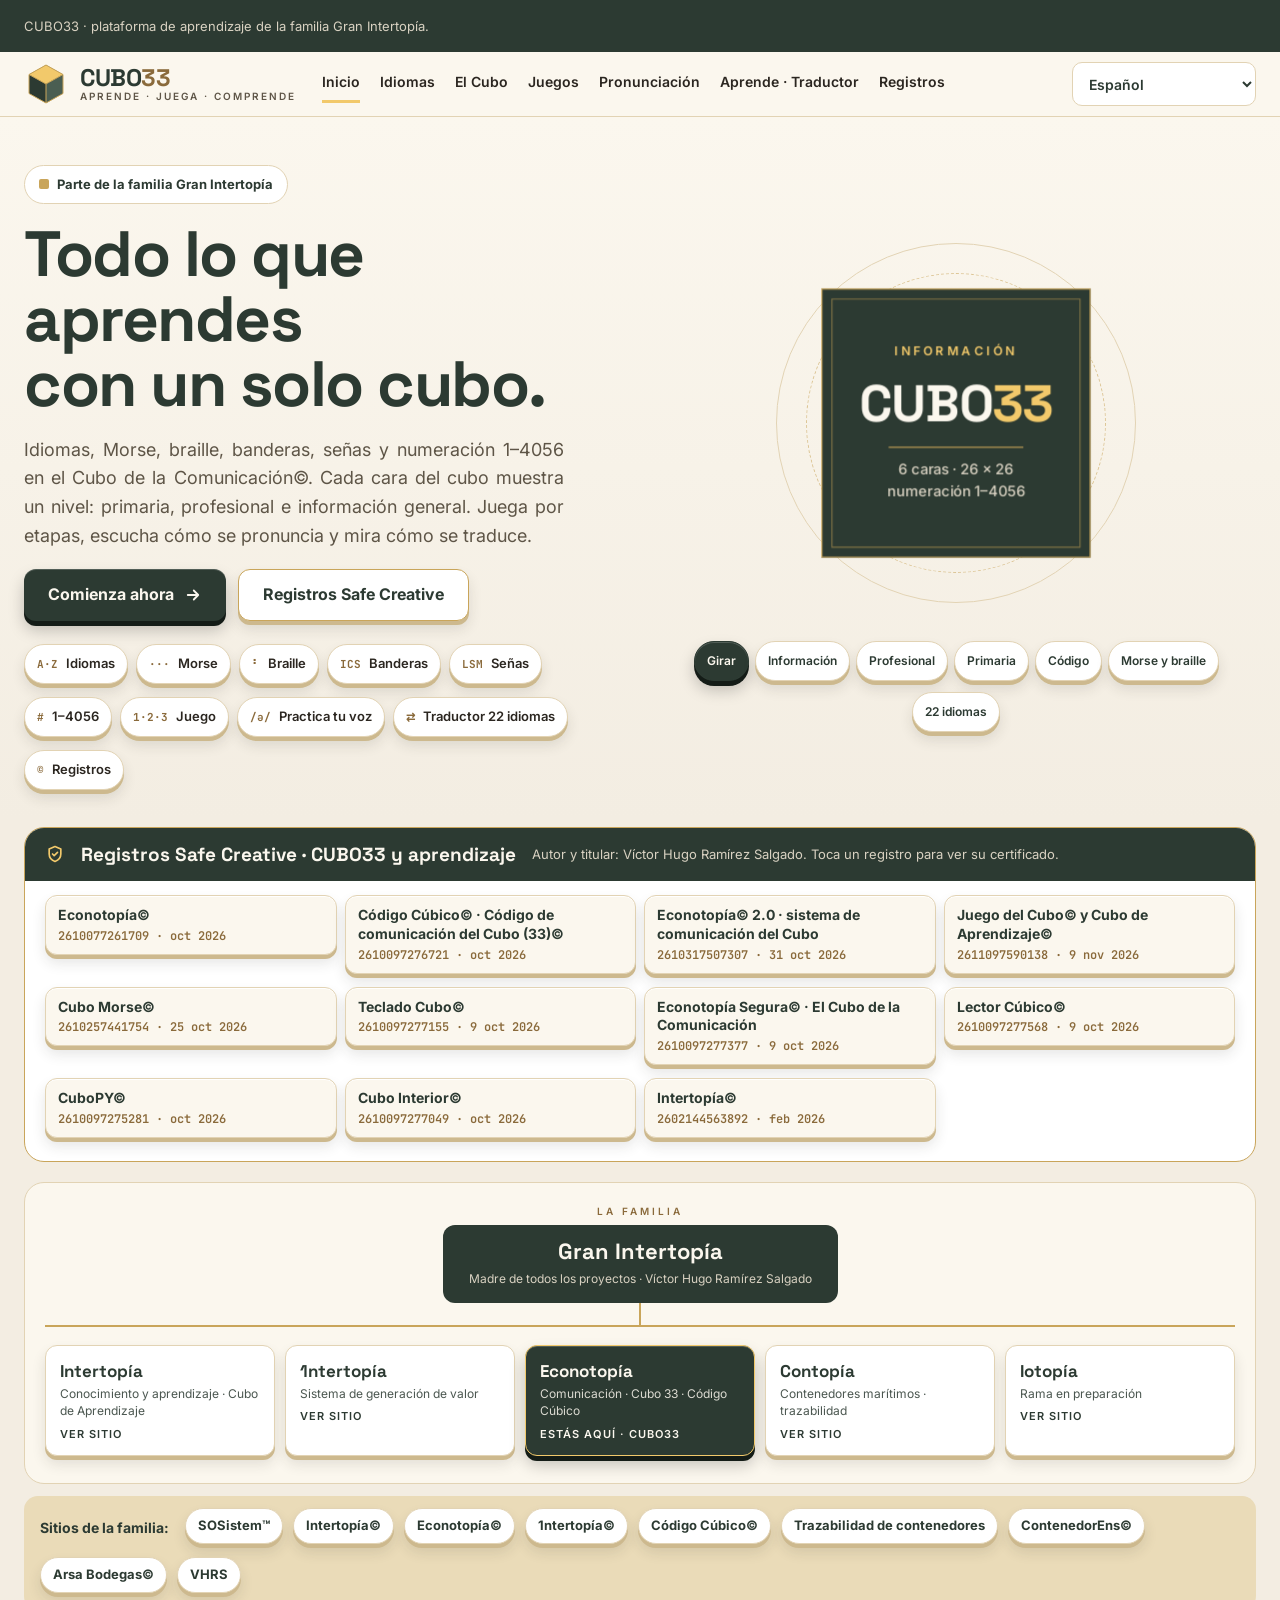
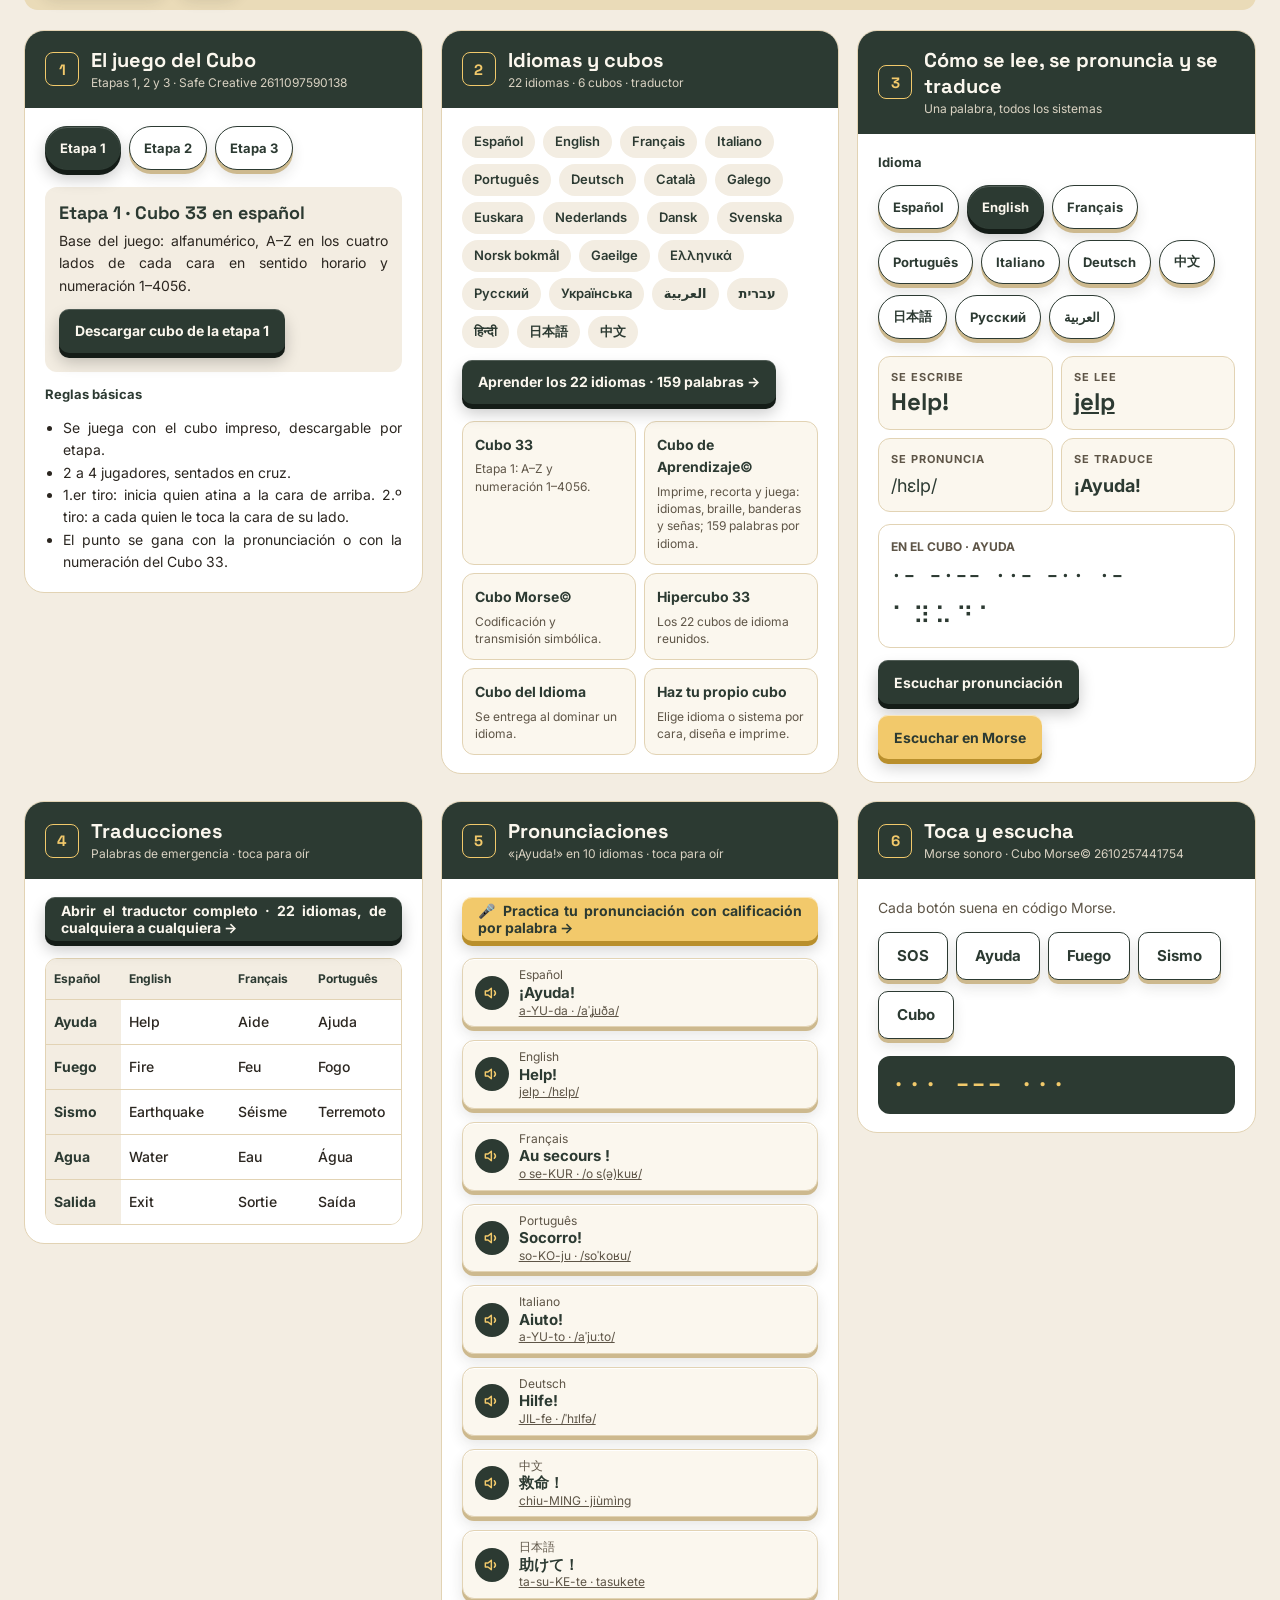
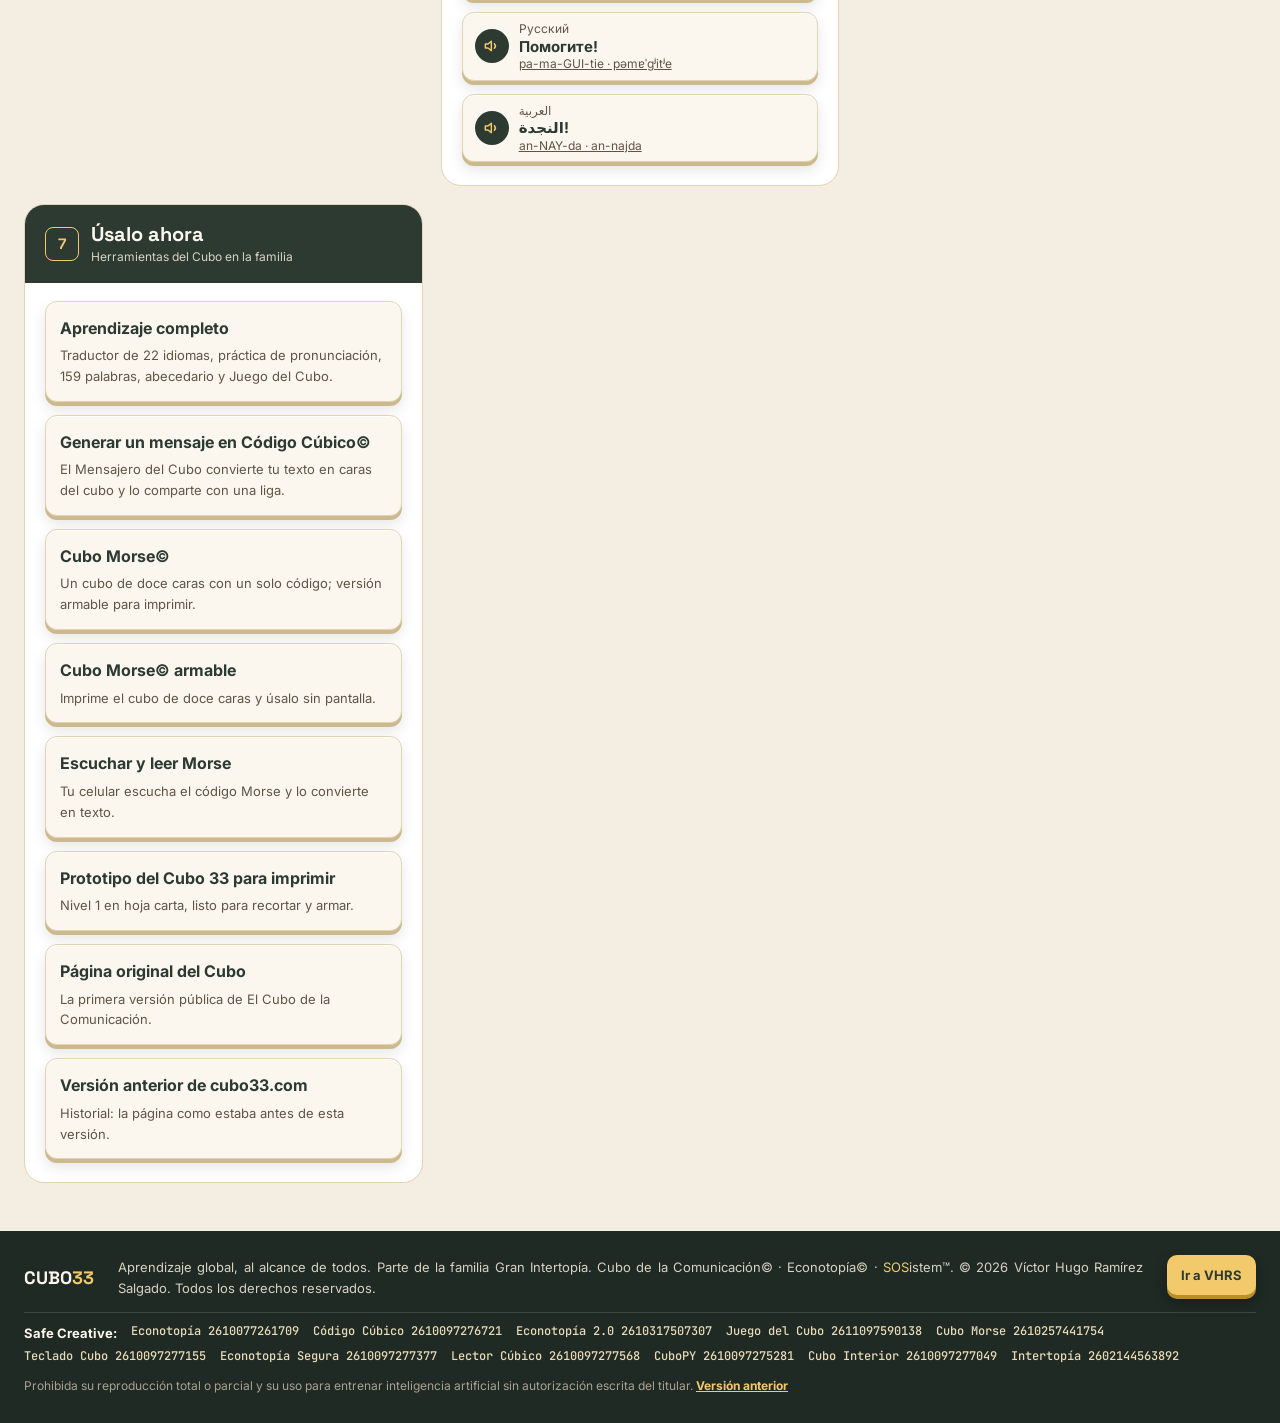
<file: index.html>
<!doctype html>
<html lang="es">
<head>
<meta charset="utf-8">
<meta name="viewport" content="width=device-width,initial-scale=1">
<title>CUBO33 · Aprende, juega y comprende con el Cubo de la Comunicación©</title>
<meta name="description" content="CUBO33: plataforma de aprendizaje del Cubo de la Comunicación©. Idiomas, Morse, braille, banderas, señas y numeración 1–4056 en un cubo de seis caras. Parte de la familia Gran Intertopía. Obra de Víctor Hugo Ramírez Salgado.">
<meta name="author" content="Víctor Hugo Ramírez Salgado">
<meta name="theme-color" content="#2C3A32">
<link rel="canonical" href="https://cubo33.com/">
<meta property="og:type" content="website"><meta property="og:url" content="https://cubo33.com/">
<meta property="og:title" content="CUBO33 · Todo lo que aprendes con un solo cubo"><meta property="og:description" content="CUBO33: plataforma de aprendizaje del Cubo de la Comunicación©. Idiomas, Morse, braille, banderas, señas y numeración 1–4056 en un cubo de seis caras. Parte de la familia Gran Intertopía. Obra de Víctor Hugo Ramírez Salgado.">
<meta name="twitter:card" content="summary">
<link rel="preconnect" href="https://fonts.googleapis.com"><link rel="preconnect" href="https://fonts.gstatic.com" crossorigin>
<link href="https://fonts.googleapis.com/css2?family=Inter:wght@400;500;600;700&family=Space+Grotesk:wght@500;600;700&family=JetBrains+Mono:wght@500;700&display=swap" rel="stylesheet">
<link rel="stylesheet" href="estilo.css?v=F3">
<script type="application/ld+json">{"@context": "https://schema.org", "@type": "WebSite", "name": "CUBO33 · El Cubo de la Comunicación©", "url": "https://cubo33.com/", "description": "CUBO33: plataforma de aprendizaje del Cubo de la Comunicación©. Idiomas, Morse, braille, banderas, señas y numeración 1–4056 en un cubo de seis caras. Parte de la familia Gran Intertopía. Obra de Víctor Hugo Ramírez Salgado.", "inLanguage": "es", "author": {"@type": "Person", "name": "Víctor Hugo Ramírez Salgado", "url": "https://victorhugoramirezsalgado.com"}, "copyrightHolder": {"@type": "Person", "name": "Víctor Hugo Ramírez Salgado"}, "copyrightYear": 2026}</script>
</head>
<body>
<div class="regreso" id="regreso" data-sin-origen>
<div class="cont">
<a class="btn-regresar" id="btn-regresar" href="https://victorhugoramirezsalgado.com"><svg width="16" height="16" viewBox="0 0 24 24" fill="none" stroke="currentColor" stroke-width="2.6" stroke-linecap="round" stroke-linejoin="round" aria-hidden="true"><path d="M15 18l-6-6 6-6"/></svg><span>Regresar a <span class="origen-nombre">VHRS</span></span></a>
<small class="con-origen">Abriste CUBO33 desde <span class="origen-nombre">VHRS</span>; esa página sigue abierta.</small>
<small class="sin-origen">CUBO33 · plataforma de aprendizaje de la familia Gran Intertopía.</small>
</div></div>

<header class="cab"><div class="cont">
<a class="logo" href="#inicio" aria-label="CUBO33 · Aprende. Juega. Comprende.">
<svg width="44" height="44" viewBox="0 0 44 44" aria-hidden="true"><path d="M22 3L39 12.5V31.5L22 41L5 31.5V12.5Z" fill="#2C3A32"/><path d="M22 3L39 12.5L22 22L5 12.5Z" fill="#F2C96B"/><path d="M22 22V41L39 31.5V12.5Z" fill="#4A5E52"/><path d="M22 3L39 12.5V31.5L22 41L5 31.5V12.5Z M22 22L39 12.5 M22 22L5 12.5 M22 22V41" fill="none" stroke="#C9A55A" stroke-width="1"/></svg>
<span><b>CUBO<span>33</span></b><small>APRENDE · JUEGA · COMPRENDE</small></span></a>
<nav class="menu" aria-label="Principal"><a href="#inicio">Inicio</a><a href="#idiomas">Idiomas</a><a href="#cubo">El Cubo</a><a href="#juego">Juegos</a><a href="#pronunciaciones">Pronunciación</a><a href="aprende/">Aprende · Traductor</a><a href="#registros">Registros</a></nav>
<label class="idioma"><span class="oculto">Idioma del sitio</span><select id="idioma" aria-label="Idioma"><option value="">Español</option>
<optgroup label="ONU"><option value="en">English</option><option value="fr">Français</option><option value="ar">العربية</option><option value="zh-CN">中文</option><option value="ru">Русский</option></optgroup>
<optgroup label="Europa"><option value="pt">Português</option><option value="de">Deutsch</option><option value="it">Italiano</option><option value="nl">Nederlands</option><option value="pl">Polski</option><option value="uk">Українська</option><option value="el">Ελληνικά</option><option value="sv">Svenska</option><option value="ro">Română</option><option value="ca">Català</option><option value="eu">Euskara</option><option value="gl">Galego</option></optgroup>
<optgroup label="Asia"><option value="ja">日本語</option><option value="ko">한국어</option><option value="hi">हिन्दी</option><option value="vi">Tiếng Việt</option><option value="th">ไทย</option><option value="id">Bahasa Indonesia</option><option value="tr">Türkçe</option><option value="he">עברית</option><option value="fa">فارسی</option></optgroup>
<optgroup label="Regionales"><option value="yua">Maya yucateco</option><option value="nhe">Náhuatl</option></optgroup></select></label>
</div></header>

<main id="inicio">
<section class="portada"><div class="cont">
<div class="texto">
<span class="sello"><i></i>Parte de la familia Gran Intertopía</span>
<h1 data-morse="CUBO 33" title="Toca para oír en Morse">Todo lo que aprendes<br>con un solo cubo.</h1>
<p class="lema">Idiomas, Morse, braille, banderas, señas y numeración 1–4056 en el Cubo de la Comunicación©. Cada cara del cubo muestra un nivel: primaria, profesional e información general. Juega por etapas, escucha cómo se pronuncia y mira cómo se traduce.</p>
<div class="acciones"><a class="b1" href="#juego">Comienza ahora <svg width="18" height="18" viewBox="0 0 24 24" fill="none" stroke="currentColor" stroke-width="2.4" stroke-linecap="round" stroke-linejoin="round" aria-hidden="true"><path d="M5 12h14M13 6l6 6-6 6"/></svg></a><a class="b2" href="#registros">Registros Safe Creative</a></div>
<div class="chips"><a href="#idiomas"><span>A·Z</span>Idiomas</a><a href="#morse"><span>···</span>Morse</a><a href="#como"><span>⠃</span>Braille</a><a href="#idiomas"><span>ICS</span>Banderas</a><a href="#idiomas"><span>LSM</span>Señas</a><a href="#cubo"><span>#</span>1–4056</a><a href="#juego"><span>1·2·3</span>Juego</a><a href="aprende/#pv"><span>/ə/</span>Practica tu voz</a><a href="aprende/#tr"><span>⇄</span>Traductor 22 idiomas</a><a href="#registros"><span>©</span>Registros</a></div>
</div>

<div class="escena-c" id="cubo">
<div class="escena">
<div class="aro" aria-hidden="true"></div><div class="aro b" aria-hidden="true"></div>
<div class="cubo gira" id="cubo33" role="img" aria-label="Cubo 33 girando; cada cara muestra un nivel del aprendizaje">
<div class="cara c1"><span class="et">INFORMACIÓN</span><b>CUBO<span>33</span></b><hr><small>6 caras · 26 × 26<br>numeración 1–4056</small></div>
<div class="cara c2"><div class="fila"><span class="et">PROFESIONAL</span><span class="mono" style="font-weight:700;font-size:10px;color:var(--verde)">CARA 1</span></div>
<svg viewBox="0 0 260 260" aria-hidden="true"><defs><pattern id="c33malla" width="10" height="10" patternUnits="userSpaceOnUse"><path d="M10 0H0V10" fill="none" stroke="#D8CBAE" stroke-width="0.6"/></pattern></defs><rect width="260" height="260" fill="url(#c33malla)" stroke="#2C3A32" stroke-width="1.2"/><rect x="60" y="0" width="10" height="10" fill="#2C3A32"/><rect x="170" y="0" width="10" height="10" fill="#2C3A32"/><rect x="170" y="40" width="10" height="10" fill="#C9A55A"/><rect x="120" y="80" width="10" height="10" fill="#2C3A32"/><rect x="210" y="80" width="10" height="10" fill="#C9A55A"/><rect x="60" y="140" width="10" height="10" fill="#2C3A32"/><rect x="140" y="170" width="10" height="10" fill="#C9A55A"/><rect x="250" y="180" width="10" height="10" fill="#2C3A32"/><rect x="70" y="200" width="10" height="10" fill="#C9A55A"/><rect x="30" y="230" width="10" height="10" fill="#2C3A32"/></svg>
<div class="pie-c"><span>A</span><span>(cara−1)×676 + (fila−1)×26 + col</span><span>Z</span></div></div>
<div class="cara c3"><div class="tit">PRIMARIA · APRENDE JUGANDO</div><div class="rej"><span class="v">A</span><span>B</span><span class="o">C</span><span>1</span><span class="m">2</span><span>3</span><span class="h">Hola</span><span class="br">⠓</span><span class="mo">·–</span></div></div>
<div class="cara c4"><span class="et">CÓDIGO DEL CUBO 33</span><pre>CUBO·33 ◇ KA3 ▸
L1 JB HU
L2 YQ JA
L3 KZ EF
L4 EU Y
◂ J06</pre><small>Firma: 3 inicio · 3 final</small></div>
<div class="cara c5"><span class="et">MORSE · BRAILLE</span><span class="mo">··· ––– ···</span><span class="br">⠎⠕⠎</span><small>SOS · toca y escucha</small></div>
<div class="cara c6"><span class="et">22 IDIOMAS</span><p>Hola · Hello<br>Bonjour · Olá<br>你好 · こんにちは<br>مرحبا · Привет</p></div>
</div></div>
<div class="caras" role="group" aria-label="Ver una cara del cubo">
<button class="pastilla" aria-pressed="true" data-cara="-1">Girar</button>
<button class="pastilla" aria-pressed="false" data-cara="0">Información</button>
<button class="pastilla" aria-pressed="false" data-cara="1">Profesional</button>
<button class="pastilla" aria-pressed="false" data-cara="2">Primaria</button>
<button class="pastilla" aria-pressed="false" data-cara="3">Código</button>
<button class="pastilla" aria-pressed="false" data-cara="4">Morse y braille</button>
<button class="pastilla" aria-pressed="false" data-cara="5">22 idiomas</button>
</div></div>
</div></section>

<div class="cont">
<section class="reg" id="registros"><div class="reg-cab">
<svg width="20" height="20" viewBox="0 0 24 24" fill="none" stroke="#F2C96B" stroke-width="2" stroke-linecap="round" stroke-linejoin="round" aria-hidden="true"><path d="M12 3l7 3v6c0 4.5-3 7.5-7 9-4-1.5-7-4.5-7-9V6l7-3z"/><path d="M9 12l2 2 4-4"/></svg>
<h2>Registros Safe Creative · CUBO33 y aprendizaje</h2><small>Autor y titular: Víctor Hugo Ramírez Salgado. Toca un registro para ver su certificado.</small></div>
<ul class="reg-lista"><li><a href="https://www.safecreative.org/work/2610077261709" target="_blank" rel="noopener"><b>Econotopía©</b><span>2610077261709 · oct 2026</span></a></li><li><a href="https://www.safecreative.org/work/2610097276721" target="_blank" rel="noopener"><b>Código Cúbico© · Código de comunicación del Cubo (33)©</b><span>2610097276721 · oct 2026</span></a></li><li><a href="https://www.safecreative.org/work/2610317507307" target="_blank" rel="noopener"><b>Econotopía© 2.0 · sistema de comunicación del Cubo</b><span>2610317507307 · 31 oct 2026</span></a></li><li><a href="https://www.safecreative.org/work/2611097590138" target="_blank" rel="noopener"><b>Juego del Cubo© y Cubo de Aprendizaje©</b><span>2611097590138 · 9 nov 2026</span></a></li><li><a href="https://www.safecreative.org/work/2610257441754" target="_blank" rel="noopener"><b>Cubo Morse©</b><span>2610257441754 · 25 oct 2026</span></a></li><li><a href="https://www.safecreative.org/work/2610097277155" target="_blank" rel="noopener"><b>Teclado Cubo©</b><span>2610097277155 · 9 oct 2026</span></a></li><li><a href="https://www.safecreative.org/work/2610097277377" target="_blank" rel="noopener"><b>Econotopía Segura© · El Cubo de la Comunicación</b><span>2610097277377 · 9 oct 2026</span></a></li><li><a href="https://www.safecreative.org/work/2610097277568" target="_blank" rel="noopener"><b>Lector Cúbico©</b><span>2610097277568 · 9 oct 2026</span></a></li><li><a href="https://www.safecreative.org/work/2610097275281" target="_blank" rel="noopener"><b>CuboPY©</b><span>2610097275281 · oct 2026</span></a></li><li><a href="https://www.safecreative.org/work/2610097277049" target="_blank" rel="noopener"><b>Cubo Interior©</b><span>2610097277049 · oct 2026</span></a></li><li><a href="https://www.safecreative.org/work/2602144563892" target="_blank" rel="noopener"><b>Intertopía©</b><span>2602144563892 · feb 2026</span></a></li></ul></section>

<section class="familia" id="familia" aria-label="Familia Gran Intertopía">
<span class="et" style="letter-spacing:3px">LA FAMILIA</span>
<div class="madre"><b>Gran Intertopía</b><small>Madre de todos los proyectos · Víctor Hugo Ramírez Salgado</small></div>
<div class="tronco" aria-hidden="true"></div>
<div class="hijos"><a href="https://xn--intertopa-n5a.com" target="_blank" rel="noopener"><b>Intertopía</b><span>Conocimiento y aprendizaje · Cubo de Aprendizaje</span><em>VER SITIO</em></a><a href="https://xn--1ntertopa-n5a.com" target="_blank" rel="noopener"><b>1ntertopía</b><span>Sistema de generación de valor</span><em>VER SITIO</em></a><a href="https://xn--econotopa-n5a.com" target="_blank" rel="noopener" class="aqui"><b>Econotopía</b><span>Comunicación · Cubo 33 · Código Cúbico</span><em>ESTÁS AQUÍ · CUBO33</em></a><a href="https://tcontenedores.com" target="_blank" rel="noopener"><b>Contopía</b><span>Contenedores marítimos · trazabilidad</span><em>VER SITIO</em></a><a href="https://victorhugoramirezsalgado.com" target="_blank" rel="noopener"><b>Iotopía</b><span>Rama en preparación</span><em>VER SITIO</em></a></div></section>

<nav class="sitios" aria-label="Sitios de la familia"><b>Sitios de la familia:</b><a href="https://sosistem.com" target="_blank" rel="noopener" data-sitio="sosistem">SOSistem™</a><a href="https://xn--intertopa-n5a.com" target="_blank" rel="noopener" data-sitio="intertopia">Intertopía©</a><a href="https://xn--econotopa-n5a.com" target="_blank" rel="noopener" data-sitio="econotopia">Econotopía©</a><a href="https://xn--1ntertopa-n5a.com" target="_blank" rel="noopener" data-sitio="unoint">1ntertopía©</a><a href="https://codigocubico.com" target="_blank" rel="noopener" data-sitio="codigocubico">Código Cúbico©</a><a href="https://tcontenedores.com" target="_blank" rel="noopener" data-sitio="tcontenedores">Trazabilidad de contenedores</a><a href="https://contenedorens.com" target="_blank" rel="noopener" data-sitio="contenedorens">ContenedorEns©</a><a href="https://arsabodegas.com" target="_blank" rel="noopener" data-sitio="arsa">Arsa Bodegas©</a><a href="https://victorhugoramirezsalgado.com" target="_blank" rel="noopener" data-sitio="vhrs">VHRS</a></nav>

<div class="cajas"><section class="caja" id="juego"><div class="caja-cab"><span class="n">1</span><div><h2>El juego del Cubo</h2><small>Etapas 1, 2 y 3 · Safe Creative 2611097590138</small></div></div><div class="caja-cuerpo"><div class="fila-b" role="tablist" aria-label="Etapas"><button class="pastilla g" role="tab" id="tab-e1" aria-controls="etapa-1" aria-selected="true" data-etapa="1">Etapa 1</button><button class="pastilla g" role="tab" id="tab-e2" aria-controls="etapa-2" aria-selected="false" data-etapa="2">Etapa 2</button><button class="pastilla g" role="tab" id="tab-e3" aria-controls="etapa-3" aria-selected="false" data-etapa="3">Etapa 3</button></div><div class="panel" role="tabpanel" id="etapa-1" aria-labelledby="tab-e1"><b>Etapa 1 · Cubo 33 en español</b><p>Base del juego: alfanumérico, A–Z en los cuatro lados de cada cara en sentido horario y numeración 1–4056.</p><p style="margin-top:12px"><a class="b-verde" href="https://sosistem.com/assets/cubo33-nivel1-prototipo-carta.pdf" target="_blank" rel="noopener">Descargar cubo de la etapa 1</a></p></div><div class="panel" role="tabpanel" id="etapa-2" aria-labelledby="tab-e2" hidden><b>Etapa 2 · La cara de tu idioma</b><p>La cara 6 cambia al idioma que elijas. Preguntas como «¿cómo se dice hola en inglés?».</p><p style="margin-top:12px"><span class="b-verde" aria-disabled="true">Cubo de la etapa 2: próximamente</span></p></div><div class="panel" role="tabpanel" id="etapa-3" aria-labelledby="tab-e3" hidden><b>Etapa 3 · Tablas de aprendizaje</b><p>Primaria con los 6 sistemas del cubo; secundaria con al menos 3 idiomas. Quien domina un idioma recibe su Cubo del Idioma.</p><p style="margin-top:12px"><span class="b-verde" aria-disabled="true">Cubo de la etapa 3: próximamente</span></p></div><b style="font-size:13px;color:var(--verde)">Reglas básicas</b><ul><li>Se juega con el cubo impreso, descargable por etapa.</li><li>2 a 4 jugadores, sentados en cruz.</li><li>1.er tiro: inicia quien atina a la cara de arriba. 2.º tiro: a cada quien le toca la cara de su lado.</li><li>El punto se gana con la pronunciación o con la numeración del Cubo 33.</li></ul></div></section><section class="caja" id="idiomas"><div class="caja-cab"><span class="n">2</span><div><h2>Idiomas y cubos</h2><small>22 idiomas · 6 cubos · traductor</small></div></div><div class="caja-cuerpo"><div class="fila-b"><span class="etiq">Español</span><span class="etiq">English</span><span class="etiq">Français</span><span class="etiq">Italiano</span><span class="etiq">Português</span><span class="etiq">Deutsch</span><span class="etiq">Català</span><span class="etiq">Galego</span><span class="etiq">Euskara</span><span class="etiq">Nederlands</span><span class="etiq">Dansk</span><span class="etiq">Svenska</span><span class="etiq">Norsk bokmål</span><span class="etiq">Gaeilge</span><span class="etiq">Ελληνικά</span><span class="etiq">Русский</span><span class="etiq">Українська</span><span class="etiq">العربية</span><span class="etiq">עברית</span><span class="etiq">हिन्दी</span><span class="etiq">日本語</span><span class="etiq">中文</span></div><p style="margin:0"><a class="b-verde" href="aprende/#pa">Aprender los 22 idiomas · 159 palabras →</a></p><div class="mini"><div><b>Cubo 33</b><span>Etapa 1: A–Z y numeración 1–4056.</span></div><div><b>Cubo de Aprendizaje©</b><span>Imprime, recorta y juega: idiomas, braille, banderas y señas; 159 palabras por idioma.</span></div><div><b>Cubo Morse©</b><span>Codificación y transmisión simbólica.</span></div><div><b>Hipercubo 33</b><span>Los 22 cubos de idioma reunidos.</span></div><div><b>Cubo del Idioma</b><span>Se entrega al dominar un idioma.</span></div><div><b>Haz tu propio cubo</b><span>Elige idioma o sistema por cara, diseña e imprime.</span></div></div></div></section><section class="caja" id="como"><div class="caja-cab"><span class="n">3</span><div><h2>Cómo se lee, se pronuncia y se traduce</h2><small>Una palabra, todos los sistemas</small></div></div><div class="caja-cuerpo"><b style="font-size:13px;color:var(--verde)">Idioma</b><div class="fila-b"><button class="pastilla g" aria-pressed="false" data-lang="es" data-texto="¡Ayuda!" data-lectura="a-YU-da" data-ipa="/aˈʝuða/" data-voz="es-MX">Español</button><button class="pastilla g" aria-pressed="true" data-lang="en" data-texto="Help!" data-lectura="jelp" data-ipa="/hɛlp/" data-voz="en-US">English</button><button class="pastilla g" aria-pressed="false" data-lang="fr" data-texto="Au secours !" data-lectura="o se-KUR" data-ipa="/o s(ə)kuʁ/" data-voz="fr-FR">Français</button><button class="pastilla g" aria-pressed="false" data-lang="pt" data-texto="Socorro!" data-lectura="so-KO-ju" data-ipa="/soˈkoʁu/" data-voz="pt-BR">Português</button><button class="pastilla g" aria-pressed="false" data-lang="it" data-texto="Aiuto!" data-lectura="a-YU-to" data-ipa="/aˈjuːto/" data-voz="it-IT">Italiano</button><button class="pastilla g" aria-pressed="false" data-lang="de" data-texto="Hilfe!" data-lectura="JIL-fe" data-ipa="/ˈhɪlfə/" data-voz="de-DE">Deutsch</button><button class="pastilla g" aria-pressed="false" data-lang="zh" data-texto="救命！" data-lectura="chiu-MING" data-ipa="jiùmìng" data-voz="zh-CN">中文</button><button class="pastilla g" aria-pressed="false" data-lang="ja" data-texto="助けて！" data-lectura="ta-su-KE-te" data-ipa="tasukete" data-voz="ja-JP">日本語</button><button class="pastilla g" aria-pressed="false" data-lang="ru" data-texto="Помогите!" data-lectura="pa-ma-GUI-tie" data-ipa="pəmɐˈɡʲitʲe" data-voz="ru-RU">Русский</button><button class="pastilla g" aria-pressed="false" data-lang="ar" data-texto="النجدة!" data-lectura="an-NAY-da" data-ipa="an-najda" data-voz="ar-SA">العربية</button></div><div class="mini"><div class="dato"><small>SE ESCRIBE</small><b id="sel-escrito">Help!</b></div><div class="dato"><small>SE LEE</small><b class="s" id="sel-lectura">jelp</b></div><div class="dato"><small>SE PRONUNCIA</small><span style="font-size:18px;color:var(--verde)" id="sel-ipa">/hɛlp/</span></div><div class="dato"><small>SE TRADUCE</small><span style="font-size:18px;font-weight:700;color:var(--verde)">¡Ayuda!</span></div></div><div class="cubo-ayuda"><small style="font-size:12px;font-weight:700;color:var(--mut)">EN EL CUBO · AYUDA</small><span class="mono" style="font-weight:700;font-size:18px;letter-spacing:2px;color:var(--verde)">·– –·–– ··– –·· ·–</span><span style="font-size:24px;letter-spacing:4px;color:var(--verde)">⠁⠽⠥⠙⠁</span></div><div class="fila-b"><button class="b-verde" id="hablar-sel">Escuchar pronunciación</button><button class="b-mostaza" data-morse="AYUDA">Escuchar en Morse</button></div></div></section><section class="caja" id="traducciones"><div class="caja-cab"><span class="n">4</span><div><h2>Traducciones</h2><small>Palabras de emergencia · toca para oír</small></div></div><div class="caja-cuerpo"><p style="margin:0"><a class="b-verde" href="aprende/#tr">Abrir el traductor completo · 22 idiomas, de cualquiera a cualquiera →</a></p><div class="tabla"><table><thead><tr><th scope="col">Español</th><th scope="col">English</th><th scope="col">Français</th><th scope="col">Português</th><th scope="col">Italiano</th><th scope="col">Deutsch</th></tr></thead><tbody><tr><td><button data-decir="Ayuda" data-voz="es-MX">Ayuda</button></td><td><button data-decir="Help" data-voz="en-US">Help</button></td><td><button data-decir="Aide" data-voz="fr-FR">Aide</button></td><td><button data-decir="Ajuda" data-voz="pt-BR">Ajuda</button></td><td><button data-decir="Aiuto" data-voz="it-IT">Aiuto</button></td><td><button data-decir="Hilfe" data-voz="de-DE">Hilfe</button></td></tr><tr><td><button data-decir="Fuego" data-voz="es-MX">Fuego</button></td><td><button data-decir="Fire" data-voz="en-US">Fire</button></td><td><button data-decir="Feu" data-voz="fr-FR">Feu</button></td><td><button data-decir="Fogo" data-voz="pt-BR">Fogo</button></td><td><button data-decir="Fuoco" data-voz="it-IT">Fuoco</button></td><td><button data-decir="Feuer" data-voz="de-DE">Feuer</button></td></tr><tr><td><button data-decir="Sismo" data-voz="es-MX">Sismo</button></td><td><button data-decir="Earthquake" data-voz="en-US">Earthquake</button></td><td><button data-decir="Séisme" data-voz="fr-FR">Séisme</button></td><td><button data-decir="Terremoto" data-voz="pt-BR">Terremoto</button></td><td><button data-decir="Terremoto" data-voz="it-IT">Terremoto</button></td><td><button data-decir="Erdbeben" data-voz="de-DE">Erdbeben</button></td></tr><tr><td><button data-decir="Agua" data-voz="es-MX">Agua</button></td><td><button data-decir="Water" data-voz="en-US">Water</button></td><td><button data-decir="Eau" data-voz="fr-FR">Eau</button></td><td><button data-decir="Água" data-voz="pt-BR">Água</button></td><td><button data-decir="Acqua" data-voz="it-IT">Acqua</button></td><td><button data-decir="Wasser" data-voz="de-DE">Wasser</button></td></tr><tr><td><button data-decir="Salida" data-voz="es-MX">Salida</button></td><td><button data-decir="Exit" data-voz="en-US">Exit</button></td><td><button data-decir="Sortie" data-voz="fr-FR">Sortie</button></td><td><button data-decir="Saída" data-voz="pt-BR">Saída</button></td><td><button data-decir="Uscita" data-voz="it-IT">Uscita</button></td><td><button data-decir="Ausgang" data-voz="de-DE">Ausgang</button></td></tr></tbody></table></div></div></section><section class="caja" id="pronunciaciones"><div class="caja-cab"><span class="n">5</span><div><h2>Pronunciaciones</h2><small>«¡Ayuda!» en 10 idiomas · toca para oír</small></div></div><div class="caja-cuerpo"><p style="margin:0"><a class="b-mostaza" href="aprende/#pv">🎤 Practica tu pronunciación con calificación por palabra →</a></p><div class="voces"><button data-decir="¡Ayuda!" data-voz="es-MX"><i><svg width="16" height="16" viewBox="0 0 24 24" fill="none" stroke="currentColor" stroke-width="2.2" stroke-linecap="round" stroke-linejoin="round" aria-hidden="true"><path d="M11 5L6 9H2v6h4l5 4V5z"/><path d="M15.5 8.5a5 5 0 010 7"/></svg></i><span>Español<b>¡Ayuda!</b><u>a-YU-da · /aˈʝuða/</u></span></button><button data-decir="Help!" data-voz="en-US"><i><svg width="16" height="16" viewBox="0 0 24 24" fill="none" stroke="currentColor" stroke-width="2.2" stroke-linecap="round" stroke-linejoin="round" aria-hidden="true"><path d="M11 5L6 9H2v6h4l5 4V5z"/><path d="M15.5 8.5a5 5 0 010 7"/></svg></i><span>English<b>Help!</b><u>jelp · /hɛlp/</u></span></button><button data-decir="Au secours !" data-voz="fr-FR"><i><svg width="16" height="16" viewBox="0 0 24 24" fill="none" stroke="currentColor" stroke-width="2.2" stroke-linecap="round" stroke-linejoin="round" aria-hidden="true"><path d="M11 5L6 9H2v6h4l5 4V5z"/><path d="M15.5 8.5a5 5 0 010 7"/></svg></i><span>Français<b>Au secours !</b><u>o se-KUR · /o s(ə)kuʁ/</u></span></button><button data-decir="Socorro!" data-voz="pt-BR"><i><svg width="16" height="16" viewBox="0 0 24 24" fill="none" stroke="currentColor" stroke-width="2.2" stroke-linecap="round" stroke-linejoin="round" aria-hidden="true"><path d="M11 5L6 9H2v6h4l5 4V5z"/><path d="M15.5 8.5a5 5 0 010 7"/></svg></i><span>Português<b>Socorro!</b><u>so-KO-ju · /soˈkoʁu/</u></span></button><button data-decir="Aiuto!" data-voz="it-IT"><i><svg width="16" height="16" viewBox="0 0 24 24" fill="none" stroke="currentColor" stroke-width="2.2" stroke-linecap="round" stroke-linejoin="round" aria-hidden="true"><path d="M11 5L6 9H2v6h4l5 4V5z"/><path d="M15.5 8.5a5 5 0 010 7"/></svg></i><span>Italiano<b>Aiuto!</b><u>a-YU-to · /aˈjuːto/</u></span></button><button data-decir="Hilfe!" data-voz="de-DE"><i><svg width="16" height="16" viewBox="0 0 24 24" fill="none" stroke="currentColor" stroke-width="2.2" stroke-linecap="round" stroke-linejoin="round" aria-hidden="true"><path d="M11 5L6 9H2v6h4l5 4V5z"/><path d="M15.5 8.5a5 5 0 010 7"/></svg></i><span>Deutsch<b>Hilfe!</b><u>JIL-fe · /ˈhɪlfə/</u></span></button><button data-decir="救命！" data-voz="zh-CN"><i><svg width="16" height="16" viewBox="0 0 24 24" fill="none" stroke="currentColor" stroke-width="2.2" stroke-linecap="round" stroke-linejoin="round" aria-hidden="true"><path d="M11 5L6 9H2v6h4l5 4V5z"/><path d="M15.5 8.5a5 5 0 010 7"/></svg></i><span>中文<b>救命！</b><u>chiu-MING · jiùmìng</u></span></button><button data-decir="助けて！" data-voz="ja-JP"><i><svg width="16" height="16" viewBox="0 0 24 24" fill="none" stroke="currentColor" stroke-width="2.2" stroke-linecap="round" stroke-linejoin="round" aria-hidden="true"><path d="M11 5L6 9H2v6h4l5 4V5z"/><path d="M15.5 8.5a5 5 0 010 7"/></svg></i><span>日本語<b>助けて！</b><u>ta-su-KE-te · tasukete</u></span></button><button data-decir="Помогите!" data-voz="ru-RU"><i><svg width="16" height="16" viewBox="0 0 24 24" fill="none" stroke="currentColor" stroke-width="2.2" stroke-linecap="round" stroke-linejoin="round" aria-hidden="true"><path d="M11 5L6 9H2v6h4l5 4V5z"/><path d="M15.5 8.5a5 5 0 010 7"/></svg></i><span>Русский<b>Помогите!</b><u>pa-ma-GUI-tie · pəmɐˈɡʲitʲe</u></span></button><button data-decir="النجدة!" data-voz="ar-SA"><i><svg width="16" height="16" viewBox="0 0 24 24" fill="none" stroke="currentColor" stroke-width="2.2" stroke-linecap="round" stroke-linejoin="round" aria-hidden="true"><path d="M11 5L6 9H2v6h4l5 4V5z"/><path d="M15.5 8.5a5 5 0 010 7"/></svg></i><span>العربية<b>النجدة!</b><u>an-NAY-da · an-najda</u></span></button></div></div></section><section class="caja" id="morse"><div class="caja-cab"><span class="n">6</span><div><h2>Toca y escucha</h2><small>Morse sonoro · Cubo Morse© 2610257441754</small></div></div><div class="caja-cuerpo"><p style="margin:0;font-size:14px;color:var(--mut)">Cada botón suena en código Morse.</p><div class="fila-b"><button class="morse-b" data-morse="SOS">SOS</button><button class="morse-b" data-morse="Ayuda">Ayuda</button><button class="morse-b" data-morse="Fuego">Fuego</button><button class="morse-b" data-morse="Sismo">Sismo</button><button class="morse-b" data-morse="Cubo">Cubo</button></div><div class="morse-salida" id="morse" aria-live="polite">··· ––– ···</div></div></section><section class="caja" id="usar"><div class="caja-cab"><span class="n">7</span><div><h2>Úsalo ahora</h2><small>Herramientas del Cubo en la familia</small></div></div><div class="caja-cuerpo"><div class="usar"><a href="aprende/"><b>Aprendizaje completo</b><span>Traductor de 22 idiomas, práctica de pronunciación, 159 palabras, abecedario y Juego del Cubo.</span></a><a href="https://sosistem.com/#mensajero" target="_blank" rel="noopener"><b>Generar un mensaje en Código Cúbico©</b><span>El Mensajero del Cubo convierte tu texto en caras del cubo y lo comparte con una liga.</span></a><a href="https://sosistem.com/#cubo-morse" target="_blank" rel="noopener"><b>Cubo Morse©</b><span>Un cubo de doce caras con un solo código; versión armable para imprimir.</span></a><a href="https://sosistem.com/assets/cubo-morse-armable.pdf" target="_blank" rel="noopener"><b>Cubo Morse© armable</b><span>Imprime el cubo de doce caras y úsalo sin pantalla.</span></a><a href="https://sosistem.com/#receptor" target="_blank" rel="noopener"><b>Escuchar y leer Morse</b><span>Tu celular escucha el código Morse y lo convierte en texto.</span></a><a href="https://sosistem.com/assets/cubo33-nivel1-prototipo-carta.pdf" target="_blank" rel="noopener"><b>Prototipo del Cubo 33 para imprimir</b><span>Nivel 1 en hoja carta, listo para recortar y armar.</span></a><a href="https://victorhugoramirezsalgado-boop.github.io/Econotop-a-cubo/" target="_blank" rel="noopener"><b>Página original del Cubo</b><span>La primera versión pública de El Cubo de la Comunicación.</span></a><a href="anterior/"><b>Versión anterior de cubo33.com</b><span>Historial: la página como estaba antes de esta versión.</span></a></div></div></section></div>
</div>
</main>

<footer class="pie"><div class="cont">
<div class="f1"><span class="marca" data-morse="CUBO 33">CUBO<span>33</span></span>
<p>Aprendizaje global, al alcance de todos. Parte de la familia Gran Intertopía. Cubo de la Comunicación© · Econotopía© · <span class="sos">SOS</span>istem™. © 2026 Víctor Hugo Ramírez Salgado. Todos los derechos reservados.</p>
<a class="btn-pie" id="pie-regresar" href="https://victorhugoramirezsalgado.com">Ir a VHRS</a></div>
<div class="f2"><b style="color:var(--crema)">Safe Creative:</b><a href="https://www.safecreative.org/work/2610077261709" target="_blank" rel="noopener">Econotopía 2610077261709</a><a href="https://www.safecreative.org/work/2610097276721" target="_blank" rel="noopener">Código Cúbico 2610097276721</a><a href="https://www.safecreative.org/work/2610317507307" target="_blank" rel="noopener">Econotopía 2.0 2610317507307</a><a href="https://www.safecreative.org/work/2611097590138" target="_blank" rel="noopener">Juego del Cubo 2611097590138</a><a href="https://www.safecreative.org/work/2610257441754" target="_blank" rel="noopener">Cubo Morse 2610257441754</a><a href="https://www.safecreative.org/work/2610097277155" target="_blank" rel="noopener">Teclado Cubo 2610097277155</a><a href="https://www.safecreative.org/work/2610097277377" target="_blank" rel="noopener">Econotopía Segura 2610097277377</a><a href="https://www.safecreative.org/work/2610097277568" target="_blank" rel="noopener">Lector Cúbico 2610097277568</a><a href="https://www.safecreative.org/work/2610097275281" target="_blank" rel="noopener">CuboPY 2610097275281</a><a href="https://www.safecreative.org/work/2610097277049" target="_blank" rel="noopener">Cubo Interior 2610097277049</a><a href="https://www.safecreative.org/work/2602144563892" target="_blank" rel="noopener">Intertopía 2602144563892</a></div>
<p class="legal">Prohibida su reproducción total o parcial y su uso para entrenar inteligencia artificial sin autorización escrita del titular. <a href="anterior/">Versión anterior</a></p>
</div></footer>
<script src="sitio.js?v=F3"></script>
</body>
</html>
</file>
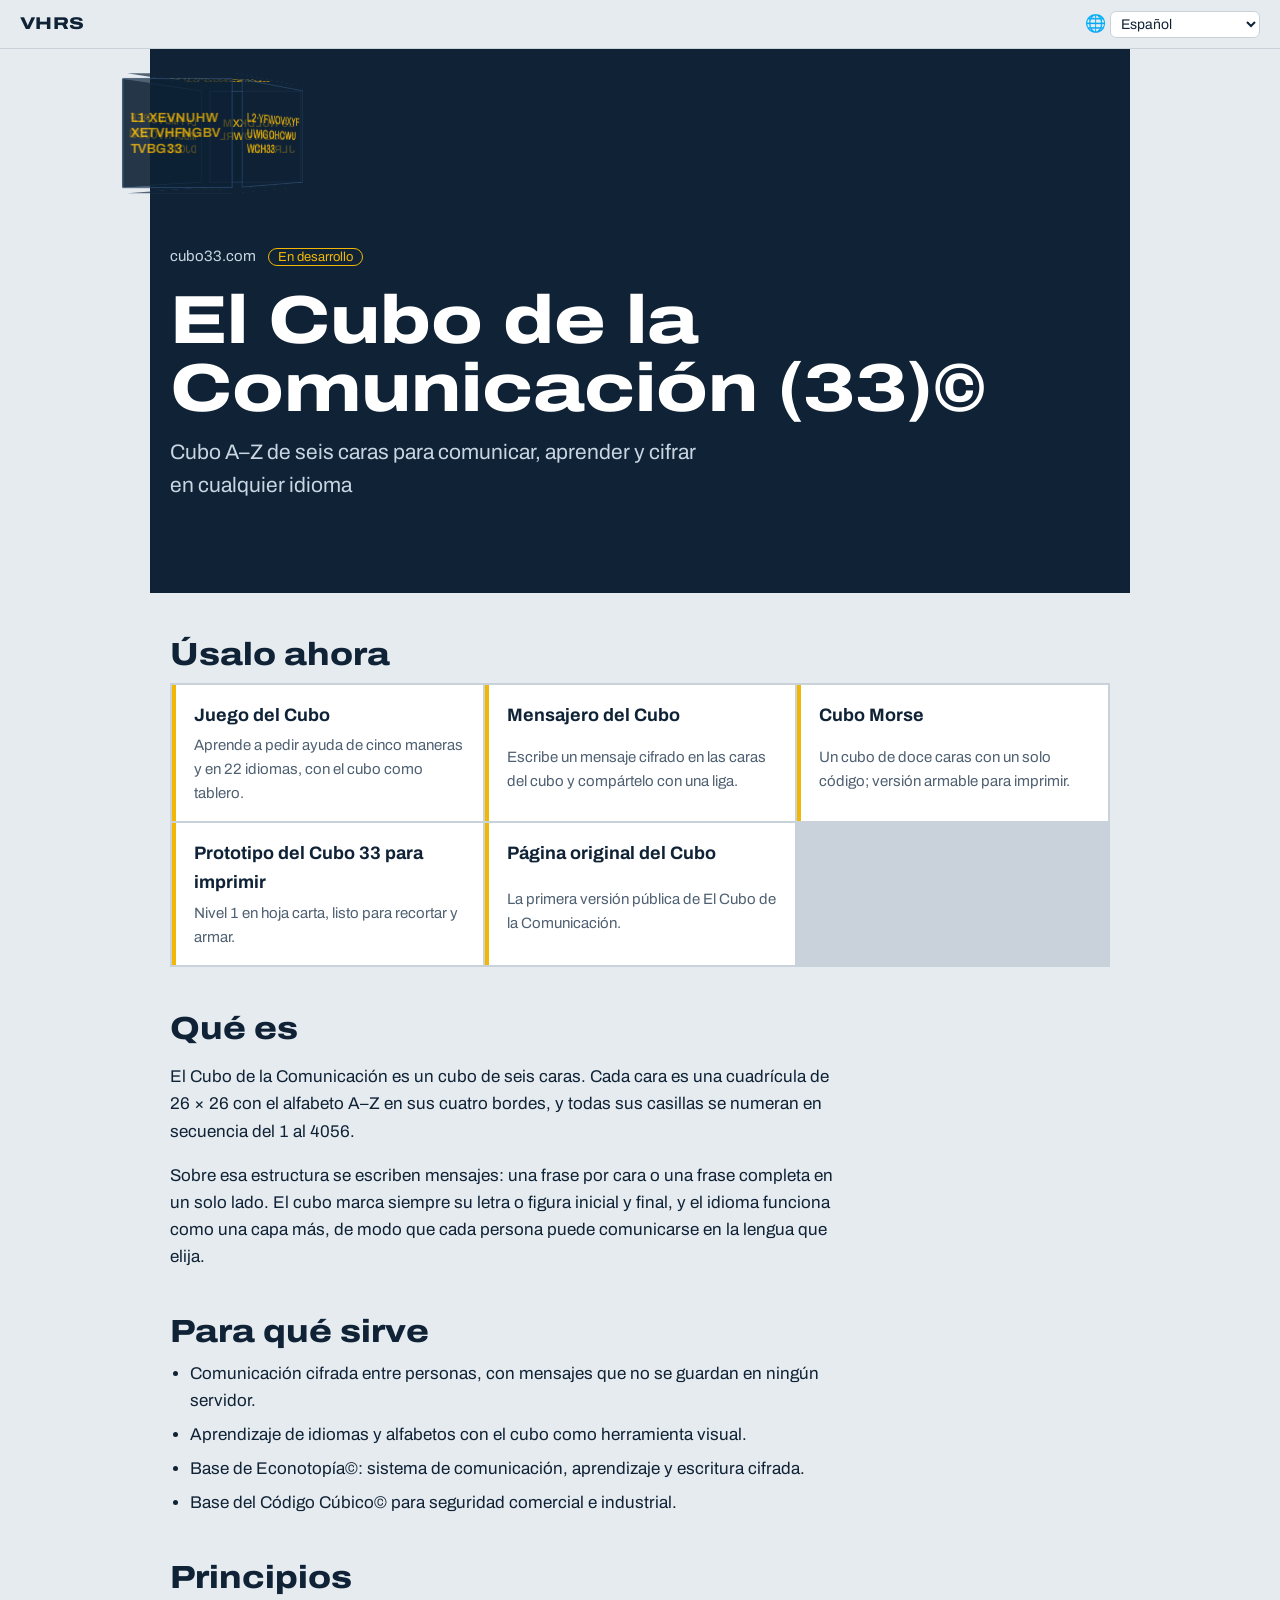
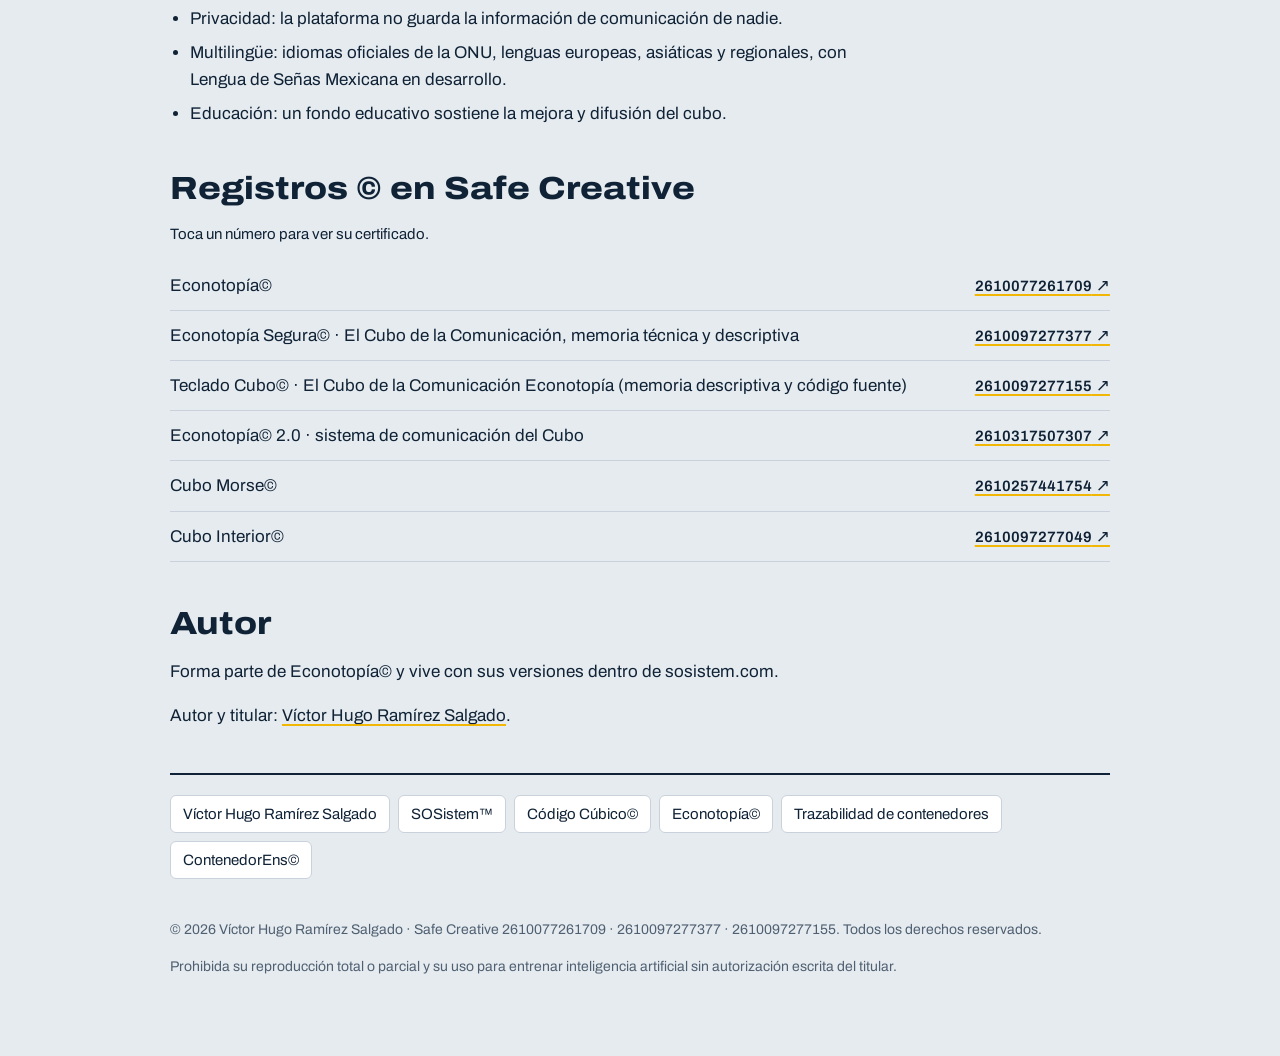
<file: anterior/index.html>
<!doctype html>
<html lang="es">
<head>
<meta charset="utf-8">
<meta name="viewport" content="width=device-width,initial-scale=1">
<title>El Cubo de la Comunicación (33)©</title>
<meta name="description" content="El Cubo de la Comunicación (33)©: cubo de seis caras con cuadrícula 26×26, alfabeto A–Z en los cuatro bordes y numeración 1–4056. Base de Econotopía©. Obra de Víctor Hugo Ramírez Salgado.">
<meta name="author" content="Víctor Hugo Ramírez Salgado">
<link rel="canonical" href="https://cubo33.com/anterior/"><meta name="robots" content="noindex">
<meta property="og:type" content="website"><meta property="og:url" content="https://cubo33.com/">
<meta property="og:title" content="El Cubo de la Comunicación (33)©"><meta property="og:description" content="Cubo A–Z de seis caras para comunicar, aprender y cifrar en cualquier idioma">
<meta name="twitter:card" content="summary">
<link rel="preconnect" href="https://fonts.googleapis.com"><link href="https://fonts.googleapis.com/css2?family=Archivo:wdth,wght@100..125,400..800&display=swap" rel="stylesheet">
<link rel="stylesheet" href="estilo.css">
<script type="application/ld+json">{"@context": "https://schema.org", "@type": "CreativeWork", "name": "El Cubo de la Comunicación (33)©", "description": "El Cubo de la Comunicación (33)©: cubo de seis caras con cuadrícula 26×26, alfabeto A–Z en los cuatro bordes y numeración 1–4056. Base de Econotopía©. Obra de Víctor Hugo Ramírez Salgado.", "url": "https://cubo33.com/", "author": {"@type": "Person", "name": "Víctor Hugo Ramírez Salgado", "url": "https://victorhugoramirezsalgado.com"}, "copyrightHolder": {"@type": "Person", "name": "Víctor Hugo Ramírez Salgado"}, "copyrightYear": 2026, "inLanguage": "es"}</script>
</head>
<body>
<header class="barra">
  <a class="marca" href="https://victorhugoramirezsalgado.com" title="Panel del autor">VHRS</a>
  <label class="idioma">🌐 <select id="idioma" aria-label="Idioma"><option value="">Español</option>
<optgroup label="ONU"><option value="en">English</option><option value="fr">Français</option><option value="ar">العربية</option><option value="zh-CN">中文</option><option value="ru">Русский</option></optgroup>
<optgroup label="Europa"><option value="pt">Português</option><option value="de">Deutsch</option><option value="it">Italiano</option><option value="nl">Nederlands</option><option value="pl">Polski</option><option value="uk">Українська</option><option value="el">Ελληνικά</option><option value="sv">Svenska</option><option value="ro">Română</option><option value="ca">Català</option><option value="eu">Euskara</option><option value="gl">Galego</option></optgroup>
<optgroup label="Asia"><option value="ja">日本語</option><option value="ko">한국어</option><option value="hi">हिन्दी</option><option value="vi">Tiếng Việt</option><option value="th">ไทย</option><option value="id">Bahasa Indonesia</option><option value="tr">Türkçe</option><option value="he">עברית</option><option value="fa">فارسی</option></optgroup>
<optgroup label="Regionales"><option value="yua">Maya yucateco</option><option value="nhe">Náhuatl</option></optgroup></select></label>
</header>
<main data-nombre="El Cubo de la Comunicación (33)©">
  <section class="portada">
    <div class="esc"><div class="cubo"><div class="cara"></div><div class="cara"></div><div class="cara"></div><div class="cara"></div><div class="cara"></div><div class="cara"></div></div></div>
    <p><code>cubo33.com</code> <span class="estatus dev">En desarrollo</span></p>
    <h1 data-morse="CUBO 33" title="Toca para oír en Morse">El Cubo de la Comunicación (33)©</h1>
    <p class="lema">Cubo A–Z de seis caras para comunicar, aprender y cifrar en cualquier idioma</p>
    <p class="morse-linea" id="morse" aria-live="polite"></p>
  </section>
  <section class="usar"><h2>Úsalo ahora</h2><div class="herr"><a class="herr-i" href="https://sosistem.com/#aprende" target="_blank" rel="noopener"><b>Juego del Cubo</b><span>Aprende a pedir ayuda de cinco maneras y en 22 idiomas, con el cubo como tablero.</span></a><a class="herr-i" href="https://sosistem.com/#mensajero" target="_blank" rel="noopener"><b>Mensajero del Cubo</b><span>Escribe un mensaje cifrado en las caras del cubo y compártelo con una liga.</span></a><a class="herr-i" href="https://sosistem.com/#cubo-morse" target="_blank" rel="noopener"><b>Cubo Morse</b><span>Un cubo de doce caras con un solo código; versión armable para imprimir.</span></a><a class="herr-i" href="https://sosistem.com/assets/cubo33-nivel1-prototipo-carta.pdf" target="_blank" rel="noopener"><b>Prototipo del Cubo 33 para imprimir</b><span>Nivel 1 en hoja carta, listo para recortar y armar.</span></a><a class="herr-i" href="https://victorhugoramirezsalgado-boop.github.io/Econotop-a-cubo/" target="_blank" rel="noopener"><b>Página original del Cubo</b><span>La primera versión pública de El Cubo de la Comunicación.</span></a></div></section>
  <section><h2>Qué es</h2><p>El Cubo de la Comunicación es un cubo de seis caras. Cada cara es una cuadrícula de 26 × 26 con el alfabeto A–Z en sus cuatro bordes, y todas sus casillas se numeran en secuencia del 1 al 4056.</p><p>Sobre esa estructura se escriben mensajes: una frase por cara o una frase completa en un solo lado. El cubo marca siempre su letra o figura inicial y final, y el idioma funciona como una capa más, de modo que cada persona puede comunicarse en la lengua que elija.</p></section><section><h2>Para qué sirve</h2><ul class="puntos"><li>Comunicación cifrada entre personas, con mensajes que no se guardan en ningún servidor.</li><li>Aprendizaje de idiomas y alfabetos con el cubo como herramienta visual.</li><li>Base de Econotopía©: sistema de comunicación, aprendizaje y escritura cifrada.</li><li>Base del Código Cúbico© para seguridad comercial e industrial.</li></ul></section><section><h2>Principios</h2><ul class="puntos"><li>Privacidad: la plataforma no guarda la información de comunicación de nadie.</li><li>Multilingüe: idiomas oficiales de la ONU, lenguas europeas, asiáticas y regionales, con Lengua de Señas Mexicana en desarrollo.</li><li>Educación: un fondo educativo sostiene la mejora y difusión del cubo.</li></ul></section>
  <section><h2>Registros © en Safe Creative</h2>
    <p class="nota">Toca un número para ver su certificado.</p>
    <ul class="tabla"><li><span>Econotopía©</span><a href="https://www.safecreative.org/work/2610077261709" target="_blank" rel="noopener"><code>2610077261709</code> ↗</a></li><li><span>Econotopía Segura© · El Cubo de la Comunicación, memoria técnica y descriptiva</span><a href="https://www.safecreative.org/work/2610097277377" target="_blank" rel="noopener"><code>2610097277377</code> ↗</a></li><li><span>Teclado Cubo© · El Cubo de la Comunicación Econotopía (memoria descriptiva y código fuente)</span><a href="https://www.safecreative.org/work/2610097277155" target="_blank" rel="noopener"><code>2610097277155</code> ↗</a></li><li><span>Econotopía© 2.0 · sistema de comunicación del Cubo</span><a href="https://www.safecreative.org/work/2610317507307" target="_blank" rel="noopener"><code>2610317507307</code> ↗</a></li><li><span>Cubo Morse©</span><a href="https://www.safecreative.org/work/2610257441754" target="_blank" rel="noopener"><code>2610257441754</code> ↗</a></li><li><span>Cubo Interior©</span><a href="https://www.safecreative.org/work/2610097277049" target="_blank" rel="noopener"><code>2610097277049</code> ↗</a></li></ul></section>
  <section><h2>Autor</h2>
    <p>Forma parte de Econotopía© y vive con sus versiones dentro de sosistem.com.</p>
    <p>Autor y titular: <a href="https://victorhugoramirezsalgado.com">Víctor Hugo Ramírez Salgado</a>.</p></section>
  <nav class="red" aria-label="Proyectos relacionados"><a href="https://victorhugoramirezsalgado.com">Víctor Hugo Ramírez Salgado</a><a href="https://sosistem.com">SOSistem™</a><a href="https://codigocubico.com">Código Cúbico©</a><a href="https://xn--econotopa-n5a.com">Econotopía©</a><a href="https://tcontenedores.com">Trazabilidad de contenedores</a><a href="https://contenedorens.com">ContenedorEns©</a></nav>
  <footer>
    <p>© 2026 Víctor Hugo Ramírez Salgado · Safe Creative 2610077261709 · 2610097277377 · 2610097277155. Todos los derechos reservados.</p>
    <p>Prohibida su reproducción total o parcial y su uso para entrenar inteligencia artificial sin autorización escrita del titular.</p>
  </footer>
</main>
<script src="cubo.js"></script>
<script src="sitio.js"></script>
</body>
</html>
</file>
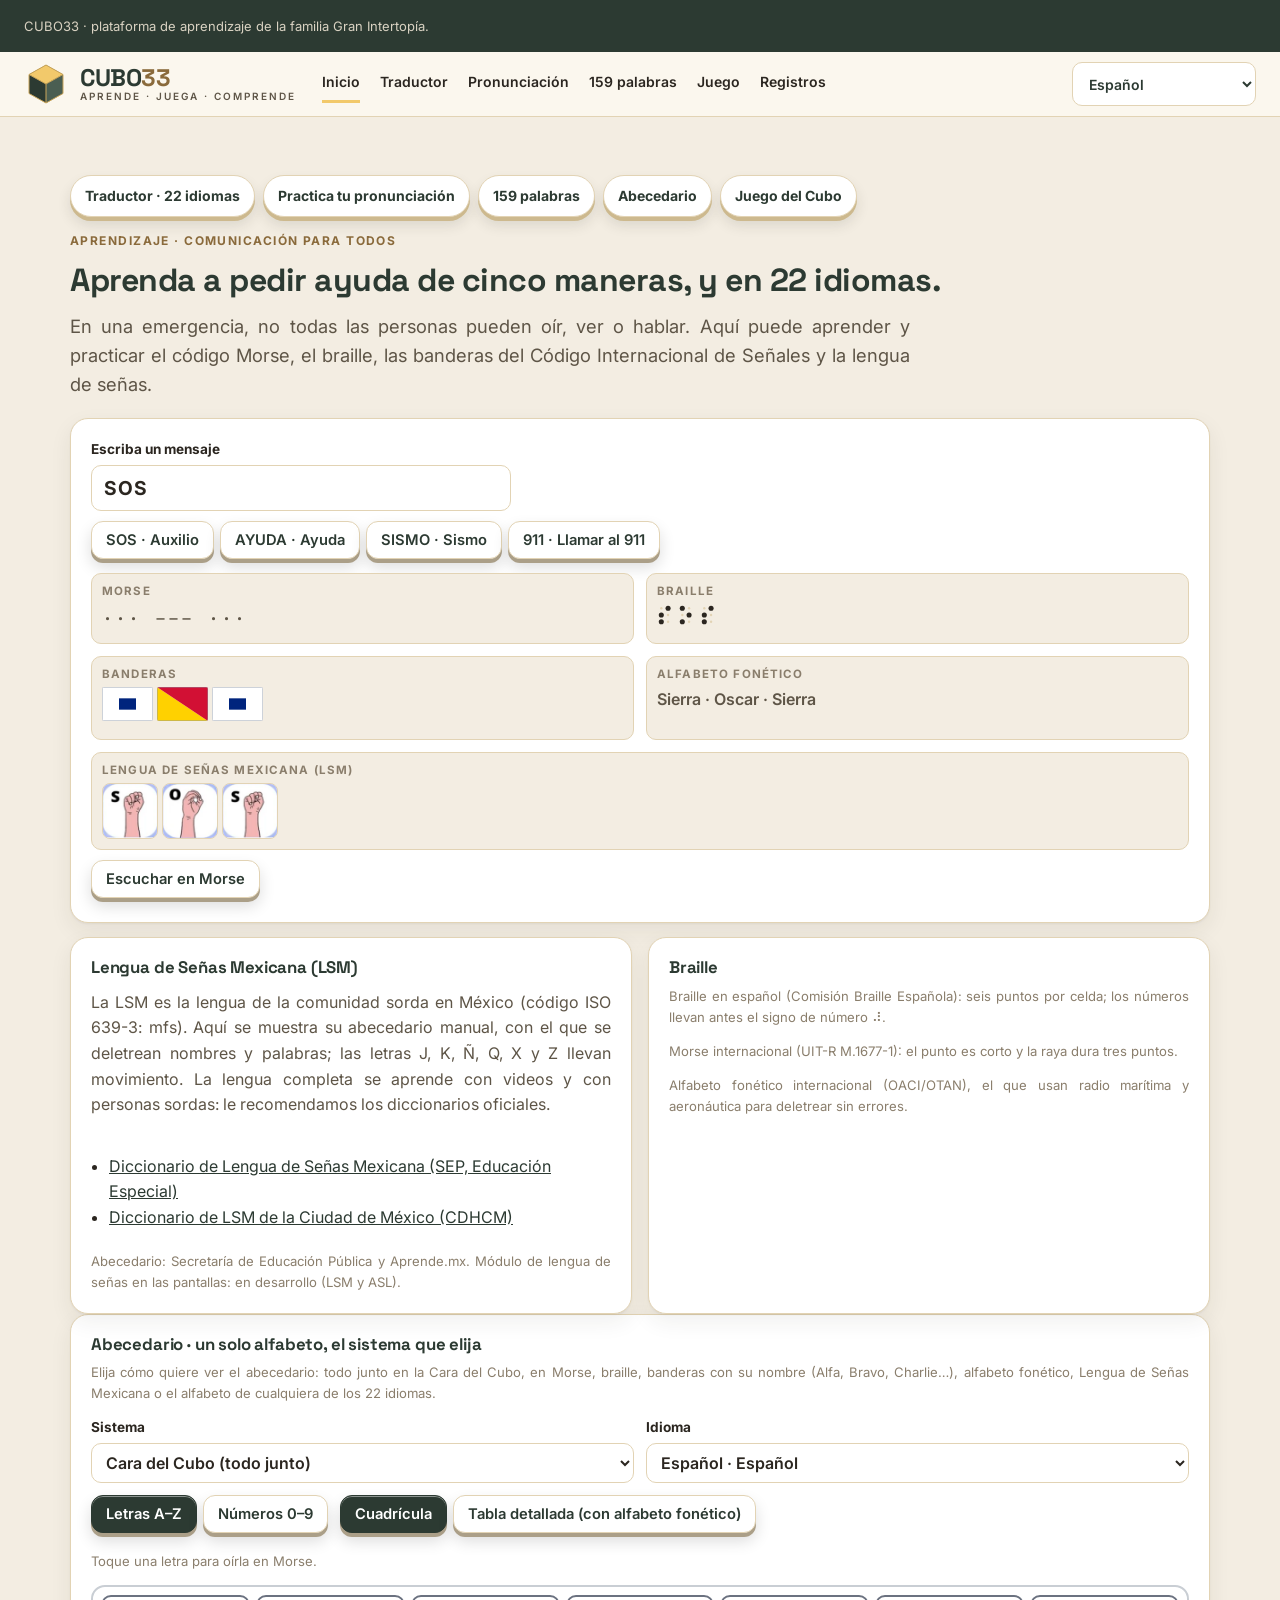
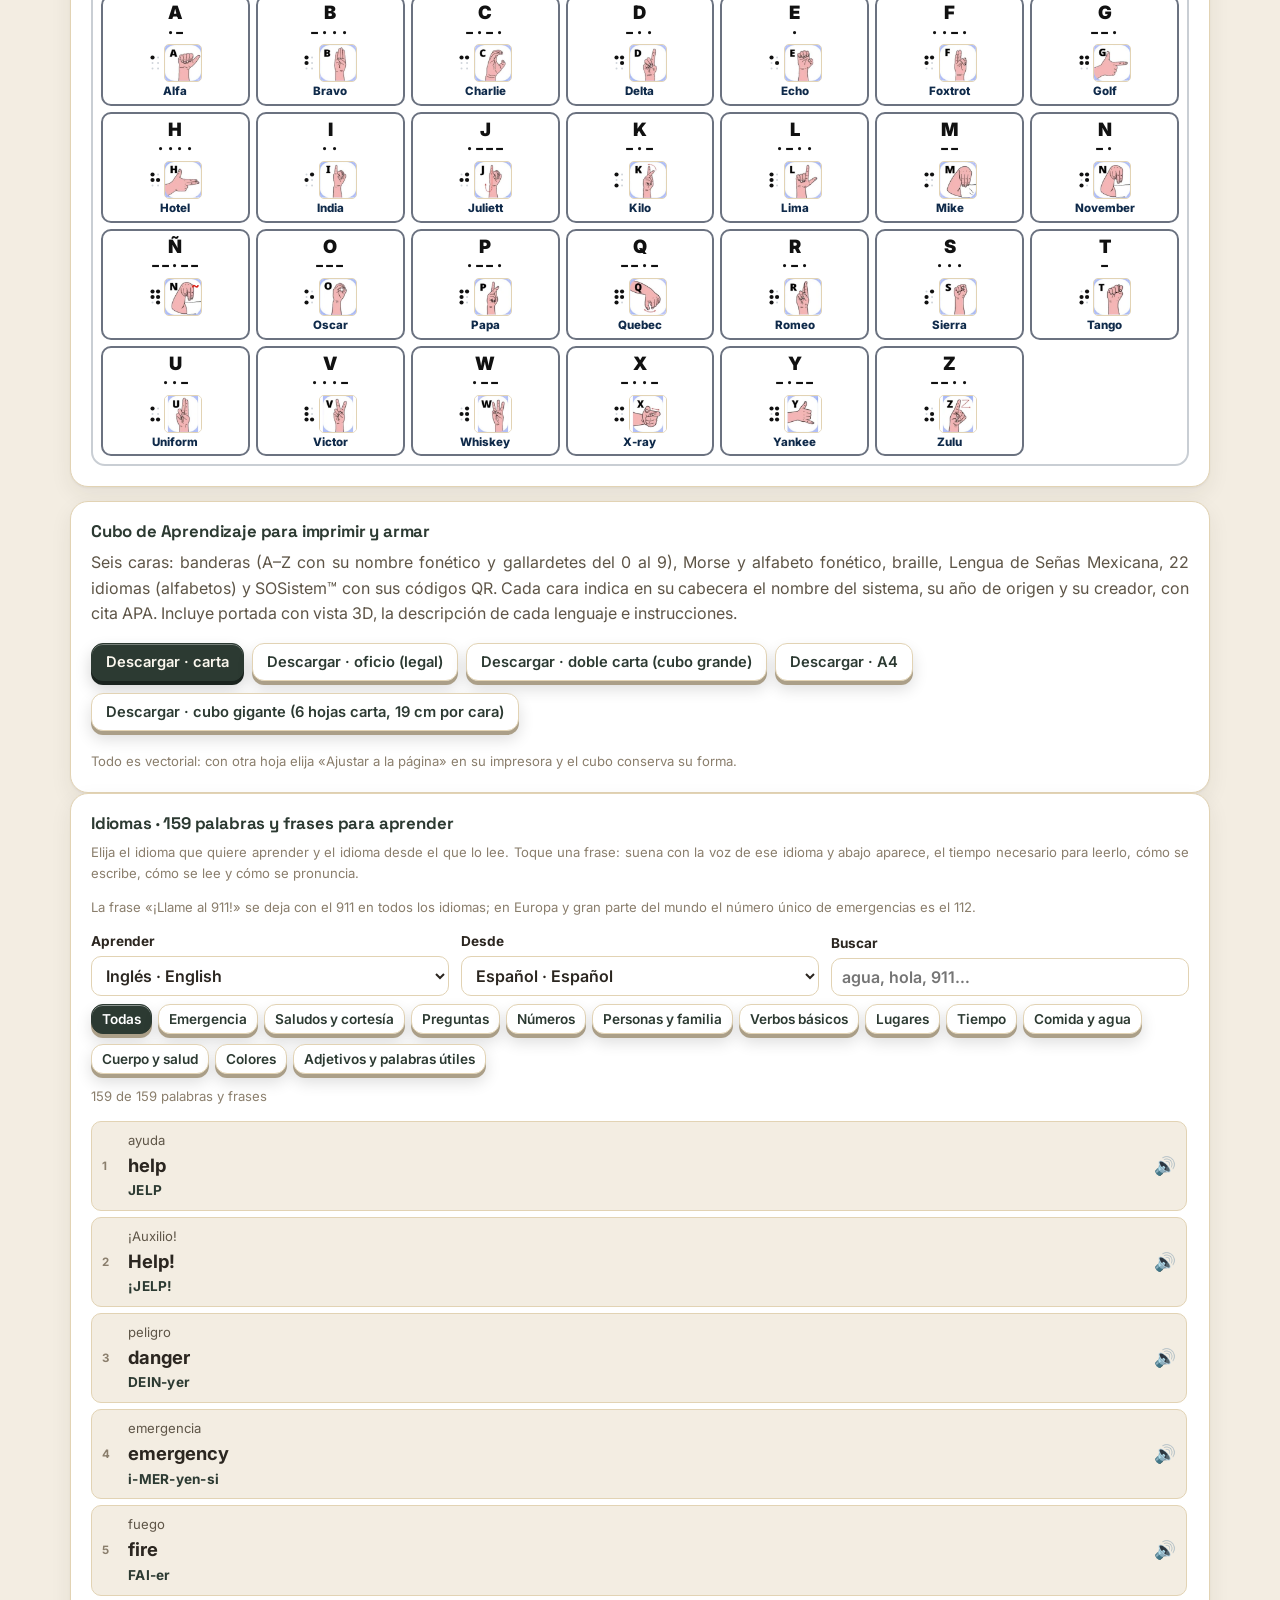
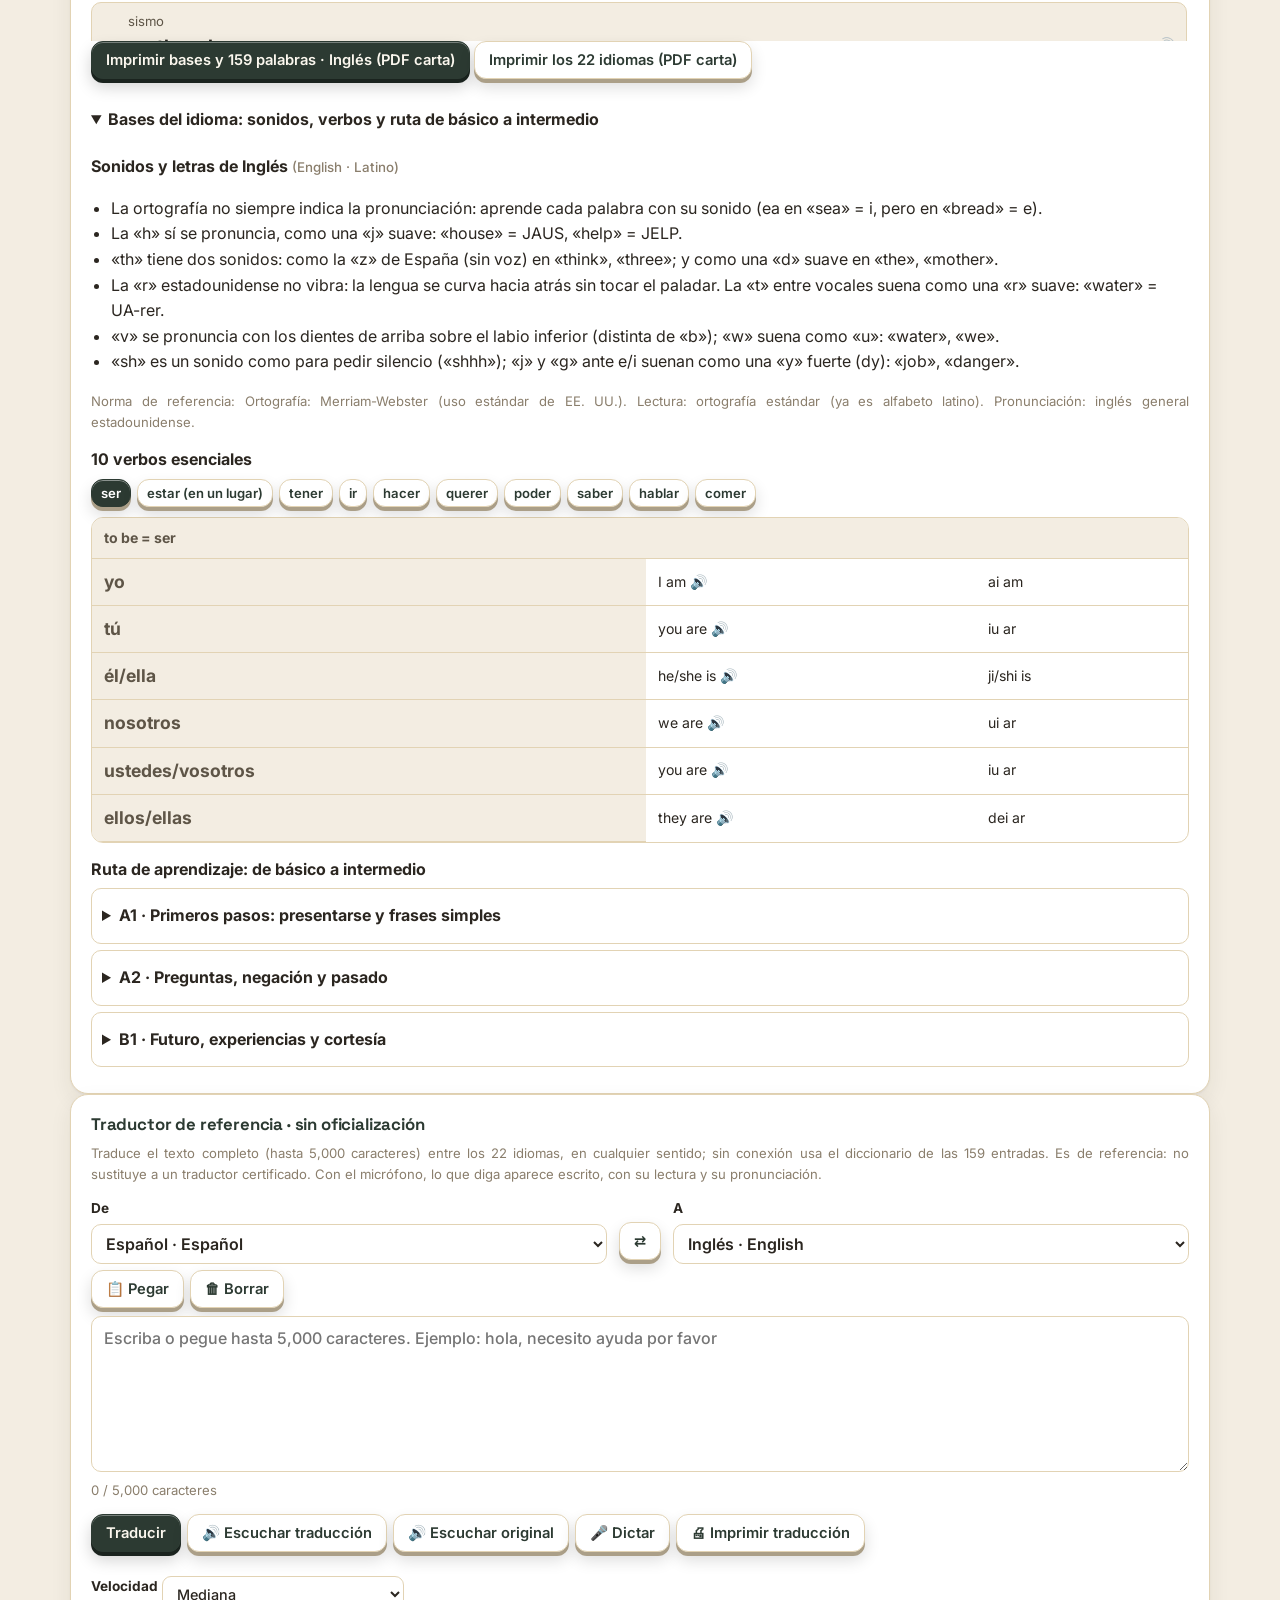
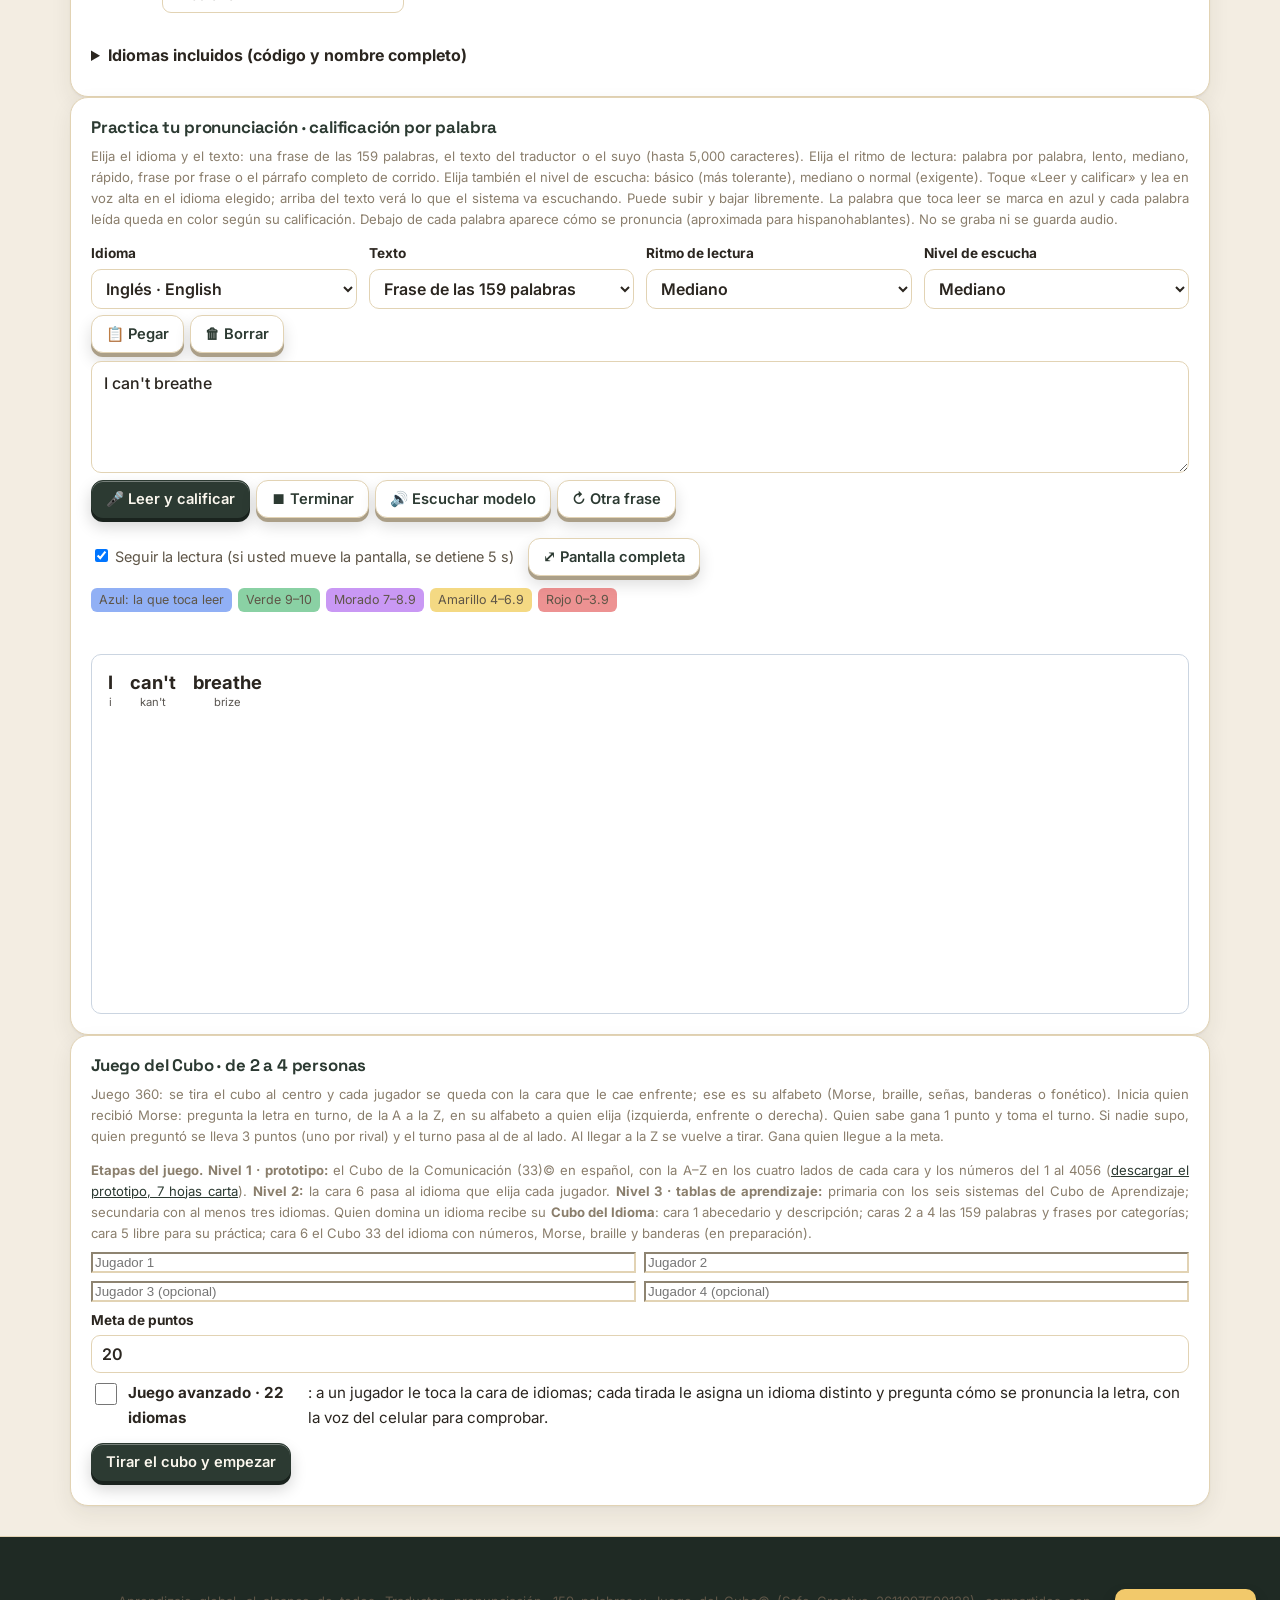
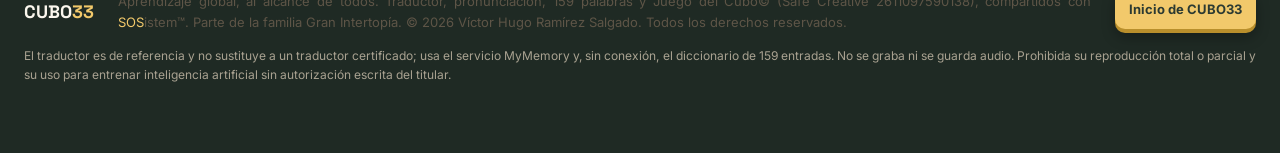
<file: aprende/index.html>
<!doctype html>
<html lang="es" data-theme="light">
<head>
<meta charset="utf-8">
<meta name="viewport" content="width=device-width,initial-scale=1,viewport-fit=cover">
<title>CUBO33 · Aprende: traductor de 22 idiomas, pronunciación y Juego del Cubo</title>
<meta name="description" content="Aprendizaje de CUBO33: traductor entre 22 idiomas en cualquier sentido, práctica de pronunciación con calificación por palabra, 159 palabras y frases, abecedario en Morse, braille, banderas y señas, y el Juego del Cubo. Obra de Víctor Hugo Ramírez Salgado.">
<meta name="author" content="Víctor Hugo Ramírez Salgado">
<meta name="theme-color" content="#2C3A32">
<link rel="canonical" href="https://cubo33.com/aprende/">
<link rel="preconnect" href="https://fonts.googleapis.com"><link rel="preconnect" href="https://fonts.gstatic.com" crossorigin>
<link href="https://fonts.googleapis.com/css2?family=Inter:wght@400;500;600;700&family=Space+Grotesk:wght@500;600;700&family=JetBrains+Mono:wght@500;700&display=swap" rel="stylesheet">
<link rel="stylesheet" href="assets/estilo.css?v=8.3.19">
<link rel="stylesheet" href="../estilo.css?v=F3">
<link rel="stylesheet" href="tema-c33.css?v=1">
</head>
<body>
<div class="regreso" id="regreso" data-sin-origen>
<div class="cont">
<a class="btn-regresar" id="btn-regresar" href="https://victorhugoramirezsalgado.com"><svg width="16" height="16" viewBox="0 0 24 24" fill="none" stroke="currentColor" stroke-width="2.6" stroke-linecap="round" stroke-linejoin="round" aria-hidden="true"><path d="M15 18l-6-6 6-6"/></svg><span>Regresar a <span class="origen-nombre">VHRS</span></span></a>
<small class="con-origen">Abriste CUBO33 desde <span class="origen-nombre">VHRS</span>; esa página sigue abierta.</small>
<small class="sin-origen">CUBO33 · plataforma de aprendizaje de la familia Gran Intertopía.</small>
</div></div>
<header class="cab"><div class="cont">
<a class="logo" href="../" aria-label="Inicio de CUBO33">
<svg width="44" height="44" viewBox="0 0 44 44" aria-hidden="true"><path d="M22 3L39 12.5V31.5L22 41L5 31.5V12.5Z" fill="#2C3A32"/><path d="M22 3L39 12.5L22 22L5 12.5Z" fill="#F2C96B"/><path d="M22 22V41L39 31.5V12.5Z" fill="#4A5E52"/><path d="M22 3L39 12.5V31.5L22 41L5 31.5V12.5Z M22 22L39 12.5 M22 22L5 12.5 M22 22V41" fill="none" stroke="#C9A55A" stroke-width="1"/></svg>
<span><b>CUBO<span>33</span></b><small>APRENDE · JUEGA · COMPRENDE</small></span></a>
<nav class="menu" aria-label="Principal"><a href="../">Inicio</a><a href="#tr">Traductor</a><a href="#pv">Pronunciación</a><a href="#pa">159 palabras</a><a href="#cj">Juego</a><a href="../#registros">Registros</a></nav>
<label class="idioma"><span class="oculto">Idioma del sitio</span><select id="idioma" aria-label="Idioma"><option value="">Español</option>
<optgroup label="ONU"><option value="en">English</option><option value="fr">Français</option><option value="ar">العربية</option><option value="zh-CN">中文</option><option value="ru">Русский</option></optgroup>
<optgroup label="Europa"><option value="pt">Português</option><option value="de">Deutsch</option><option value="it">Italiano</option><option value="nl">Nederlands</option><option value="pl">Polski</option><option value="uk">Українська</option><option value="el">Ελληνικά</option><option value="sv">Svenska</option><option value="ro">Română</option><option value="ca">Català</option><option value="eu">Euskara</option><option value="gl">Galego</option></optgroup>
<optgroup label="Asia"><option value="ja">日本語</option><option value="ko">한국어</option><option value="hi">हिन्दी</option><option value="vi">Tiếng Việt</option><option value="th">ไทย</option><option value="id">Bahasa Indonesia</option><option value="tr">Türkçe</option><option value="he">עברית</option><option value="fa">فارسی</option></optgroup>
<optgroup label="Regionales"><option value="yua">Maya yucateco</option><option value="nhe">Náhuatl</option></optgroup></select></label>
</div></header>
<main>
<section class="slide blk c33-ap" id="aprende">
  <div class="wrap">
    <nav class="c33-ir" aria-label="Ir a">
      <a href="#tr">Traductor · 22 idiomas</a><a href="#pv">Practica tu pronunciación</a><a href="#pa">159 palabras</a><a href="#ab">Abecedario</a><a href="#cj">Juego del Cubo</a>
    </nav>
    <span class="eyebrow">Aprendizaje · Comunicación para todos</span>
    <h2>Aprenda a pedir ayuda de cinco maneras, y en 22 idiomas.</h2>
    <p class="lead fo-lead">En una emergencia, no todas las personas pueden oír, ver o hablar. Aquí puede aprender y practicar el código Morse, el braille, las banderas del Código Internacional de Señales y la lengua de señas.</p>
    <div class="card ap-conv">
      <label class="sn-campo"><b>Escriba un mensaje</b><input id="ap-txt" value="SOS" maxlength="30" autocomplete="off" placeholder="SOS"></label>
      <div class="ap-prac"><button class="btn" type="button" data-practica="SOS">SOS · Auxilio</button><button class="btn" type="button" data-practica="AYUDA">AYUDA · Ayuda</button><button class="btn" type="button" data-practica="SISMO">SISMO · Sismo</button><button class="btn" type="button" data-practica="911">911 · Llamar al 911</button></div>
      <div class="ap-sal">
        <div><small>Morse</small><p class="mono ap-morse" id="ap-morse"></p></div>
        <div><small>Braille</small><p class="ap-braille no-traducir" id="ap-braille"></p></div>
        <div><small>Banderas</small><div class="ap-band no-traducir" id="ap-band"></div></div>
        <div><small>Alfabeto fonético</small><p class="ap-fon no-traducir" id="ap-fon"></p></div>
        <div class="ap-sal-lsm"><small>Lengua de Señas Mexicana (LSM)</small><div class="ap-lsm no-traducir" id="ap-lsm"></div></div>
      </div>
      <p><button class="btn" type="button" id="ap-oir">Escuchar en Morse</button></p>
    </div>
    <div class="grid g2" style="margin-top:14px">
      <div class="card ap-lsm"><h3>Lengua de Señas Mexicana (LSM)</h3><p>La LSM es la lengua de la comunidad sorda en México (código ISO 639-3: mfs). Aquí se muestra su abecedario manual, con el que se deletrean nombres y palabras; las letras J, K, Ñ, Q, X y Z llevan movimiento. La lengua completa se aprende con videos y con personas sordas: le recomendamos los diccionarios oficiales.</p>
        <ul><li><a href="https://educacionespecial.sep.gob.mx/storage/recursos/2023/05/xzrfl019nV-4Diccionario_lengua_%20Senas.pdf" target="_blank" rel="noopener">Diccionario de Lengua de Señas Mexicana (SEP, Educación Especial)</a></li>
        <li><a href="https://pdh.cdmx.gob.mx/storage/app/media/banner/Dic_LSM%202.pdf" target="_blank" rel="noopener">Diccionario de LSM de la Ciudad de México (CDHCM)</a></li></ul>
        <p class="note">Abecedario: Secretaría de Educación Pública y Aprende.mx. Módulo de lengua de señas en las pantallas: en desarrollo (LSM y ASL).</p></div>
      <div class="card"><h3>Braille</h3><p class="note">Braille en español (Comisión Braille Española): seis puntos por celda; los números llevan antes el signo de número ⠼.</p><p class="note">Morse internacional (UIT-R M.1677-1): el punto es corto y la raya dura tres puntos.</p><p class="note">Alfabeto fonético internacional (OACI/OTAN), el que usan radio marítima y aeronáutica para deletrear sin errores.</p></div>
    </div>
    <div class="card ab" id="ab">
      <h3>Abecedario · un solo alfabeto, el sistema que elija</h3>
      <p class="note">Elija cómo quiere ver el abecedario: todo junto en la Cara del Cubo, en Morse, braille, banderas con su nombre (Alfa, Bravo, Charlie…), alfabeto fonético, Lengua de Señas Mexicana o el alfabeto de cualquiera de los 22 idiomas.</p>
      <div class="ab-ctl">
        <label class="sn-campo"><b>Sistema</b><select id="ab-sis" aria-label="Sistema de escritura"></select></label>
        <label class="sn-campo" id="ab-idi-w" hidden><b>Idioma</b><select id="ab-idi" aria-label="Idioma"></select></label>
      </div>
      <div class="ab-ctl">
        <div class="ap-cara-mod" role="group" id="ab-nums" aria-label="Letras o números"><button class="btn" type="button" data-n="0" aria-pressed="true">Letras A–Z</button><button class="btn" type="button" data-n="1" aria-pressed="false">Números 0–9</button></div>
        <div class="ap-cara-mod" role="group" id="ab-vista" aria-label="Vista"><button class="btn" type="button" data-v="rejilla" aria-pressed="true">Cuadrícula</button><button class="btn" type="button" data-v="tabla" aria-pressed="false">Tabla detallada (con alfabeto fonético)</button></div>
      </div>
      <p class="note" id="ab-nota" role="status"></p>
      <div class="ab-rej no-traducir" id="ab-rej"></div>
      <div class="ab-tab no-traducir" id="ab-tab" hidden></div>
    </div>
    <div class="card ap-imp"><h3>Cubo de Aprendizaje para imprimir y armar</h3><p>Seis caras: banderas (A–Z con su nombre fonético y gallardetes del 0 al 9), Morse y alfabeto fonético, braille, Lengua de Señas Mexicana, 22 idiomas (alfabetos) y SOSistem™ con sus códigos QR. Cada cara indica en su cabecera el nombre del sistema, su año de origen y su creador, con cita APA. Incluye portada con vista 3D, la descripción de cada lenguaje e instrucciones.</p>
      <p class="ap-imp-b"><a class="btn primary" href="https://sosistem.com/assets/cubo-aprendizaje-carta.pdf" download>Descargar · carta</a> <a class="btn" href="https://sosistem.com/assets/cubo-aprendizaje-oficio.pdf" download>Descargar · oficio (legal)</a> <a class="btn" href="https://sosistem.com/assets/cubo-aprendizaje-doble-carta.pdf" download>Descargar · doble carta (cubo grande)</a> <a class="btn" href="https://sosistem.com/assets/cubo-aprendizaje-a4.pdf" download>Descargar · A4</a> <a class="btn" href="https://sosistem.com/assets/cubo-aprendizaje-gigante-carta.pdf" download>Descargar · cubo gigante (6 hojas carta, 19 cm por cara)</a></p>
      <p class="note">Todo es vectorial: con otra hoja elija «Ajustar a la página» en su impresora y el cubo conserva su forma.</p></div>
    <div class="card pa" id="pa">
      <h3>Idiomas · 159 palabras y frases para aprender</h3>
      <p class="note">Elija el idioma que quiere aprender y el idioma desde el que lo lee. Toque una frase: suena con la voz de ese idioma y abajo aparece, el tiempo necesario para leerlo, cómo se escribe, cómo se lee y cómo se pronuncia.</p>
      <p class="note">La frase «¡Llame al 911!» se deja con el 911 en todos los idiomas; en Europa y gran parte del mundo el número único de emergencias es el 112.</p>
      <div class="ab-ctl">
        <label class="sn-campo"><b>Aprender</b><select id="pa-dest" aria-label="Idioma que quiere aprender"></select></label>
        <label class="sn-campo"><b>Desde</b><select id="pa-base" aria-label="Idioma desde el que lee"></select></label>
        <label class="sn-campo"><b>Buscar</b><input id="pa-q" type="search" placeholder="agua, hola, 911…" autocomplete="off"></label>
      </div>
      <div class="pa-cats" id="pa-cats" role="group" aria-label="Categorías"></div>
      <p class="note" id="pa-cuenta" role="status"></p>
      <div class="pa-lista no-traducir" id="pa-lista"></div>
      <p><a class="btn primary" id="pa-pdf" href="assets/idiomas/idioma-en-carta.pdf" download>Imprimir bases y 159 palabras (PDF carta)</a> <a class="btn" href="assets/idiomas/idiomas-22-bases-carta.pdf" download>Imprimir los 22 idiomas (PDF carta)</a></p>
      <details class="ap-det" open><summary>Bases del idioma: sonidos, verbos y ruta de básico a intermedio</summary><div class="ba no-traducir" id="ba"></div></details>
    </div>

    <div class="card tr" id="tr">
      <h3>Traductor de referencia · sin oficialización</h3>
      <p class="note">Traduce el texto completo (hasta 5,000 caracteres) entre los 22 idiomas, en cualquier sentido; sin conexión usa el diccionario de las 159 entradas. Es de referencia: no sustituye a un traductor certificado. Con el micrófono, lo que diga aparece escrito, con su lectura y su pronunciación.</p>
      <div class="ab-ctl"><label class="sn-campo"><b>De</b><select id="tr-de" aria-label="Traducir de"></select></label><button class="btn" type="button" id="tr-swap" aria-label="Intercambiar idiomas">⇄</button><label class="sn-campo"><b>A</b><select id="tr-a" aria-label="Traducir a"></select></label></div>
      <textarea id="tr-in" rows="6" maxlength="5000" placeholder="Escriba o pegue hasta 5,000 caracteres. Ejemplo: hola, necesito ayuda por favor" class="tr-in"></textarea>
      <p class="tr-bot"><button class="btn primary" type="button" id="tr-btn">Traducir</button> <button class="btn" type="button" id="tr-oir">🔊 Escuchar</button> <button class="btn" type="button" id="tr-mic" aria-pressed="false">🎤 Dictar</button> <button class="btn" type="button" id="tr-imp">Imprimir</button></p>
      <div class="tr-out no-traducir" id="tr-out" aria-live="polite"></div>
      <details class="ap-det"><summary>Idiomas incluidos (código y nombre completo)</summary>
        <div class="tbl-wrap"><table class="ap-tabla"><thead><tr><th>Código</th><th>Idioma</th><th>Nombre propio</th><th>Variante</th><th>Escritura</th><th>Norma de referencia</th><th>Voz en este equipo</th></tr></thead><tbody id="id-cat"></tbody></table></div>
        <p class="note">Las voces son las del propio equipo (iPhone, Mac, Android o Windows): no se descarga ni se envía audio. Si un idioma dice «Descargar», en iPhone vaya a Ajustes › Accesibilidad › Contenido leído › Voces y elija una voz «mejorada».</p></details>
    </div>
    <div class="card pv" id="pv">
      <h3>Practica tu pronunciación · calificación por palabra</h3>
      <p class="note">Elija el idioma y el texto: una frase de las 159 palabras, el texto del traductor o el suyo (hasta 5,000 caracteres). Elija el ritmo de lectura: palabra por palabra, lento, mediano, rápido, frase por frase o el párrafo completo de corrido. Elija también el nivel de escucha: básico (más tolerante), mediano o normal (exigente). Toque «Leer y calificar» y lea en voz alta en el idioma elegido; arriba del texto verá lo que el sistema va escuchando. Puede subir y bajar libremente. La palabra que toca leer se marca en azul y cada palabra leída queda en color según su calificación. Debajo de cada palabra aparece cómo se pronuncia (aproximada para hispanohablantes). No se graba ni se guarda audio.</p>
      <div class="ab-ctl"><label class="sn-campo"><b>Idioma</b><select id="pv-idi" aria-label="Idioma de la práctica"></select></label><label class="sn-campo"><b>Texto</b><select id="pv-fuente" aria-label="Origen del texto"><option value="frase">Frase de las 159 palabras</option><option value="traductor">Texto del traductor</option><option value="propio">Escribir el mío</option></select></label><label class="sn-campo"><b>Ritmo de lectura</b><select id="pv-ritmo" aria-label="Ritmo de lectura"><option value="palabra">Palabra por palabra</option><option value="lento">Lento</option><option value="mediano" selected>Mediano</option><option value="rapido">Rápido</option><option value="frase">Frase por frase</option><option value="parrafo">Párrafo completo, de corrido</option></select></label><label class="sn-campo"><b>Nivel de escucha</b><select id="pv-niv" aria-label="Nivel de escucha"><option value="basico">Básico (principiante, más tolerante)</option><option value="mediano" selected>Mediano</option><option value="normal">Normal (exigente)</option></select></label></div>
      <textarea id="pv-in" rows="4" maxlength="5000" class="tr-in" placeholder="Escriba o pegue el texto que va a leer en voz alta"></textarea>
      <p class="tr-bot"><button class="btn primary" type="button" id="pv-go">🎤 Leer y calificar</button> <button class="btn" type="button" id="pv-fin">⏹ Terminar</button> <button class="btn" type="button" id="pv-mod">🔊 Escuchar modelo</button> <button class="btn" type="button" id="pv-otra" onclick="document.getElementById('pv-fuente').value='frase';document.getElementById('pv-fuente').onchange()">↻ Otra frase</button></p>
      <p class="pv-opc"><label><input type="checkbox" id="pv-seg" checked> Seguir la lectura (si usted mueve la pantalla, se detiene 5 s)</label> <button class="btn" type="button" id="pv-amp">⤢ Pantalla completa</button></p>
      <div id="pv-zona">
      <p class="pv-barra"><button class="btn" type="button" id="pv-fin2">⏹ Terminar</button> <button class="btn" type="button" onclick="document.getElementById('pv-amp').click()">✕ Cerrar</button></p>
      <p class="pv-ley"><span class="pv-act">Azul: la que toca leer</span> <span class="pv-v">Verde 9–10</span> <span class="pv-m">Morado 7–8.9</span> <span class="pv-a">Amarillo 4–6.9</span> <span class="pv-r">Rojo 0–3.9</span></p>
      <p class="pv-oye note" id="pv-oye" aria-live="polite"></p>
      <div class="pv-txt no-traducir" id="pv-txt" aria-live="polite"></div>
      <div id="pv-res" aria-live="polite"></div>
      </div>
    </div>
    <div class="card cj" id="cj">
      <h3>Juego del Cubo · de 2 a 4 personas</h3>
      <p class="note">Juego 360: se tira el cubo al centro y cada jugador se queda con la cara que le cae enfrente; ese es su alfabeto (Morse, braille, señas, banderas o fonético). Inicia quien recibió Morse: pregunta la letra en turno, de la A a la Z, en su alfabeto a quien elija (izquierda, enfrente o derecha). Quien sabe gana 1 punto y toma el turno. Si nadie supo, quien preguntó se lleva 3 puntos (uno por rival) y el turno pasa al de al lado. Al llegar a la Z se vuelve a tirar. Gana quien llegue a la meta.</p>
      <div class="cj-etapas"><p class="note"><b>Etapas del juego.</b> <b>Nivel 1 · prototipo:</b> el Cubo de la Comunicación (33)© en español, con la A–Z en los cuatro lados de cada cara y los números del 1 al 4056 (<a href="https://sosistem.com/assets/cubo33-nivel1-prototipo-carta.pdf" download>descargar el prototipo, 7 hojas carta</a>). <b>Nivel 2:</b> la cara 6 pasa al idioma que elija cada jugador. <b>Nivel 3 · tablas de aprendizaje:</b> primaria con los seis sistemas del Cubo de Aprendizaje; secundaria con al menos tres idiomas. Quien domina un idioma recibe su <b>Cubo del Idioma</b>: cara 1 abecedario y descripción; caras 2 a 4 las 159 palabras y frases por categorías; cara 5 libre para su práctica; cara 6 el Cubo 33 del idioma con números, Morse, braille y banderas (en preparación).</p></div>
      <form id="cj-form" class="cj-form">
        <div class="cj-nombres">
          <input id="cj-n1" maxlength="14" placeholder="Jugador 1" autocomplete="off"><input id="cj-n2" maxlength="14" placeholder="Jugador 2" autocomplete="off">
          <input id="cj-n3" maxlength="14" placeholder="Jugador 3 (opcional)" autocomplete="off"><input id="cj-n4" maxlength="14" placeholder="Jugador 4 (opcional)" autocomplete="off">
        </div>
        <label class="sn-campo"><b>Meta de puntos</b><input id="cj-meta" type="number" inputmode="numeric" min="5" max="99" value="20"></label>
        <label class="cj-chk"><input id="cj-avanzado" type="checkbox"> <b>Juego avanzado · 22 idiomas</b>: a un jugador le toca la cara de idiomas; cada tirada le asigna un idioma distinto y pregunta cómo se pronuncia la letra, con la voz del celular para comprobar.</label>
        <p class="note" id="cj-msg" role="status"></p>
        <button class="btn primary" type="submit">Tirar el cubo y empezar</button>
      </form>
      <div id="cj-juego" hidden>
        <div class="cj-cara" id="cj-cara"></div>
        <div class="cj-marcador" id="cj-marcador"></div>
        <p class="cj-turno" id="cj-turno"></p>
        <div class="cj-acciones" id="cj-elegir" hidden></div>
        <div class="cj-resp" id="cj-resp" hidden></div>
        <div class="cj-acciones" id="cj-acciones">
          <button class="btn" type="button" id="cj-ver">Ver respuesta</button>
          <button class="btn" type="button" id="cj-oir" hidden>Escuchar en Morse</button>
          <button class="btn primary" type="button" id="cj-ok">✓ Correcto (+1)</button>
          <button class="btn cj-no" type="button" id="cj-no">✗ Falló (−1)</button>
        </div>
        <div id="cj-fin" hidden><button class="btn primary" type="button" id="cj-otra">Otra partida</button></div>
        <ol class="cj-hist" id="cj-hist"></ol>
        <p><button class="btn" type="button" id="cj-tirar">Volver a tirar el cubo</button> <button class="btn" type="button" id="cj-nuevo">Nueva partida</button></p>
      </div>
    </div>
  </div>
</section>
</main>
<footer class="pie"><div class="cont">
<div class="f1"><span class="marca">CUBO<span>33</span></span>
<p>Aprendizaje global, al alcance de todos. Traductor, pronunciación, 159 palabras y Juego del Cubo© (Safe Creative 2611097590138), compartidos con <span class="sos">SOS</span>istem™. Parte de la familia Gran Intertopía. © 2026 Víctor Hugo Ramírez Salgado. Todos los derechos reservados.</p>
<a class="btn-pie" id="pie-regresar" href="../">Inicio de CUBO33</a></div>
<p class="legal">El traductor es de referencia y no sustituye a un traductor certificado; usa el servicio MyMemory y, sin conexión, el diccionario de 159 entradas. No se graba ni se guarda audio. Prohibida su reproducción total o parcial y su uso para entrenar inteligencia artificial sin autorización escrita del titular.</p>
</div></footer>
<script src="assets/cubo-rt.js?v=6.1" defer></script>
<script src="assets/morse.js?v=6.2.0" defer></script>
<script src="assets/aprende.js?v=7.2.0" defer></script>
<script src="assets/pronuncia.js?v=8.3.15" defer></script>
<script src="assets/idiomas-aprende.js?v=8.3.18" defer></script>
<script src="assets/practica-voz.js?v=8.3.18" defer></script>
<script src="assets/cubo-juego.js?v=6.9.0" defer></script>
<script src="assets/tablas.js?v=6.1" defer></script>
<script src="assets/banderas.js?v=7.3.0" defer></script>
<script src="../sitio.js?v=F3" defer></script>
</body>
</html>
</file>
<file: estilo.css>
/* © 2026 Víctor Hugo Ramírez Salgado — CUBO33 · Propuesta F «Verde fino» (familia Gran Intertopía) */
:root{--verde:#2C3A32;--verde2:#4A5E52;--verde-osc:#1F2A24;--crema:#FBF7EE;--beige:#F3EDE2;--arena:#EADBB8;--linea:#E2D3B4;--oro:#C9A55A;--mostaza:#F2C96B;--cafe:#8A6A3B;--tinta:#2B2620;--mut:#5E5547;--suave:#D9D2C2}
*{box-sizing:border-box}
html{scroll-behavior:smooth;-webkit-text-size-adjust:100%}
body{margin:0;background:var(--beige);color:var(--tinta);font:400 16px/1.6 Inter,system-ui,sans-serif}
a{color:var(--verde)}a:hover{color:var(--cafe)}
button{font:inherit}
:focus-visible{outline:3px solid var(--mostaza);outline-offset:3px}
.cont{max-width:1280px;margin:0 auto;padding-left:24px;padding-right:24px}
.sg{font-family:"Space Grotesk",sans-serif}.mono{font-family:"JetBrains Mono",monospace}
.oculto{position:absolute;width:1px;height:1px;overflow:hidden;clip:rect(0 0 0 0);white-space:nowrap}
p,.caja li{text-align:justify}
.reg-lista li{list-style:none;text-align:left}

/* Barra de regreso */
.regreso{background:var(--verde);color:var(--crema)}
.regreso .cont{display:flex;flex-wrap:wrap;align-items:center;gap:8px 18px;padding-top:8px;padding-bottom:8px;min-height:52px}
.btn-regresar{display:inline-flex;align-items:center;gap:8px;min-height:44px;padding:0 18px;border-radius:10px;background:var(--mostaza);color:var(--verde);font-weight:700;font-size:14px;text-decoration:none}
.btn-regresar:hover{color:var(--verde);filter:brightness(1.05)}
.regreso small{font-size:13px;color:var(--suave)}
.regreso[data-sin-origen] .btn-regresar,.regreso[data-sin-origen] .con-origen{display:none}
.regreso:not([data-sin-origen]) .sin-origen{display:none}

/* Cabecera */
.cab{background:var(--crema);border-bottom:1px solid var(--linea)}
.cab .cont{display:flex;flex-wrap:wrap;align-items:center;gap:12px 26px;padding-top:10px;padding-bottom:10px}
.logo{display:flex;align-items:center;gap:12px;text-decoration:none}
.logo b{display:block;font:700 24px/1 "Space Grotesk",sans-serif;color:var(--verde);letter-spacing:-.5px}.logo b span{color:var(--cafe)}
.logo small{display:block;font:600 10px Inter,sans-serif;letter-spacing:2px;color:var(--mut)}
.menu{display:flex;flex-wrap:wrap;gap:4px 20px;font-size:14px;font-weight:600;flex:1 1 380px}
.menu a{color:var(--tinta);text-decoration:none;padding:6px 0}.menu a:first-child{border-bottom:3px solid var(--mostaza)}
.idioma select{min-height:44px;border-radius:10px;border:1.5px solid var(--linea);background:#fff;padding:0 12px;font:600 14px Inter,sans-serif;color:var(--verde);max-width:220px}

/* Portada */
.portada{background:linear-gradient(180deg,var(--crema) 0%,var(--beige) 100%)}
.portada .cont{display:grid;grid-template-columns:repeat(auto-fit,minmax(min(340px,100%),1fr));gap:32px;align-items:center;padding-top:48px;padding-bottom:24px}
.sello{align-self:flex-start;display:inline-flex;align-items:center;gap:8px;padding:8px 14px;border-radius:999px;background:#fff;border:1px solid var(--linea);font-size:13px;font-weight:700;color:var(--verde)}
.sello i{width:10px;height:10px;border-radius:2px;background:var(--oro)}
.texto{display:flex;flex-direction:column;gap:18px}
h1{margin:0;font:700 clamp(40px,5vw,68px)/1.02 "Space Grotesk",sans-serif;letter-spacing:-1.5px;color:var(--verde);cursor:pointer}
.lema{margin:0;font-size:18px;color:var(--mut);max-width:540px}
.acciones{display:flex;flex-wrap:wrap;gap:12px}
.b1,.b2{display:inline-flex;align-items:center;gap:10px;min-height:52px;padding:0 24px;border-radius:12px;text-decoration:none;font-weight:700;font-size:16px}
.b1{background:var(--verde);color:var(--crema)}.b1:hover{color:var(--crema);background:var(--verde2)}
.b2{background:#fff;color:var(--verde);border:1.5px solid var(--oro)}
.chips{display:flex;flex-wrap:wrap;gap:8px}
.chips a{display:inline-flex;align-items:center;gap:8px;min-height:40px;padding:0 12px;border-radius:999px;background:#fff;border:1px solid var(--linea);text-decoration:none;color:var(--tinta);font-size:13px;font-weight:600}
.chips a span{font:700 11px "JetBrains Mono",monospace;color:var(--cafe)}

/* Cubo 33 fino */
.escena-c{display:flex;flex-direction:column;align-items:center;gap:18px}
.escena{position:relative;width:100%;max-width:440px;height:400px;display:flex;align-items:center;justify-content:center;perspective:1100px}
.aro{position:absolute;width:360px;height:360px;max-width:92vw;max-height:92vw;border-radius:50%;border:1px solid var(--linea)}
.aro.b{width:300px;height:300px;border:1px dashed var(--oro);opacity:.6}
.cubo{width:240px;height:240px;position:relative;transform-style:preserve-3d;transition:transform 1.1s cubic-bezier(.65,0,.35,1)}
.cubo.gira{animation:c33giro 24s cubic-bezier(.65,0,.35,1) infinite}
@keyframes c33giro{
0%,12%{transform:rotateX(-10deg) rotateY(0deg)}
16.6%,29%{transform:rotateX(-10deg) rotateY(-90deg)}
33.3%,45%{transform:rotateX(-10deg) rotateY(-180deg)}
50%,62%{transform:rotateX(-10deg) rotateY(-270deg)}
66.6%,79%{transform:rotateX(-90deg) rotateY(-360deg)}
83.3%,95%{transform:rotateX(90deg) rotateY(-360deg)}
100%{transform:rotateX(-10deg) rotateY(-360deg)}}
@media (prefers-reduced-motion:reduce){.cubo.gira{animation-duration:120s}}
.cara{position:absolute;inset:0;border:1px solid var(--oro);overflow:hidden;backface-visibility:hidden;-webkit-backface-visibility:hidden}
.c1{transform:translateZ(120px)}.c2{transform:rotateY(90deg) translateZ(120px)}.c3{transform:rotateY(180deg) translateZ(120px)}
.c4{transform:rotateY(-90deg) translateZ(120px)}.c5{transform:rotateX(90deg) translateZ(120px)}.c6{transform:rotateX(-90deg) translateZ(120px)}
.et{font:600 10px Inter,sans-serif;letter-spacing:2.5px;color:var(--cafe)}
.c1{background:var(--verde);display:flex;flex-direction:column;align-items:center;justify-content:center;gap:10px;color:var(--crema);box-shadow:inset 0 0 0 8px var(--verde),inset 0 0 0 9px rgba(201,165,90,.55)}
.c1 .et{font-size:11px;letter-spacing:3px;color:var(--mostaza)}
.c1 b{font:700 46px "Space Grotesk",sans-serif;letter-spacing:-1px}.c1 b span{color:var(--mostaza)}
.c1 hr{width:120px;border:0;border-top:1px solid var(--oro);margin:0}
.c1 small{font:500 13px/1.5 Inter,sans-serif;color:var(--suave);text-align:center}
.c2{background:var(--crema);padding:14px;display:flex;flex-direction:column;gap:6px}
.c2 .fila{display:flex;justify-content:space-between;align-items:center}
.c2 svg{width:100%;flex:1;display:block}
.c2 .pie-c{display:flex;justify-content:space-between;font:600 10px "JetBrains Mono",monospace;color:var(--mut)}
.c3{background:#fff;display:flex;flex-direction:column}
.c3 .tit{padding:8px 12px;background:var(--mostaza);color:var(--verde);font:700 11px Inter,sans-serif;letter-spacing:1.5px;text-align:center;white-space:nowrap}
.c3 .rej{flex:1;padding:14px;display:grid;grid-template-columns:repeat(3,1fr);grid-template-rows:repeat(3,1fr);gap:7px}
.c3 .rej span{border-radius:8px;display:flex;align-items:center;justify-content:center;font:700 30px "Space Grotesk",sans-serif;background:var(--beige);color:var(--verde)}
.c3 .rej .v{background:var(--verde);color:var(--mostaza)}.c3 .rej .o{background:var(--oro)}.c3 .rej .m{background:var(--mostaza)}
.c3 .rej .h{background:var(--verde2);color:var(--crema);font-size:22px}.c3 .rej .br{font-size:34px}.c3 .rej .mo{background:var(--verde);color:var(--mostaza);font:700 18px "JetBrains Mono",monospace}
.c4{background:var(--verde-osc);padding:18px;display:flex;flex-direction:column;gap:8px;color:var(--crema)}
.c4 .et{color:var(--mostaza)}.c4 pre{margin:0;font:700 15px/1.75 "JetBrains Mono",monospace;color:var(--arena)}
.c4 small{margin-top:auto;font-size:11px;color:#BFC7BC}
.c5{background:var(--beige);display:flex;flex-direction:column;align-items:center;justify-content:center;gap:14px;color:var(--verde)}
.c5 .mo{font:700 24px "JetBrains Mono",monospace;letter-spacing:2px;white-space:nowrap}.c5 .br{font-size:40px;letter-spacing:8px}
.c5 small{font-weight:600;font-size:12px;color:var(--mut)}
.c6{background:var(--crema);padding:18px;display:flex;flex-direction:column;justify-content:center;gap:6px;color:var(--verde);text-align:center}
.c6 p{margin:0;font:700 20px/1.5 "Space Grotesk",sans-serif;text-align:center}
.caras{display:flex;flex-wrap:wrap;justify-content:center;gap:6px}
.pastilla{min-height:40px;padding:0 12px;border-radius:999px;font:600 12px Inter,sans-serif;cursor:pointer;border:1px solid var(--linea);background:#fff;color:var(--verde)}
.pastilla[aria-pressed="true"],.pastilla[aria-selected="true"]{background:var(--verde);color:var(--crema);border-color:var(--verde)}
.pastilla.g{min-height:44px;padding:0 14px;font-size:13px;font-weight:700;border:1.5px solid var(--verde)}

/* Registros */
.reg{border-radius:20px;background:#fff;border:1.5px solid var(--oro);overflow:hidden;margin:8px 0 20px}
.reg-cab{display:flex;flex-wrap:wrap;align-items:center;gap:8px 16px;padding:14px 20px;background:var(--verde);color:var(--crema)}
.reg-cab h2{margin:0;font:700 19px "Space Grotesk",sans-serif}
.reg-cab small{font-size:13px;color:var(--suave);flex:1 1 260px}
.reg-lista{padding:14px 20px 18px;display:grid;grid-template-columns:repeat(auto-fill,minmax(min(270px,100%),1fr));gap:8px;list-style:none;margin:0}
.reg-lista a{display:flex;flex-direction:column;gap:3px;min-height:44px;padding:10px 12px;border-radius:12px;border:1px solid var(--linea);background:var(--crema);text-decoration:none;color:var(--tinta)}
.reg-lista b{font-size:14px;color:var(--verde);line-height:1.35}
.reg-lista span{font:600 12px "JetBrains Mono",monospace;color:var(--cafe)}

/* Familia */
.familia{border-radius:20px;background:var(--crema);border:1px solid var(--linea);padding:22px 20px;display:flex;flex-direction:column;align-items:center;margin-bottom:12px}
.madre{margin-top:8px;padding:12px 26px;border-radius:12px;background:var(--verde);color:var(--crema);text-align:center}
.madre b{display:block;font:700 22px "Space Grotesk",sans-serif}.madre small{font-size:12px;color:var(--suave)}
.tronco{width:2px;height:22px;background:var(--oro)}
.hijos{width:100%;display:grid;grid-template-columns:repeat(auto-fit,minmax(200px,1fr));gap:10px;border-top:2px solid var(--oro);padding-top:18px}
.hijos a{display:flex;flex-direction:column;gap:3px;min-height:44px;padding:14px;border-radius:12px;text-decoration:none;border:1.5px solid var(--linea);background:#fff;color:var(--verde)}
.hijos a.aqui{background:var(--verde);color:var(--crema);border-color:var(--mostaza)}
.hijos b{font:700 17px "Space Grotesk",sans-serif}.hijos span{font-size:12px;line-height:1.45;opacity:.85}
.hijos em{font:600 11px Inter,sans-serif;font-style:normal;letter-spacing:1px;margin-top:4px}
.sitios{display:flex;flex-wrap:wrap;align-items:center;gap:8px 10px;padding:12px 16px;border-radius:14px;background:var(--arena);margin-bottom:20px}
.sitios b{font-size:14px;color:var(--verde);margin-right:6px}
.sitios a{display:inline-flex;align-items:center;min-height:36px;padding:0 12px;border-radius:999px;text-decoration:none;font-size:13px;font-weight:700;border:1px solid var(--linea);background:#fff;color:var(--verde)}
.sitios a.on{background:var(--verde);color:var(--crema);border-color:var(--verde)}

/* Recuadros */
.cajas{display:grid;grid-template-columns:repeat(auto-fit,minmax(min(380px,100%),1fr));gap:18px;align-items:start;padding-bottom:48px}
.caja{border-radius:20px;background:#fff;border:1px solid var(--linea);overflow:hidden;display:flex;flex-direction:column}
.caja-cab{display:flex;align-items:center;gap:12px;padding:16px 20px;background:var(--verde);color:var(--crema)}
.caja-cab .n{flex:none;width:34px;height:34px;border-radius:8px;border:1.5px solid var(--mostaza);color:var(--mostaza);display:flex;align-items:center;justify-content:center;font:700 15px "Space Grotesk",sans-serif}
.caja-cab h2{margin:0;font:700 20px "Space Grotesk",sans-serif}.caja-cab small{display:block;font-size:12px;color:var(--suave)}
.caja-cuerpo{padding:18px 20px;display:flex;flex-direction:column;gap:12px;flex:1}
.fila-b{display:flex;flex-wrap:wrap;gap:6px 8px}
.panel{padding:14px;border-radius:12px;background:var(--beige)}
.panel b{display:block;font:700 18px "Space Grotesk",sans-serif;color:var(--verde)}
.panel p{margin:6px 0 0;font-size:14px}
.caja ul{margin:0;padding-left:18px;font-size:14px}
.b-verde,.b-mostaza{display:inline-flex;align-items:center;min-height:44px;padding:0 16px;border-radius:10px;font:700 14px Inter,sans-serif;cursor:pointer;text-decoration:none;border:none}
.b-verde{background:var(--verde);color:var(--crema)}.b-verde:hover{color:var(--crema)}.b-mostaza{background:var(--mostaza);color:var(--verde)}
.b-verde[aria-disabled="true"]{background:var(--suave);color:var(--mut);pointer-events:none}
.etiq{display:inline-flex;align-items:center;min-height:32px;padding:0 12px;border-radius:999px;background:var(--beige);color:var(--verde);font-size:13px;font-weight:600}
.etiq.pend{background:none;border:1.5px dashed var(--oro);color:var(--mut);text-decoration:underline}
.mini{display:grid;grid-template-columns:repeat(2,minmax(0,1fr));gap:8px}
.mini>div{padding:12px;border-radius:12px;border:1px solid var(--linea);background:var(--crema)}
.mini b{display:block;font-size:14px;color:var(--verde)}.mini span{display:block;font-size:12px;line-height:1.45;color:var(--mut);margin-top:4px}
.dato{padding:12px;border-radius:12px;background:var(--beige)}
.dato small{display:block;font-size:11px;font-weight:700;letter-spacing:1px;color:var(--mut)}
.dato b{font:700 24px "Space Grotesk",sans-serif;color:var(--verde)}.dato .s{text-decoration:underline}
.cubo-ayuda{padding:12px;border-radius:12px;border:1px solid var(--linea);display:flex;flex-wrap:wrap;gap:6px 18px;align-items:center}
.tabla{overflow-x:auto;border-radius:12px;border:1px solid var(--linea)}
.tabla table{border-collapse:collapse;min-width:560px;width:100%}
.tabla th{padding:10px 8px;background:var(--beige);font-size:12px;text-align:left;color:var(--verde)}
.tabla td{padding:0;border-top:1px solid var(--linea)}
.tabla td button{width:100%;min-height:44px;padding:8px;border:none;background:#fff;text-align:left;font:500 14px Inter,sans-serif;color:var(--tinta);cursor:pointer}
.tabla td:first-child button{background:var(--beige);font-weight:700;color:var(--verde)}
.voces{display:grid;grid-template-columns:repeat(auto-fit,minmax(200px,1fr));gap:8px}
.voces button{display:flex;align-items:center;gap:10px;min-height:56px;padding:8px 12px;border-radius:12px;border:1px solid var(--linea);background:var(--crema);text-align:left;cursor:pointer;color:var(--tinta)}
.voces i{flex:none;width:34px;height:34px;border-radius:50%;background:var(--verde);color:var(--mostaza);display:flex;align-items:center;justify-content:center}
.voces span{display:flex;flex-direction:column;line-height:1.3;font-size:12px;color:var(--mut)}.voces b{font-size:15px;color:var(--verde)}.voces u{color:var(--mut)}
.morse-b{min-height:48px;padding:0 18px;border-radius:10px;border:1.5px solid var(--verde);background:#fff;color:var(--verde);font:700 15px Inter,sans-serif;cursor:pointer}
.morse-salida{padding:14px;border-radius:12px;background:var(--verde);color:var(--mostaza);font:700 22px "JetBrains Mono",monospace;letter-spacing:3px;min-height:58px;word-break:break-word}
.usar{display:grid;grid-template-columns:repeat(auto-fill,minmax(min(250px,100%),1fr));gap:8px}
.usar a{display:flex;flex-direction:column;gap:4px;padding:14px;border-radius:12px;border:1px solid var(--linea);background:var(--crema);text-decoration:none;color:var(--tinta)}
.usar b{color:var(--verde)}.usar span{font-size:13px;color:var(--mut)}

/* Pie */
.pie{background:var(--verde-osc);color:var(--suave);font-size:13px}
.pie .cont{padding-top:24px;padding-bottom:28px;display:flex;flex-direction:column;gap:12px}
.pie .f1{display:flex;flex-wrap:wrap;gap:10px 24px;align-items:center}
.pie .marca{font:700 18px "Space Grotesk",sans-serif;color:var(--crema)}.pie .marca span,.pie .sos{color:var(--mostaza)}
.pie .f1 p{flex:1 1 520px;margin:0}
.pie a{color:var(--mostaza);font-weight:700}
.pie .f2{display:flex;flex-wrap:wrap;gap:4px 14px;padding-top:10px;border-top:1px solid #3A4A40}
.pie .f2 a{color:var(--arena);text-decoration:none;font:500 12px "JetBrains Mono",monospace}
.pie .legal{margin:0;font-size:12px;color:#A9A291}

/* Botones en relieve (3D): todo lo que abre algo sobresale con un canto inferior más oscuro */
.btn-regresar,.b1,.b2,.chips a,.pastilla,.b-verde,.b-mostaza,.morse-b,.sitios a,.hijos a,.reg-lista a,.usar a,.voces button,.pie .btn-pie{
  position:relative;transition:transform .14s,box-shadow .14s,filter .14s;margin-bottom:5px}
.btn-regresar{box-shadow:inset 0 1px 0 rgba(255,255,255,.55),0 5px 0 #B98F2C,0 9px 16px rgba(0,0,0,.28)}
.b1,.b-verde,.pastilla[aria-pressed="true"],.pastilla[aria-selected="true"],.hijos a.aqui,.sitios a.on{box-shadow:inset 0 1px 0 rgba(255,255,255,.18),0 5px 0 #141C17,0 9px 16px rgba(0,0,0,.22)}
.b-mostaza{box-shadow:inset 0 1px 0 rgba(255,255,255,.55),0 5px 0 #B98F2C,0 9px 16px rgba(0,0,0,.18)}
.b2,.chips a,.pastilla,.morse-b,.sitios a,.hijos a,.reg-lista a,.usar a,.voces button{box-shadow:inset 0 1px 0 #fff,0 4px 0 #CDB98E,0 8px 14px rgba(43,38,32,.12)}
.btn-regresar:hover,.b1:hover,.b2:hover,.chips a:hover,.pastilla:hover,.b-verde:hover,.b-mostaza:hover,.morse-b:hover,.sitios a:hover,.hijos a:hover,.reg-lista a:hover,.usar a:hover,.voces button:hover{transform:translateY(-2px);filter:brightness(1.04)}
.btn-regresar:active,.b1:active,.b2:active,.chips a:active,.pastilla:active,.b-verde:active,.b-mostaza:active,.morse-b:active,.sitios a:active,.hijos a:active,.reg-lista a:active,.usar a:active,.voces button:active{transform:translateY(4px);box-shadow:0 1px 0 #8A7A5A,0 2px 6px rgba(0,0,0,.15)}
.tabla td button{transition:background .12s}.tabla td button:active{background:var(--arena)}
.pie .btn-pie{display:inline-flex;align-items:center;min-height:40px;padding:0 14px;border-radius:10px;background:var(--mostaza);color:var(--verde)!important;text-decoration:none;box-shadow:0 4px 0 #B98F2C,0 8px 14px rgba(0,0,0,.3)}
@media (prefers-reduced-motion:reduce){.btn-regresar,.b1,.b2,.chips a,.pastilla,.b-verde,.b-mostaza,.morse-b,.sitios a,.hijos a,.reg-lista a,.usar a,.voces button{transition:none}}
</file>
<file: anterior/estilo.css>
/* © 2026 Víctor Hugo Ramírez Salgado — estilo común de los sitios de proyecto (misma identidad que vhrs.com) */
:root{--marino:#0F2236;--senal:#F2B705;--acero:#7D8C9C;--bg:#E6EBEF;--ink:#0F2236;--mut:#4F6072;--acc:#0F2236;--line:#C9D2DA;--card:#FFFFFF;--ok:#1F8A5B;--dev:#B07A00;--prep:#7D8C9C}
@media (prefers-color-scheme:dark){:root{--bg:#0B1A2A;--ink:#E6EBEF;--mut:#9AA8B6;--acc:#E6EBEF;--line:#24394F;--card:#11263B;--ok:#5FD39C;--dev:#F2B705;--prep:#9AA8B6}}
*{box-sizing:border-box}
html{scroll-behavior:smooth;-webkit-text-size-adjust:100%}
body{margin:0;background:var(--bg);color:var(--ink);font:400 17px/1.6 "Archivo",system-ui,sans-serif;font-variant-numeric:tabular-nums}
a{color:inherit;text-decoration-color:var(--senal);text-decoration-thickness:2px;text-underline-offset:3px}
a:focus-visible,select:focus-visible{outline:3px solid var(--senal);outline-offset:2px}
.barra{position:sticky;top:0;z-index:5;display:flex;justify-content:space-between;align-items:center;padding:10px 20px;background:color-mix(in srgb,var(--bg) 88%,transparent);backdrop-filter:blur(10px);border-bottom:1px solid var(--line)}
.marca{font-weight:800;font-stretch:125%;letter-spacing:.02em;color:var(--ink);text-decoration:none;cursor:pointer}
.idioma select{font:inherit;font-size:14px;background:var(--card);color:var(--ink);border:1px solid var(--line);border-radius:6px;padding:4px 6px;max-width:150px}
main{max-width:980px;margin:0 auto;padding:0 20px 64px}
/* Portada en azul marino, con el cubo girando */
.portada{margin:0 -20px;padding:36px 20px 40px;background:var(--marino);color:#fff;text-align:left}
.portada code{color:#C9D6E2;font-family:inherit;font-size:15px}
.portada .estatus{margin-left:8px}
.portada .estatus.ok{color:#5FD39C}.portada .estatus.dev{color:var(--senal)}.portada .estatus.prep{color:#C9D6E2}
h1{font-weight:800;font-stretch:122%;font-size:clamp(34px,7vw,68px);line-height:1;margin:.2em 0;cursor:pointer}
.lema{font-size:clamp(17px,2.4vw,21px);color:#C9D6E2!important;max-width:46ch;margin:12px 0 0}
.morse-linea{color:var(--senal)!important;font-size:14px;min-height:1.6em;word-break:break-word}
h2{font-weight:800;font-stretch:115%;font-size:clamp(24px,3.6vw,32px);line-height:1.1;margin:44px 0 10px}
h3{font-size:18px;margin:0;cursor:pointer}
p{color:var(--mut)}
section>p{color:var(--ink);max-width:68ch}
.esc{perspective:600px;height:140px;margin:0 0 12px}
.cubo{width:100px;height:100px;position:relative;transform-style:preserve-3d;animation:g 18s linear infinite}
.cara{position:absolute;inset:0;border:1px solid #2B4A6B;display:grid;place-items:center;font:600 12px/1.2 "Archivo",sans-serif;color:var(--senal);opacity:.8;background:rgba(15,34,54,.85);word-break:break-all;padding:6px}
@keyframes g{to{transform:rotateX(360deg) rotateY(720deg)}}
@media (prefers-reduced-motion:reduce){.cubo{animation:none}}
/* Úsalo ahora: herramientas reales */
.herr{display:grid;grid-template-columns:repeat(auto-fill,minmax(250px,1fr));gap:2px;background:var(--line);border:2px solid var(--line)}
.herr-i{display:grid;gap:4px;background:var(--card);padding:16px 18px;text-decoration:none;border-left:4px solid var(--senal)}
.herr-i b{font-size:18px}
.herr-i span{color:var(--mut);font-size:15px}
.herr-i:hover{background:color-mix(in srgb,var(--senal) 14%,var(--card))}
.estatus{font-size:13px;white-space:nowrap;border:1.5px solid currentColor;border-radius:999px;padding:1px 9px}
.estatus.ok{color:var(--ok)}.estatus.dev{color:var(--dev)}.estatus.prep{color:var(--prep)}
.tabla{list-style:none;padding:0;margin:0}
.tabla li{display:flex;justify-content:space-between;align-items:baseline;flex-wrap:wrap;gap:6px 16px;padding:11px 0;border-bottom:1px solid var(--line)}
.tabla code{font-family:inherit;font-weight:600;font-size:15px}
.nota{font-size:15px}
.puntos{padding-left:20px;margin:.4em 0;max-width:68ch}.puntos li{margin:.4em 0}
.red{display:flex;flex-wrap:wrap;gap:8px;margin-top:44px;padding-top:20px;border-top:2px solid var(--ink)}
.red a{text-decoration:none;border:1.5px solid var(--line);border-radius:6px;padding:6px 12px;font-size:15px;background:var(--card)}
.red a:hover{border-color:var(--senal)}
footer{margin-top:40px;font-size:14px;color:var(--mut)}
/* compatibilidad con páginas anteriores */
.rejilla{display:grid;grid-template-columns:repeat(auto-fill,minmax(240px,1fr));gap:12px}
.tarjeta{background:var(--card);border:1px solid var(--line);padding:14px}
.cab{display:flex;justify-content:space-between;align-items:baseline;gap:8px}
.linea{list-style:none;padding:0;margin:0}.linea li{display:grid;grid-template-columns:120px 1fr;gap:12px;padding:10px 0;border-bottom:1px solid var(--line)}
.familia{font-size:18px;margin:24px 0 4px;padding-left:12px;border-left:4px solid var(--senal)}
@media (max-width:520px){.linea li{grid-template-columns:1fr;gap:2px}}
</file>
<file: aprende/assets/estilo.css>
/* Sistema S.O.S.© — sosistem.com · Víctor Hugo Ramírez Salgado */
:root {
  /* Colores de seguridad · ISO 7010:2019 (con Amd. 1–11, la 11 de 2026), formas y colores ISO 3864-1:2011 (confirmada 2022), símbolos ISO 3864-3:2024 y colorimetría ISO 3864-4:2011 (referencia RAL).
     En México: NOM-026-STPS-2008 y NOM-003-SEGOB-2011, armonizadas con ISO 3864.
     Rojo = prohibición, peligro, alto y equipo contra incendio · Amarillo = advertencia (texto negro)
     Verde = condición segura, salida y primeros auxilios · Azul = obligación e información. */
  --iso-rojo: #9B2423;       /* RAL 3001 · contraste blanco */
  --iso-amarillo: #F9A900;   /* RAL 1003 · contraste negro */
  --iso-verde: #237F52;      /* RAL 6032 · contraste blanco */
  --iso-azul: #005387;       /* RAL 5005 · contraste blanco */
  --iso-blanco: #FFFFFF;
  --iso-negro: #000000;
  /* Luz emitida (pantallas y LED físicos simulados): mismas familias de color, más luminosas sobre fondo negro */
  --led-rojo: #ff2a1f; --led-amarillo: #ffb020; --led-amarillo-2: #ffd27a; --led-verde: #2fd27a; --led-verde-2: #19a65a;
  --bg: #f6f7f9;
  --surface: #ffffff;
  --surface-2: #eef1f5;
  --ink: #0f1b2d;
  --ink-2: #4a5568;
  --ink-3: #7a8699;
  --line: #dde2ea;
  --brand: var(--iso-azul);  /* interfaz: información (el rojo queda reservado a alarmas) */
  --brand-ink: #ffffff;
  --alarma: var(--iso-rojo);
  --navy: #0f2a4a;
  --ok: var(--iso-verde);
  --warn: var(--iso-amarillo);
  --warn-ink: #7a5300;       /* amarillo oscurecido solo para texto sobre fondo claro */
  --bad: var(--iso-rojo);
  --s1: #0f2a4a; --s2: #2f6fb3; --s3: #7fb0e0; --s4: var(--iso-rojo); --s5: var(--iso-amarillo);
  --radius: 14px;
  --shadow: 0 1px 2px rgba(15,27,45,.06), 0 6px 20px rgba(15,27,45,.06);
  --font: "Inter", system-ui, -apple-system, "Segoe UI", Roboto, sans-serif;
  --mono: "JetBrains Mono", ui-monospace, SFMono-Regular, Menlo, monospace;
  color-scheme: light;
}
@media (prefers-color-scheme: dark) {
  :root:not([data-theme="light"]) {
    --bg: #0b1220; --surface: #121b2c; --surface-2: #18233a; --ink: #e8edf5; --ink-2: #aab4c5;
    --ink-3: #7c879b; --line: #24314a; --navy: #9cc3ef; --s1: #9cc3ef; --s2: #4f8fd6; --s3: #2f5d93;
    --brand: #3f8fd0; --ok: #3fae7a; --warn-ink: #F9A900; --bad: #e0524f; --alarma: #c0302c;
    --shadow: 0 1px 2px rgba(0,0,0,.3), 0 8px 24px rgba(0,0,0,.25); color-scheme: dark;
  }
}
:root[data-theme="dark"] {
  --bg: #0b1220; --surface: #121b2c; --surface-2: #18233a; --ink: #e8edf5; --ink-2: #aab4c5;
  --ink-3: #7c879b; --line: #24314a; --navy: #9cc3ef; --s1: #9cc3ef; --s2: #4f8fd6; --s3: #2f5d93;
  --brand: #3f8fd0; --ok: #3fae7a; --warn-ink: #F9A900; --bad: #e0524f; --alarma: #c0302c;
  --shadow: 0 1px 2px rgba(0,0,0,.3), 0 8px 24px rgba(0,0,0,.25); color-scheme: dark;
}

* { box-sizing: border-box; }
html { -webkit-text-size-adjust: 100%; }
body { margin: 0; background: var(--bg); color: var(--ink); font: 16px/1.55 var(--font); }
a { color: var(--s2); }
img, svg { max-width: 100%; }
h1, h2, h3 { line-height: 1.15; margin: 0 0 .5em; letter-spacing: -.01em; }
h1 { font-size: clamp(2rem, 6vw, 3.4rem); font-weight: 800; }
h2 { font-size: clamp(1.4rem, 3.6vw, 2rem); font-weight: 750; }
h3 { font-size: 1.05rem; font-weight: 700; }
p { margin: 0 0 1em; color: var(--ink-2); }
.wrap { max-width: 1120px; margin: 0 auto; padding: 0 16px; }

/* Barra superior */
.top { position: sticky; top: 0; z-index: 20; background: color-mix(in srgb, var(--surface) 88%, transparent);
  backdrop-filter: blur(10px); border-bottom: 1px solid var(--line); }
.top .wrap { display: flex; align-items: center; gap: 12px; min-height: 80px; padding-block: 6px; }
.logo { display: flex; align-items: center; gap: 10px; font-weight: 800; text-decoration: none; color: var(--ink); white-space: nowrap; flex: none; }
.top nav .btn { white-space: nowrap; }
.show-xs { display: none; }
.logo-mark { width: 51px; height: 51px; border-radius: 9px; background: var(--brand); color: #fff; display: grid;
  place-items: center; font-size: .6rem; letter-spacing: 0; white-space: nowrap; flex: none; }
.top nav { margin-left: auto; display: flex; gap: 6px; align-items: center; }
.btn { display: inline-flex; align-items: center; gap: 8px; border: 1px solid var(--line); background: var(--surface);
  color: var(--ink); padding: 9px 14px; border-radius: 10px; font: 600 .92rem var(--font); cursor: pointer; text-decoration: none; }
.btn:hover { border-color: var(--ink-3); }
.btn.primary { background: var(--iso-azul); border-color: var(--iso-azul); color: var(--brand-ink); }
.btn.verde { background: var(--iso-verde); border-color: var(--iso-verde); color: #fff; }
.btn.ghost { background: transparent; }

/* Héroe y secciones */
.hero { padding: 64px 0 40px; }
.eyebrow { display: inline-block; font: 700 .75rem var(--font); letter-spacing: .12em; text-transform: uppercase;
  color: var(--brand); margin-bottom: 14px; }
.lead { font-size: 1.15rem; max-width: 46ch; }
.hero-grid { display: grid; gap: 32px; grid-template-columns: 1.1fr .9fr; align-items: center; }
section.blk { padding: 48px 0; border-top: 1px solid var(--line); }
.grid { display: grid; gap: 16px; }
.grid > * { min-width: 0; }
.g2 { grid-template-columns: repeat(2, 1fr); }
.g3 { grid-template-columns: repeat(3, 1fr); }
.g4 { grid-template-columns: repeat(4, 1fr); }
.card { background: var(--surface); border: 1px solid var(--line); border-radius: var(--radius); padding: 20px; box-shadow: var(--shadow); }
.card p:last-child { margin-bottom: 0; }
.kpi .v { font: 800 1.9rem/1 var(--font); letter-spacing: -.02em; }
.kpi .l { color: var(--ink-3); font-size: .85rem; margin-top: 6px; }
.kpi .s { font-size: .8rem; color: var(--ink-3); margin-top: 4px; }
.tag { display: inline-block; padding: 2px 8px; border-radius: 99px; font: 700 .72rem var(--font); background: var(--surface-2); color: var(--ink-2); }
.tag.ok { background: color-mix(in srgb, var(--ok) 15%, transparent); color: var(--ok); }
.tag.warn { background: var(--iso-amarillo); color: var(--iso-negro); }
.tag.bad { background: color-mix(in srgb, var(--bad) 14%, transparent); color: var(--bad); }
.steps { counter-reset: s; list-style: none; padding: 0; margin: 0; display: grid; gap: 12px; }
.steps li { counter-increment: s; display: grid; grid-template-columns: 36px 1fr; gap: 12px; align-items: start; }
.steps li::before { content: counter(s); width: 32px; height: 32px; border-radius: 50%; background: var(--navy); color: var(--surface);
  display: grid; place-items: center; font-weight: 800; }
.note { font-size: .82rem; color: var(--ink-3); }
.demo-banner { background: color-mix(in srgb, var(--warn) 14%, var(--surface)); border: 1px solid color-mix(in srgb, var(--warn) 40%, transparent);
  color: var(--ink); border-radius: 10px; padding: 10px 14px; font-size: .9rem; margin-bottom: 16px; }

/* Diagrama de escalamiento */
.ladder { display: grid; grid-template-columns: repeat(5, 1fr); gap: 8px; }
.rung { border-radius: 12px; padding: 14px 12px; background: var(--surface-2); border: 1px solid var(--line); }
.rung b { display: block; font-size: 1.05rem; }
.rung span { font-size: .8rem; color: var(--ink-3); }
.rung.n3 { background: var(--alarma); color: #fff; border-color: var(--alarma); }
.rung.n3 span { color: rgba(255,255,255,.85); }

/* Pestañas del panel */
.tabs { display: flex; gap: 4px; overflow-x: auto; scrollbar-width: none; padding: 12px 0 0; border-bottom: 1px solid var(--line); }
.tabs::-webkit-scrollbar { display: none; }
.tab { flex: none; border: 0; background: transparent; color: var(--ink-2); padding: 10px 14px; font: 650 .92rem var(--font);
  border-bottom: 2px solid transparent; cursor: pointer; white-space: nowrap; }
.tab[aria-selected="true"] { color: var(--ink); border-bottom-color: var(--brand); }
.panel { padding: 24px 0 64px; }
.panel[hidden] { display: none; }

/* Tablas */
.tbl-wrap { overflow-x: auto; border: 1px solid var(--line); border-radius: 12px; background: var(--surface); }
table { border-collapse: collapse; width: 100%; font-size: .88rem; }
th, td { text-align: left; padding: 9px 12px; border-bottom: 1px solid var(--line); white-space: nowrap; }
th { background: var(--surface-2); font-weight: 700; color: var(--ink-2); position: sticky; top: 0; }
td.num, th.num { text-align: right; font-variant-numeric: tabular-nums; }
tr:last-child td { border-bottom: 0; }
.mono { font-family: var(--mono); font-size: .82rem; }
table.wrap-cells td, table.wrap-cells th { white-space: normal; vertical-align: top; min-width: 160px; }
.refs { padding-left: 20px; margin: 0; display: grid; gap: 6px; font-size: .86rem; color: var(--ink-2); }
.refs a { word-break: break-word; }

/* Filtros */
.filters { display: flex; flex-wrap: wrap; gap: 8px; margin-bottom: 16px; align-items: end; }
.filters label { display: grid; gap: 4px; font-size: .75rem; color: var(--ink-3); font-weight: 600; }
select, input[type="date"] { font: 500 .9rem var(--font); padding: 8px 10px; border-radius: 9px; border: 1px solid var(--line);
  background: var(--surface); color: var(--ink); min-width: 140px; }

/* Gráficas SVG */
.chart { width: 100%; height: auto; display: block; }
.chart text { fill: var(--ink-3); font: 11px var(--font); }
.chart .grid-l { stroke: var(--line); }
.legend { display: flex; flex-wrap: wrap; gap: 12px; font-size: .8rem; color: var(--ink-2); margin-top: 8px; }
.legend i { display: inline-block; width: 10px; height: 10px; border-radius: 3px; margin-right: 6px; vertical-align: -1px; }

/* Botón flotante de WhatsApp (solo celular) */
.wa-fab { display: none; position: fixed; right: 16px; bottom: 16px; z-index: 25; align-items: center; gap: 8px;
  background: var(--iso-verde); color: #fff; text-decoration: none; font-weight: 700; padding: 12px 16px; border-radius: 99px;
  box-shadow: 0 6px 20px rgba(0,0,0,.25); }
body.present .wa-fab { display: none !important; }

/* Modo presentación */
body.present .top, body.present .no-present { display: none; }
body.present section.slide { min-height: 100vh; display: flex; align-items: center; border-top: 0; padding: 40px 0; }
body.present section.slide > .wrap { width: 100%; }
.present-bar { position: fixed; bottom: 16px; right: 16px; display: none; gap: 8px; z-index: 30; }
body.present .present-bar { display: flex; }

footer { border-top: 1px solid var(--line); padding: 28px 0 40px; font-size: .82rem; color: var(--ink-3); }

/* Tableta: 2 columnas */
@media (max-width: 1024px) {
  .g4 { grid-template-columns: repeat(2, 1fr); }
}
@media (max-width: 860px) {
  .hero-grid { grid-template-columns: 1fr; }
  .ladder { grid-template-columns: repeat(2, 1fr); }
  .ladder .n3 { grid-column: 1 / -1; }
  .hero { padding: 40px 0 24px; }
  .hero-grid > .card { max-width: 520px; width: 100%; justify-self: center; }
  .top nav .hide-sm { display: none; }
}
@media (max-width: 760px) {
  .g3 { grid-template-columns: repeat(2, 1fr); }
}
/* Celular: 1 columna, barra compacta y botón de WhatsApp fijo */
@media (max-width: 600px) {
  .g2, .g3, .g4, .ladder { grid-template-columns: 1fr; }
  .ladder .n3 { grid-column: auto; }
  .kpi .v { font-size: 1.6rem; }
  .top nav .tag, .top nav .hide-xs { display: none; }
  .top nav .show-xs { display: inline; }
  .top .btn { padding: 8px 12px; font-size: .88rem; }
  .logo-text { font-size: .95rem; }
  section.blk { padding: 36px 0; }
  .card { padding: 16px; }
  .hero .btn { width: 100%; justify-content: center; margin-bottom: 8px; }
  .wa-fab { display: inline-flex; }
  footer { padding-bottom: 96px; }
}
@media print {
  .top, .tabs, .filters, .no-print, .present-bar { display: none !important; }
  .panel[hidden] { display: block !important; }
  body { background: #fff; }
  .card { box-shadow: none; }
}

/* Simulador de pantalla S.S.O.S.© (colores fijos: es un equipo físico) */
.sim-ctrl { display: flex; flex-wrap: wrap; gap: 8px; margin: 4px 0 14px; }
.pantalla { --p-bg: #05080d; --p-ink: #f2f5f9; --p-dim: #9aa7b8; --p-r: var(--led-rojo); --p-y: #ffb300; --p-g: #22c55e; --p-w: #f5f5ef;
  background: var(--p-bg); color: var(--p-ink); border: 10px solid #2a2f37; border-radius: 16px; padding: 12px;
  box-shadow: 0 10px 30px rgba(0,0,0,.35), inset 0 0 0 1px #000; font: 600 15px/1.3 var(--font); max-width: 880px; }
.pantalla b { color: inherit; }
.pantalla .ok { color: var(--p-g); } .pantalla .warn { color: var(--p-y); } .pantalla .bad { color: var(--p-r); }
.pt-top { display: grid; gap: 2px; text-align: center; padding-bottom: 8px; border-bottom: 1px solid #1d2430; font-size: .95em; }
.pt-top > b { font-size: 1.12em; letter-spacing: .02em; }
.pt-top > span { color: var(--p-dim); font-size: .82em; }
.pt-mods { display: grid; grid-template-columns: 1fr 1fr; gap: 8px; margin: 10px 0; }
.pt-mod { border: 1px solid #1d2430; border-radius: 10px; overflow: hidden; }
.pt-mod h4 { margin: 0; padding: 7px 10px; font-size: 1em; text-transform: uppercase; letter-spacing: .04em; text-align: center; }
.pt-mod.m h4 { background: #123a7a; } .pt-mod.f h4 { background: #6b1450; }
.pt-row { display: grid; grid-template-columns: 34px 1fr auto; gap: 8px; align-items: center; padding: 9px 10px; border-top: 1px solid #141a24; }
.pt-row small { display: block; color: var(--p-y); font-size: .75em; font-weight: 600; }
.pantalla[data-estado="caida"] .pt-row small { color: var(--p-r); }
.st { font-style: normal; font-size: .78em; padding: 3px 8px; border-radius: 99px; border: 1px solid currentColor; white-space: nowrap; }
.pict { width: 30px; height: 30px; display: block; background: var(--p-g);
  -webkit-mask: var(--pict) center/contain no-repeat; mask: var(--pict) center/contain no-repeat; }
.pict.a { --pict: url("data:image/svg+xml,%3Csvg xmlns='http://www.w3.org/2000/svg' viewBox='0 0 24 24'%3E%3Ccircle cx='12' cy='4' r='2.6'/%3E%3Cpath d='M8 8h8l-1 7h-2v8h-2v-8H9z'/%3E%3C/svg%3E"); }
.pict.n { --pict: url("data:image/svg+xml,%3Csvg xmlns='http://www.w3.org/2000/svg' viewBox='0 0 24 24'%3E%3Ccircle cx='7' cy='4' r='2.4'/%3E%3Cpath d='M3.5 8h7l-1 6H8v8H6v-8H4.5z'/%3E%3Ccircle cx='17' cy='10' r='2'/%3E%3Cpath d='M14.2 13.4h5.6l-.8 4.6h-1.2v4h-1.6v-4H15z'/%3E%3C/svg%3E"); }
.pantalla[data-estado="advertencia"] #pt-f2 .pict { background: var(--p-y); }
.pantalla[data-estado="caida"] #pt-f2 .pict { background: var(--p-r); }
.pt-alerta { border-radius: 10px; padding: 12px; text-align: center; display: grid; gap: 4px; font-size: 1.05em; border: 2px solid transparent; }
.pt-alerta span { font-size: .85em; font-weight: 600; }
.pantalla[data-estado="normal"] .pt-alerta { background: #0d2a18; border-color: var(--p-g); color: var(--p-g); }
.pantalla[data-estado="advertencia"] .pt-alerta { background: #2e2205; border-color: var(--p-y); color: var(--p-y); }
.pantalla[data-estado="caida"] .pt-alerta { background: var(--p-r); color: #fff; text-transform: uppercase; animation: destello .5s steps(1) infinite; }
@keyframes destello { 50% { background: #5c0b07; } }
@media (prefers-reduced-motion: reduce) { .pantalla[data-estado="caida"] .pt-alerta { animation: none; } }
.pt-ley { display: grid; grid-template-columns: 1fr 1fr; gap: 4px 12px; margin-top: 10px; font-size: .74em; font-weight: 500; color: var(--p-dim); }
.pt-ley i { display: inline-block; width: 10px; height: 10px; border-radius: 2px; margin-right: 6px; vertical-align: -1px; }
.pt-ley .r { background: var(--p-r); } .pt-ley .y { background: var(--p-y); } .pt-ley .g { background: var(--p-g); } .pt-ley .w { background: var(--p-w); }
.pt-pie { display: flex; justify-content: space-between; margin-top: 8px; font-size: .66em; color: #5d6878; letter-spacing: .06em; }
@media (max-width: 600px) {
  .pantalla { font-size: 13px; border-width: 7px; padding: 9px; }
  .pt-mods, .pt-ley { grid-template-columns: 1fr; }
}

/* Logo en el encabezado */
.logo-cubo { width: 57px; height: 62px; flex: none; display: block; }

/* Cubo Morse© en 3D */
.cm-grid { display: grid; grid-template-columns: 1.1fr .9fr; gap: 32px; align-items: center; }
.cm-lista { display: grid; grid-template-columns: repeat(2, minmax(0, 1fr)); gap: 8px; margin-top: 8px; }
.cm-lista button { display: grid; gap: 2px; text-align: left; min-height: 48px; padding: 9px 12px; border-radius: 10px; border: 1px solid var(--line);
  background: var(--surface); color: var(--ink); font: 600 .9rem var(--font); cursor: pointer; }
.cm-lista button span { font: 600 .8rem var(--mono); color: var(--ink-2); letter-spacing: .22em; overflow-wrap: anywhere; }
.cm-lista button[aria-pressed="true"] { border-color: var(--brand); box-shadow: inset 0 0 0 1px var(--brand); }
.cm-escena { --m: 130px; height: 360px; display: grid; place-items: center; perspective: 1100px; }
.cm-cubo { width: calc(var(--m) * 2); height: calc(var(--m) * 2); position: relative; transform-style: preserve-3d;
  transition: transform .9s cubic-bezier(.2,.8,.2,1); }
.cm-cubo.auto { animation: cm-giro 22s linear infinite; }
.cm-cara { position: absolute; inset: 0; transform-style: preserve-3d; }
.cm-capa { position: absolute; inset: 0; backface-visibility: hidden; -webkit-backface-visibility: hidden; transition: opacity .5s; }
.cm-capa svg { width: 100%; height: 100%; display: block; }
.cm-int { transform: rotateY(180deg) translateZ(1px); }
.cm-cubo.ver-interior .cm-ext { opacity: .05; }
/* Vista exterior: el techo y el piso interiores se atenúan para que no se encimen con la mitad inferior de la cara de enfrente */
.cm-cubo:not(.ver-interior) .cm-cara:nth-child(n+5) .cm-int { opacity: .06; }

.cm-modo { display: flex; flex-wrap: wrap; gap: 8px; margin: 6px 0 4px; }
.cm-modo button { min-height: 40px; padding: 8px 14px; border-radius: 10px; border: 1px solid var(--line); background: var(--surface); color: var(--ink); font: 600 .9rem var(--font); cursor: pointer; }
.cm-modo button[aria-pressed="true"] { background: var(--navy); color: var(--surface); border-color: var(--navy); }
.cm-sub { margin: 14px 0 0; font-size: .95rem; color: var(--ink-2); }
.cm-lista button small { font: 500 .72rem var(--font); color: var(--ink-3); }
@keyframes cm-giro { 0% { transform: rotateX(-24deg) rotateY(0deg); } 25% { transform: rotateX(18deg) rotateY(90deg); }
  50% { transform: rotateX(-24deg) rotateY(180deg); } 75% { transform: rotateX(60deg) rotateY(270deg); } 100% { transform: rotateX(-24deg) rotateY(360deg); } }
@media (prefers-reduced-motion: reduce) { .cm-cubo.auto { animation-duration: 90s; } }
@media (max-width: 860px) { .cm-grid { grid-template-columns: 1fr; } .cm-escena { order: -1; } }
@media (max-width: 600px) { .cm-escena { --m: 100px; height: 280px; } .cm-lista { grid-template-columns: 1fr; } }

/* Selector de idioma y aviso de traducción */
.idioma select { font: 600 .85rem var(--font); padding: 8px 6px; border-radius: 10px; border: 1px solid var(--line);
  background: var(--surface); color: var(--ink); max-width: 92px; min-height: 40px; min-width: 0; }
.aviso-trad { background: color-mix(in srgb, var(--warn) 14%, var(--surface)); color: var(--ink); font-size: .85rem;
  text-align: center; padding: 8px 16px; border-bottom: 1px solid var(--line); }
.aviso-trad[hidden] { display: none; }
[dir="rtl"] .top .wrap, [dir="rtl"] .hero-grid { direction: rtl; }
[dir="rtl"] .top nav { margin-left: 0; margin-right: auto; }

/* Morse sonoro: botón por sección y destellos sincronizados */
.btn-morse { display: inline-flex; align-items: center; gap: 8px; margin: -4px 0 14px; padding: 6px 12px; min-height: 36px;
  border-radius: 99px; border: 1px solid var(--line); background: var(--surface); color: var(--ink-2); font: 600 .82rem var(--font); cursor: pointer; }
.btn-morse:hover { border-color: var(--ink-3); }
.bm-luz { width: 10px; height: 10px; border-radius: 50%; background: var(--line); transition: background .03s; }
.btn-morse.morse-sonando { border-color: var(--alarma); color: var(--alarma); }
.bm-luz.morse-luz { background: var(--alarma); box-shadow: 0 0 10px var(--alarma); }
.cm-capa.morse-luz svg { filter: brightness(1.35) drop-shadow(0 0 14px rgba(255,59,48,.8)); }
.cm-lista button.morse-sonando { border-color: var(--brand); }
.pt-ley i.morse-luz { box-shadow: 0 0 10px var(--led-rojo); transform: scale(1.4); }
@media (prefers-reduced-motion: reduce) { .cm-capa.morse-luz svg { filter: brightness(1.2); } }
@media (max-width: 600px) { .idioma select { max-width: 12em; padding: 6px 8px; } }

/* Simulador: alerta sísmica y módulo de pruebas */
.sim-prueba { display: inline-flex; align-items: center; gap: 8px; min-height: 40px; padding: 6px 12px; border-radius: 10px;
  border: 1px dashed var(--ink-3); font: 600 .88rem var(--font); color: var(--ink-2); cursor: pointer; }
.sim-prueba input { width: 18px; height: 18px; accent-color: var(--brand); }
.pantalla[data-estado="sismo"] .pt-alerta { background: #F5F5EF; color: #05080D; text-transform: uppercase; animation: destello-blanco .5s steps(1) infinite; }
@keyframes destello-blanco { 50% { background: #3A3F47; color: #F5F5EF; } }
.pantalla[data-estado="sismo"] .pict { background: var(--p-w); }
.pantalla[data-estado="sismo"] .st { color: var(--p-r); }
@media (prefers-reduced-motion: reduce) { .pantalla[data-estado="sismo"] .pt-alerta { animation: none; } }

/* Galería de referencias */
.galeria figure { margin: 0; padding: 10px; }
.galeria img { width: 100%; height: auto; border-radius: 9px; display: block; background: var(--surface-2); }
.galeria figcaption { font-size: .85rem; color: var(--ink-2); margin-top: 8px; }

/* Firma: Código de comunicación del Cubo (33)© */
.cubo-firma { text-align: center; margin-bottom: 18px; }
.cubo-firma .esc { perspective: 600px; height: 130px; margin: 8px auto; }
.cubo-firma .cubo { width: 96px; height: 96px; margin: auto; position: relative; transform-style: preserve-3d; animation: cubo-giro 18s linear infinite; }
.cubo-firma .cara { position: absolute; inset: 0; border: 1px solid var(--line); display: grid; place-items: center; padding: 6px;
  font: 600 11px/1.2 var(--mono); color: var(--s2); opacity: .6; word-break: break-all;
  background: color-mix(in srgb, var(--bg) 85%, transparent); }
@keyframes cubo-giro { to { transform: rotateX(360deg) rotateY(720deg); } }
@media (prefers-reduced-motion: reduce) { .cubo-firma .cubo { animation: none; } }
.logo-text { unicode-bidi: isolate; direction: ltr; }
.pantalla[data-estado="sismo"] .pt-row small { color: var(--p-r); }

/* Pantalla: código que se está emitiendo y guía de Morse */
.pt-morse { margin-top: 8px; text-align: center; font: 600 .78em var(--mono); color: var(--p-dim); letter-spacing: .12em; min-height: 1.3em; }
.pt-morse b { color: var(--p-ink); letter-spacing: .02em; font-family: var(--font); }
.guia-morse { margin-top: 16px; }
.guia-morse summary { cursor: pointer; font-weight: 700; min-height: 44px; display: flex; align-items: center; }
.guia-senal { display: grid; grid-template-columns: repeat(3, minmax(0, 1fr)); gap: 10px; margin: 10px 0 14px; }
.guia-senal div { border: 1px solid var(--line); border-radius: 12px; padding: 12px; background: var(--surface); }
.guia-senal b { display: block; } .guia-senal code { display: block; font: 700 1rem var(--mono); letter-spacing: .18em; margin: 6px 0; overflow-wrap: anywhere; }
.alfabeto-morse { display: grid; grid-template-columns: repeat(auto-fill, minmax(92px, 1fr)); gap: 6px; }
.alfabeto-morse span { border: 1px solid var(--line); border-radius: 8px; padding: 6px 8px; background: var(--surface); font: 600 .85rem var(--mono); }
.alfabeto-morse span b { font-family: var(--font); margin-right: 6px; color: var(--brand); }
@media (max-width: 760px) { .guia-senal { grid-template-columns: 1fr; } }

/* Panel: configuración de sirena y Morse */
.al-chk { display: inline-flex; align-items: center; gap: 8px; min-height: 40px; font: 600 .88rem var(--font); color: var(--ink); }
.al-chk input { width: 18px; height: 18px; accent-color: var(--brand); }
.al-campo input { width: 120px; }
.al-campo input:not([type]) { width: 170px; }

/* v2.2 · aviso «persona en el suelo», plano con rutas y llamada al 911 */
.pt-noti { margin-top: 8px; border-radius: 10px; padding: 10px 12px; display: grid; gap: 2px; text-align: center; background: #3a0b09; border: 2px solid var(--p-r); color: #fff; }
.pt-noti b { font-size: 1.25em; text-transform: uppercase; letter-spacing: .03em; }
.pt-noti span { font-size: .85em; color: #ffd0cc; font-weight: 600; }
.pantalla[data-estado="sismo"] .pt-noti { background: #0b2a17; border-color: var(--led-verde-2); }
.pantalla[data-estado="sismo"] .pt-noti span { color: #c9f2d9; }
.pt-911 { position: relative; overflow: hidden; margin-top: 8px; border-radius: 10px; padding: 9px 12px; display: flex; justify-content: center; gap: 10px; align-items: baseline; background: #10151e; border: 1px solid #2a3342; font-weight: 700; }
.pt-911 b { font: 800 1.5em var(--mono); color: var(--led-amarillo); }
.pt-911 span, .pt-911 b { position: relative; z-index: 1; }
.pt-911 i { position: absolute; inset: 0 auto 0 0; width: 0; background: rgba(255,42,31,.28); transition: width .25s linear; }
.pt-911.hecha { background: var(--p-r); border-color: var(--p-r); color: #fff; }
.pt-911.hecha i { display: none; }
.pt-mapa { margin: 8px 0 0; border: 1px solid #1d2430; border-radius: 10px; padding: 8px; background: #070a10; }
.pt-mapa svg { display: block; width: 100%; height: auto; }
.pm-muro { fill: #0c111a; stroke: #6c7a8f; stroke-width: 2; }
.pm-mod { fill: none; stroke: #2a3342; stroke-width: 1.5; }
.pm-mod.m { fill: rgba(18,58,122,.25); } .pm-mod.f { fill: rgba(107,20,80,.25); }
.pm-cab { fill: #121a26; stroke: #3a4658; }
.pm-f2 { fill: #121a26; }
.pt-mapa[data-modo="caida"] .pm-f2 { fill: var(--p-r); animation: destello .5s steps(1) infinite; }
.pm-t { fill: #9aa7b8; font: 700 11px var(--font); text-anchor: middle; }
.pm-f2t { fill: #fff; font-size: 10px; }
.pm-s { fill: #9aa7b8; font: 600 9px var(--font); text-anchor: middle; }
.pm-sal { fill: var(--led-verde); font: 700 9px var(--font); text-anchor: middle; }
.pm-pnl { fill: #1e2a3a; stroke: #9aa7b8; }
.pm-enc { fill: var(--led-amarillo); }
.pm-salida { fill: var(--led-verde-2); }
.pm-reunion circle { fill: none; stroke: var(--led-verde); stroke-width: 2; }
.pm-ruta { fill: none; stroke-width: 4; stroke-linecap: round; stroke-linejoin: round; stroke-dasharray: 10 7; display: none; animation: pm-avanza 1s linear infinite; }
@keyframes pm-avanza { to { stroke-dashoffset: -17; } }
.pm-ruta.aux { stroke: var(--led-amarillo); } .pm-ruta.tra { stroke: #4aa3ff; }
.pm-ruta.evm, .pm-ruta.evf { stroke: var(--led-verde); }
.pt-mapa[data-modo="caida"] .pm-ruta.aux, .pt-mapa[data-modo="caida"] .pm-ruta.tra,
.pt-mapa[data-modo="sismo"] .pm-ruta.evm, .pt-mapa[data-modo="sismo"] .pm-ruta.evf { display: inline; }
.pt-mapa figcaption { display: grid; gap: 3px; margin-top: 6px; font-size: .78em; font-weight: 600; color: var(--p-ink); }
.pm-l i { display: inline-block; width: 22px; height: 0; border-top: 4px dashed currentColor; margin-right: 8px; vertical-align: middle; }
.pm-l.aux { color: var(--led-amarillo); } .pm-l.tra { color: #4aa3ff; } .pm-l.evm, .pm-l.evf { color: var(--led-verde); }
.pantalla.ver-salidas .pt-mods { display: none; }
@media (prefers-reduced-motion: reduce) { .pm-ruta, .pt-mapa[data-modo="caida"] .pm-f2 { animation: none; } }
.pt-noti[hidden], .pt-911[hidden], .pt-mapa[hidden] { display: none; }
.pantalla { direction: ltr; }
.pt-mapa svg { direction: ltr; }

/* v2.3 · ocupación de todos los recintos, nube y pantalla exterior */
.pt-ocup { margin-top: 8px; border: 1px solid #1d2430; border-radius: 10px; padding: 8px; }
.pt-ocup h5 { margin: 0 0 6px; font-size: .85em; text-align: center; color: var(--p-ink); text-transform: uppercase; letter-spacing: .03em; }
.pt-ocup-l { display: grid; grid-template-columns: 1fr 1fr; gap: 6px; }
.po-r { position: relative; overflow: hidden; display: flex; justify-content: space-between; align-items: center; gap: 8px; padding: 7px 9px; border-radius: 8px; background: #2a0d0b; border: 1px solid var(--p-r); font-size: .8em; }
.po-r span { position: relative; z-index: 1; display: grid; }
.po-r small { color: var(--p-dim); font-weight: 500; }
.po-r em { position: relative; z-index: 1; font-style: normal; font-weight: 800; color: #ffb4ad; white-space: nowrap; }
.po-r i { position: absolute; inset: 0 auto 0 0; background: rgba(47,210,122,.18); transition: width .25s linear; }
.po-r.ok { background: #0b2a17; border-color: var(--led-verde-2); } .po-r.ok em { color: var(--led-verde); }
.pt-nube { margin: 8px 0 0; text-align: center; font-size: .74em; font-weight: 600; color: #8fc3ff; }
.pt-nube[hidden], .pt-ocup[hidden], .pantalla-ext[hidden] { display: none; }
@media (max-width: 560px) { .pt-ocup-l { grid-template-columns: 1fr; } }
.pantalla-ext { margin-top: 14px; border-radius: 14px; border: 6px solid #2b313b; background: #05080d; color: #4d5868; padding: 10px 14px; text-align: center; font-family: var(--font); max-width: 640px; margin-inline: auto; }
.pe-top { display: flex; justify-content: space-between; gap: 8px; flex-wrap: wrap; font-size: .75em; letter-spacing: .04em; border-bottom: 1px solid #141a24; padding-bottom: 6px; margin-bottom: 8px; }
.pe-cuerpo { display: grid; gap: 4px; font-size: .85em; min-height: 2.6em; align-content: center; }
.pantalla-ext[data-on="1"] { color: #d9e2ee; }
.pantalla-ext[data-on="sismo"] { color: #05080d; background: #F5F5EF; border-color: var(--led-verde-2); animation: destello-blanco 1s steps(1) infinite; }
.pantalla-ext[data-on="sismo"] .pe-cuerpo b { font-size: 1.35em; text-transform: uppercase; }
.pantalla-ext[data-on="sismo"] .pe-n { font: 800 1.2em var(--mono); color: var(--iso-rojo); }
@media (prefers-reduced-motion: reduce) { .pantalla-ext[data-on="sismo"] { animation: none; } }

/* v2.4 · pantalla dividida en sismo: salidas de emergencia | personas por recinto */
@media (min-width: 700px) {
  .pantalla.ver-salidas .pt-split { display: grid; grid-template-columns: 1.1fr .9fr; gap: 10px; align-items: start; }
  .pantalla.ver-salidas .pt-der .pt-ocup-l { grid-template-columns: 1fr; }
}
.pantalla.ver-salidas .pt-der { border-left: 0; }
.pt-aqui { margin-top: 8px; border-radius: 10px; padding: 10px; display: grid; gap: 2px; text-align: center; background: #2a0d0b; border: 2px solid var(--led-amarillo); }
.pt-aqui span { font-size: .8em; font-weight: 700; color: var(--led-amarillo-2); text-transform: uppercase; letter-spacing: .03em; }
.pt-aqui b { font: 800 2.4em var(--mono); color: #fff; line-height: 1; }
.pt-aqui.ok { background: #0b2a17; border-color: var(--led-verde-2); } .pt-aqui.ok b { color: var(--led-verde); }
.pt-aqui[hidden] { display: none; }
.po-r.yo { outline: 2px solid var(--led-amarillo); outline-offset: 1px; }
.ps-rec rect { fill: #121a26; stroke: #3a4658; stroke-width: 1.5; }
.ps-rec text { fill: #9aa7b8; font: 700 12px var(--font); text-anchor: middle; }
.ps-rec.aqui rect { fill: rgba(255,176,32,.18); stroke: var(--led-amarillo); stroke-width: 2.5; }
.ps-rec.aqui text { fill: var(--led-amarillo-2); }
.ps-ruta { fill: none; stroke: var(--led-verde); stroke-width: 2; stroke-linecap: round; stroke-linejoin: round; stroke-dasharray: 4 6; opacity: .45; }
.ps-ruta.aqui { stroke-width: 5; stroke-dasharray: 10 7; opacity: 1; animation: pm-avanza 1s linear infinite; }
#ps-aqui circle { fill: var(--led-amarillo); stroke: #fff; stroke-width: 2; }
#ps-aqui text { fill: var(--led-amarillo-2); font: 800 10px var(--font); text-anchor: middle; }
.pm-l.otras { color: var(--led-verde); opacity: .6; } .pm-l.otras i { border-top-width: 2px; }
@media (prefers-reduced-motion: reduce) { .ps-ruta.aqui { animation: none; } }

/* ======================= v2.5 ======================= */
/* Fondos elegidos en el panel (Ajustes → Apariencia). Ganan sobre el modo claro/oscuro del teléfono. */
:root[data-fondo="blanco"], :root[data-fondo="beige"], :root[data-fondo="crema"], :root[data-fondo="gris"] {
  --ink: #0f1b2d; --ink-2: #4a5568; --ink-3: #6b7689; --navy: #0f2a4a;
  --s1: #0f2a4a; --s2: #2f6fb3; --s3: #7fb0e0;
  --shadow: 0 1px 2px rgba(15,27,45,.06), 0 6px 20px rgba(15,27,45,.07); color-scheme: light;
}
:root[data-fondo="blanco"] { --bg: #ffffff; --surface: #ffffff; --surface-2: #f2f4f7; --line: #e2e6ec; }
:root[data-fondo="beige"]  { --bg: #ece2cf; --surface: #faf6ee; --surface-2: #f1e8d8; --line: #d8c9ad; --ink-2: #4f4a40; --ink-3: #74695a; }
:root[data-fondo="crema"]  { --bg: #fbf4e2; --surface: #fffdf7; --surface-2: #f6eedb; --line: #e8dcc0; --ink-2: #50493c; }
:root[data-fondo="gris"]   { --bg: #dde0e5; --surface: #f5f6f8; --surface-2: #e8ebef; --line: #c6ccd5; }
:root[data-fondo="azul"], :root[data-fondo="negro"] {
  --navy: #9cc3ef; --s1: #9cc3ef; --s2: #6aa6e8; --s3: #2f5d93;
  --shadow: 0 1px 2px rgba(0,0,0,.35), 0 8px 24px rgba(0,0,0,.3); color-scheme: dark;
}
:root[data-fondo="azul"]  { --bg: #0b2240; --surface: #112e55; --surface-2: #163868; --ink: #eef3fa; --ink-2: #bccadf; --ink-3: #91a5c2; --line: #24497a; }
:root[data-fondo="negro"] { --bg: #000000; --surface: #0e0f12; --surface-2: #17191d; --ink: #f2f2f2; --ink-2: #b6bac2; --ink-3: #8b9099; --line: #272a30; }

/* Sin desplazamiento lateral en ningún teléfono (Android, Samsung, iPhone) */
html, body { overflow-x: clip; max-width: 100%; }
.sim-ctrl > * { max-width: 100%; }
.sim-prueba { flex-wrap: wrap; }
.sim-prueba select { max-width: 100%; min-width: 0; flex: 1 1 160px; font: inherit; padding: 6px 8px; border-radius: 8px; border: 1px solid var(--line); background: var(--surface); color: var(--ink); }
.fuentes-sec .refs a, .refs a { overflow-wrap: anywhere; word-break: break-word; }

/* Áreas seguras (muesca, isla dinámica, barras de gestos de Android) */
.top { padding-top: env(safe-area-inset-top); }
.top .wrap { padding-left: max(16px, env(safe-area-inset-left)); padding-right: max(16px, env(safe-area-inset-right)); }
.wa-fab { right: max(16px, env(safe-area-inset-right)); bottom: max(16px, env(safe-area-inset-bottom)); }
footer { padding-bottom: max(40px, calc(env(safe-area-inset-bottom) + 24px)); }
.top .logo { min-width: 0; }
.logo-text { overflow: hidden; text-overflow: ellipsis; }
#idioma { max-width: none; }
@media (max-width: 420px) {
  .logo-text { font-size: .86rem; }
  #idioma { max-width: 12em; padding-inline: 8px; }
  .top .wrap { gap: 8px; }
  .top .btn.primary { padding: 8px 10px; }
}
@media (max-width: 340px) { .logo-text { display: none; } }
/* Pantallas grandes: el contenido crece sin perder legibilidad */
@media (min-width: 1600px) { .wrap { max-width: 1280px; } body { font-size: 17px; } }
/* Teléfono en horizontal: barra más baja */
:root[data-pantalla="movil"][data-orientacion="horizontal"] .top .wrap { min-height: 48px; }

/* Logo */
.logo-cubo { width: 57px; height: 57px; object-fit: contain; flex: none; }

/* Fuentes debajo de cada sección (APA 7) */
.fuentes-sec { margin-top: 16px; padding: 12px 14px; border-top: 1px solid var(--line); font-size: .8rem; color: var(--ink-3); }
.fuentes-sec b { display: block; margin-bottom: 6px; color: var(--ink-2); font-size: .82rem; }
.fuentes-sec .refs { margin: 0; padding-left: 0; list-style: none; display: grid; gap: 6px; }
.fuentes-sec .refs li { padding-left: 2em; text-indent: -2em; } /* sangría francesa APA */

/* ---------- Pestañas del sistema ---------- */
.ver-pestanas { position: fixed; z-index: 22; top: calc(var(--alto-barra, 60px) + 6px); right: max(0px, env(safe-area-inset-right));
  display: inline-flex; align-items: center; gap: 6px; padding: 5px 10px 5px 12px; border: 1px solid var(--line); border-right: 0;
  border-radius: 10px 0 0 10px; background: var(--surface); color: var(--ink); font: 600 .74rem var(--font); cursor: pointer;
  box-shadow: var(--shadow); }
.ver-pestanas:hover { border-color: var(--ink-3); }
.pestanas { position: fixed; z-index: 23; right: max(0px, env(safe-area-inset-right)); top: calc(var(--alto-barra, 60px) + 40px);
  display: grid; gap: 4px; justify-items: end; max-height: calc(var(--alto-real, 100vh) - var(--alto-barra, 60px) - 56px); overflow-y: auto;
  padding: 4px 0 8px 8px; transform: translateX(110%); visibility: hidden; transition: transform .2s ease, visibility .2s; overscroll-behavior: contain; }
.pestanas button { max-width: 9.5em; padding: 6px 10px 6px 12px; border: 1px solid var(--line); border-right: 0; border-radius: 10px 0 0 10px;
  background: var(--surface); color: var(--ink-2); font: 600 .74rem/1.2 var(--font); text-align: left; cursor: pointer; box-shadow: var(--shadow);
  white-space: nowrap; overflow: hidden; text-overflow: ellipsis; }
.pestanas button:hover { color: var(--ink); border-color: var(--ink-3); }
.pestanas button[aria-current="page"] { background: var(--iso-azul); color: #fff; border-color: var(--iso-azul); }
.pestanas button.todo { margin-top: 4px; font-weight: 700; }
.pestanas-abiertas .pestanas { transform: none; visibility: visible; }
.pestanas-abiertas .ver-pestanas { background: var(--surface-2); }
/* Escritorio con margen libre: pestañas fijas al costado, sin tapar el contenido */
.pestanas-fijas .pestanas { transform: none; visibility: visible; }
.pestanas-fijas .ver-pestanas { display: none; }
/* Táctil: botones más altos para el dedo */
:root[data-puntero="tactil"] .pestanas button { padding-block: 9px; font-size: .8rem; }
:root[data-puntero="tactil"] .ver-pestanas { padding-block: 7px; }
/* Una pestaña a la vez */
body.modo-pestana main > section[hidden] { display: none !important; }
body.modo-pestana main > section:not([hidden]) { min-height: calc(var(--alto-real, 100vh) - var(--alto-barra, 60px) - 120px); }
body.modo-pestana main > section.blk { padding-top: 48px; }
body.present .ver-pestanas, body.present .pestanas { display: none !important; }
@media print { .ver-pestanas, .pestanas { display: none !important; } }
@media (prefers-reduced-motion: reduce) { .pestanas { transition: none; } }

/* La pestaña «Ver pestañas del sistema» cuelga de la barra superior */
.ver-pestanas { top: var(--alto-barra, 60px); border-top: 0; border-radius: 0 0 0 10px; padding: 3px 9px 4px 10px; font-size: .7rem; }
:root[data-puntero="tactil"] .ver-pestanas { padding-block: 5px 6px; }
.pestanas { top: calc(var(--alto-barra, 60px) + 34px); }
:root:not(.pestanas-fijas) main { padding-top: 22px; }
.pestanas-abiertas .wa-fab { display: none !important; }

/* Pestañas justificadas de arriba hacia abajo: misma anchura y repartidas en todo el alto disponible (oct-2026) */
.pestanas { display: flex; flex-direction: column; justify-content: space-between; align-items: stretch; gap: 3px;
  bottom: calc(8px + env(safe-area-inset-bottom)); max-height: none; padding-bottom: 0; }
.pestanas button { flex: 1 1 0; width: 9.5em; max-width: none; min-height: 26px; max-height: 48px;
  display: flex; align-items: center; justify-content: flex-start; }
.pestanas button.todo { margin-top: 0; }
.pestanas-fijas .pestanas { top: calc(var(--alto-barra, 60px) + 8px); }
:root[data-puntero="tactil"] .pestanas button { min-height: 34px; padding-block: 4px; }
@media (max-height: 560px) { .pestanas { justify-content: flex-start; } .pestanas button { flex: 0 0 auto; } }
.kpi span.l, .kpi span.s { display: block; }

/* v2.6 · Cubo Morse© en colores claros (beige y gris), sin rojo; exterior al 50 % deja ver el interior */
.cm-capa.morse-luz svg { filter: brightness(1.08) drop-shadow(0 0 12px rgba(43,52,66,.55)); }
.cm-lista button[aria-pressed="true"], .cm-lista button.morse-sonando { border-color: #2B3442; box-shadow: inset 0 0 0 1px #2B3442; }
.cm-cubo .cm-capa { outline: 1px solid rgba(43,52,66,.25); outline-offset: -1px; }
:root[data-fondo="azul"] .cm-lista button[aria-pressed="true"], :root[data-fondo="negro"] .cm-lista button[aria-pressed="true"] { border-color: #E3E6EA; box-shadow: inset 0 0 0 1px #E3E6EA; }

/* v2.7 · Portada con la pantalla S.S.O.S.© real y sección de funciones */
.hero-equipo { margin: 0; display: grid; gap: 10px; }
.eq-bisel { background: linear-gradient(160deg, #2a313c, #11151b); border-radius: 18px; padding: 12px 12px 8px; box-shadow: 0 18px 40px rgba(15,27,45,.28), inset 0 1px 0 rgba(255,255,255,.08); }
.eq-pant { background: #05080d; color: #e8edf5; border-radius: 10px; padding: 10px; font: 600 12px/1.3 var(--font); display: grid; gap: 7px; }
.eq-top { display: grid; gap: 1px; text-align: center; border-bottom: 1px solid #1d2430; padding-bottom: 6px; }
.eq-top b { font-size: 11px; letter-spacing: .03em; } .eq-top span { color: #8b96a8; font-size: 10px; }
.eq-pant em { font-style: normal; } .eq-pant .ok { color: var(--led-verde); } .eq-pant .bad { color: #ff4b3e; }
.eq-mods { display: grid; grid-template-columns: 1fr 1fr; gap: 6px; }
.eq-mod { border: 1px solid #1d2430; border-radius: 7px; overflow: hidden; }
.eq-mod h4 { margin: 0; padding: 3px; font-size: 10px; text-align: center; text-transform: uppercase; letter-spacing: .05em; }
.eq-mod.m h4 { background: #123a7a; } .eq-mod.f h4 { background: #6b1450; }
.eq-mod p { margin: 0; display: grid; grid-template-columns: 10px 1fr auto; gap: 6px; align-items: center; padding: 5px 7px; border-top: 1px solid #141a24; color: #e8edf5; font-size: 11px; }
.eq-mod p i { width: 8px; height: 8px; border-radius: 50%; background: var(--led-verde); }
.eq-mod p em { font-size: 10px; border: 1px solid currentColor; border-radius: 99px; padding: 0 6px; }
.eq-mod p.riesgo i { background: var(--led-rojo); animation: destello .5s steps(1) infinite; }
.eq-alerta { background: var(--iso-rojo); color: #fff; border-radius: 7px; padding: 7px; text-align: center; display: grid; gap: 1px; text-transform: uppercase; animation: destello .5s steps(1) infinite; }
.eq-alerta b { font-size: 12.5px; } .eq-alerta span { font-size: 10px; }
.eq-911 { position: relative; overflow: hidden; border: 1px solid #2a3342; border-radius: 7px; padding: 5px; text-align: center; font-size: 11px; }
.eq-911 b { color: var(--led-amarillo); font: 800 14px var(--mono); position: relative; } .eq-911 span { position: relative; }
.eq-911 i { position: absolute; inset: 0 auto 0 0; width: 0; background: rgba(255,42,31,.3); transition: width .25s linear; }
.eq-911.hecha { background: var(--iso-rojo); border-color: var(--iso-rojo); } .eq-911.hecha i { display: none; } .eq-911.hecha b { color: #fff; }
.eq-morse { text-align: center; font-size: 10px; color: #8b96a8; } .eq-morse span { font-family: var(--mono); letter-spacing: .12em; }
.eq-pie { display: flex; justify-content: space-between; align-items: center; color: #8b96a8; font: 600 9px var(--mono); letter-spacing: .08em; padding: 6px 4px 0; }
.eq-leds { display: flex; gap: 5px; } .eq-leds i { width: 7px; height: 7px; border-radius: 50%; opacity: .35; }
.eq-leds .r { background: var(--led-rojo); opacity: 1; box-shadow: 0 0 8px var(--led-rojo); animation: destello .5s steps(1) infinite; } .eq-leds .y { background: var(--led-amarillo); } .eq-leds .g { background: var(--led-verde); } .eq-leds .w { background: #f5f5ef; }
.eq-esc { list-style: none; margin: 0; padding: 0; display: grid; grid-template-columns: repeat(4, 1fr); gap: 6px; }
.eq-esc li { border: 1px solid var(--line); background: var(--surface); border-radius: 10px; padding: 6px 8px; font-size: .78rem; color: var(--ink-2); display: grid; gap: 1px; transition: background .3s, color .3s; }
.eq-esc li b { color: var(--ink); } .eq-esc li small { color: var(--ink-3); }
.eq-esc li.on { background: var(--navy); border-color: var(--navy); color: var(--surface); } .eq-esc li.on b, .eq-esc li.on small { color: var(--surface); }
.eq-esc li[data-n="N3"].on { background: var(--alarma); border-color: var(--alarma); color: #fff; } .eq-esc li[data-n="N3"].on b, .eq-esc li[data-n="N3"].on small { color: #fff; }
.hero-equipo figcaption { font-size: .8rem; color: var(--ink-3); }
@media (max-width: 420px) { .eq-esc { grid-template-columns: repeat(2, 1fr); } }
@media (prefers-reduced-motion: reduce) { .eq-alerta, .eq-mod p.riesgo i, .eq-leds .r { animation: none; } }
.funciones .fn { display: grid; gap: 4px; }
.funciones .fn b { font-size: 1rem; color: var(--ink); }
.funciones .fn span { font-size: .9rem; color: var(--ink-2); line-height: 1.45; }

/* v2.7 · Espacios compactos y separador de tema entre secciones */
section.blk { padding: 22px 0 30px; border-top: 0; }
.hero { padding: 36px 0 24px; }
section.blk h2 { margin-bottom: .4em; }
.sep-sec { display: flex; align-items: center; gap: 10px; max-width: 1120px; margin: 0 auto 18px; padding: 0 16px; }
.sep-sec .sep-l { flex: 1; height: 1px; background: linear-gradient(90deg, transparent, var(--line) 20%, var(--line) 80%, transparent); }
.sep-sec img { width: 27px; height: 29px; opacity: .85; }
.sep-sec b { font: 700 .72rem var(--font); letter-spacing: .14em; text-transform: uppercase; color: var(--ink-3); white-space: nowrap; }
@media (min-width: 1600px) { .sep-sec { max-width: 1280px; } }
@media (max-width: 600px) { section.blk { padding: 16px 0 24px; } .sep-sec { margin-bottom: 12px; } }
body.modo-pestana main > section:not([hidden]) { min-height: 0; }
body.modo-pestana main > section.blk { padding-top: 14px; }
body.modo-pestana .sep-sec { margin-top: 6px; }
/* Presentación: sin pantallas vacías; las flechas siguen saltando de tema en tema */
body.present section.slide { min-height: 0; display: block; padding: 22px 0 30px; }
body.present .hero { padding-top: 40px; }

/* v2.8 · Portada: cubo de pantallas (cada cara exterior es una pantalla; gira a la derecha cada 4 s) */
.eq-escena { --z: 210px; position: relative; width: min(100%, 440px); aspect-ratio: 1; margin: 0 auto; perspective: 1600px; outline: none; }
.eq-cubo { position: absolute; inset: 0; transform-style: preserve-3d; transition: transform 1.1s cubic-bezier(.45,.05,.25,1); }
.eq-cubo.sin-trans { transition: none; }
.eq-cara { position: absolute; inset: 0; transform: var(--pos) translateZ(var(--z)); backface-visibility: hidden; -webkit-backface-visibility: hidden; }
.eq-cara .eq-bisel { height: 100%; display: flex; flex-direction: column; box-sizing: border-box; }
.eq-cara .eq-pant { flex: 1; align-content: start; overflow: hidden; }
.eq-leds .r { opacity: .35; box-shadow: none; animation: none; }
.eq-leds i.on { opacity: 1; box-shadow: 0 0 8px currentColor; animation: destello .5s steps(1) infinite; }
.eq-leds .r.on { color: var(--led-rojo); } .eq-leds .y.on { color: var(--led-amarillo); } .eq-leds .g.on { color: var(--led-verde); animation: none; } .eq-leds .w.on { color: #f5f5ef; }
.eq-aforo { position: relative; overflow: hidden; border: 1px solid #1d2430; border-radius: 8px; padding: 10px; text-align: center; display: grid; }
.eq-aforo b { font: 800 34px/1 var(--mono); color: var(--led-verde); } .eq-aforo span { font-size: 11px; color: #8b96a8; }
.eq-aforo i { position: absolute; left: 0; bottom: 0; height: 4px; background: var(--led-verde); }
.eq-aforo.ext b { color: var(--iso-rojo); }
.eq-lista { list-style: none; margin: 0; padding: 0; display: grid; gap: 4px; }
.eq-lista li { display: flex; justify-content: space-between; gap: 8px; padding: 5px 8px; border: 1px solid #1d2430; border-radius: 6px; font-size: 11px; }
.eq-lista li em { font-style: normal; color: var(--led-verde); font-family: var(--mono); }
.eq-lista.mini li { padding: 3px 6px; font-size: 10px; } .eq-lista.mini li em { color: #ff8a80; }
.eq-ok { border-radius: 7px; padding: 6px; text-align: center; font-size: 11px; background: #0d2a18; color: var(--led-verde); border: 1px solid var(--led-verde-2); }
.eq-sismo { background: #F5F5EF; color: #05080D; border-radius: 7px; padding: 7px; text-align: center; text-transform: uppercase; font-size: 12.5px; animation: destello-blanco .5s steps(1) infinite; }
.eq-split { display: grid; grid-template-columns: 1.15fr .85fr; gap: 6px; align-items: start; }
.eq-split svg { width: 100%; height: auto; display: block; }
.eq-ruta { animation: pm-avanza 1s linear infinite; }
.eq-aqui { border: 2px solid var(--led-amarillo); border-radius: 7px; padding: 4px; text-align: center; display: grid; margin-bottom: 4px; background: #2a0d0b; }
.eq-aqui span { font-size: 8.5px; color: var(--led-amarillo-2); text-transform: uppercase; } .eq-aqui b { font: 800 22px/1 var(--mono); }
.eq-ext { background: #F5F5EF; color: #05080D; }
.eq-ext .eq-top { border-color: #c6ccd5; } .eq-ext .eq-top span { color: #4a5568; }
.eq-extmsg { display: grid; text-align: center; gap: 2px; padding: 10px 6px; border: 2px solid var(--led-verde-2); border-radius: 8px; text-transform: uppercase; animation: destello-blanco 1s steps(1) infinite; }
.eq-extmsg b { font-size: 17px; } .eq-extmsg span { font-size: 12px; font-weight: 700; }
.eq-ext .eq-aforo { border-color: #c6ccd5; } .eq-ext .eq-aforo span { color: #4a5568; }
.eq-ext .eq-ok { background: #e6f6ec; color: #11633a; }
.eq-adv { background: #2e2205; border: 2px solid var(--led-amarillo); color: var(--led-amarillo); border-radius: 8px; padding: 9px; text-align: center; display: grid; gap: 2px; }
.eq-adv b { font-size: 13px; text-transform: uppercase; } .eq-adv span { font-size: 10.5px; color: var(--led-amarillo-2); }
.eq-nav { display: flex; justify-content: space-between; align-items: center; gap: 10px; flex-wrap: wrap; font-size: .8rem; color: var(--ink-2); max-width: 440px; margin: 0 auto; width: 100%; }
.eq-puntos { display: flex; gap: 6px; }
.eq-puntos button { width: 10px; height: 10px; padding: 0; border-radius: 50%; border: 1px solid var(--ink-3); background: transparent; cursor: pointer; }
.eq-puntos button[aria-current="true"] { background: var(--ink); border-color: var(--ink); }
:root[data-puntero="tactil"] .eq-puntos button { width: 14px; height: 14px; }
.hero-equipo .eq-esc { max-width: 440px; margin: 0 auto; width: 100%; }
.hero-equipo figcaption { max-width: 440px; margin: 0 auto; }
@media (max-width: 420px) { .eq-pant { font-size: 10.5px; gap: 5px; padding: 8px; } .eq-top b { font-size: 9.5px; } .eq-aforo b { font-size: 26px; } }
@media (prefers-reduced-motion: reduce) { .eq-cubo { transition-duration: .01s; } .eq-sismo, .eq-extmsg, .eq-leds i.on, .eq-ruta { animation: none; } }

/* v2.9 · Señales normalizadas, banderas del CIS y patrones sonoros */
.tbl-normas td, .tbl-normas th { vertical-align: top; font-size: .88rem; }
.tbl-normas td small { color: var(--ink-3); }
.sn-btns { display: flex; flex-wrap: wrap; gap: 8px; }
.sn-btns .btn.morse-sonando { border-color: var(--brand); box-shadow: inset 0 0 0 1px var(--brand); }
.sn-luz { height: 14px; border-radius: 99px; margin: 12px 0 6px; background: var(--surface-2); border: 1px solid var(--line); transition: background .05s; }
.sn-luz.morse-luz { background: #F5F5EF; box-shadow: 0 0 18px var(--led-rojo), inset 0 0 0 3px var(--led-rojo); }
.sn-t3 { width: 100%; max-width: 400px; height: auto; display: block; }
.sn-campo { display: grid; gap: 4px; font-weight: 600; font-size: .85rem; }
.sn-campo input { font: 600 1rem var(--font); padding: 8px 10px; border-radius: 9px; border: 1px solid var(--line); background: var(--surface); color: var(--ink); }
.ics { display: inline-block; vertical-align: middle; border-radius: 2px; }
.ics-sal { display: flex; flex-wrap: wrap; gap: 14px; margin: 12px 0 6px; min-height: 46px; padding: 4px; border-radius: 8px; }
.ics-sal.morse-luz { box-shadow: 0 0 0 3px var(--brand); }
.ics-pal { display: inline-flex; gap: 4px; }
.ics-morse { font-size: .9rem; letter-spacing: .14em; color: var(--ink-2); overflow-wrap: anywhere; }
.ics-rejilla { display: grid; grid-template-columns: repeat(auto-fill, minmax(150px, 1fr)); gap: 10px; margin-top: 10px; }
.ics-c { display: grid; gap: 2px; padding: 8px; border: 1px solid var(--line); border-radius: 10px; background: var(--surface); }
.ics-c b { font-size: 1rem; } .ics-c span { font-size: .78rem; color: var(--ink-2); letter-spacing: .12em; } .ics-c small { font-size: .74rem; color: var(--ink-3); line-height: 1.3; }
.pt-band { display: flex; align-items: center; justify-content: center; gap: 8px; margin-top: 6px; letter-spacing: 0; font-family: var(--font); }
.pt-band span { font-size: .95em; color: var(--p-ink, #e8edf5); }
.tbl-normas { table-layout: fixed; width: 100%; min-width: 720px; }
.tbl-normas th, .tbl-normas td { white-space: normal; overflow-wrap: anywhere; }
.tbl-normas th:nth-child(1) { width: 24%; } .tbl-normas th:nth-child(2) { width: 38%; }

/* v3.0 · Banderas del CIS bajo el aviso Morse en cada pantalla */
.eq-band, .pt-band { display: flex; flex-wrap: wrap; align-items: center; justify-content: center; gap: 4px 10px; margin-top: 2px; }
.band-msg { display: inline-flex; flex-wrap: wrap; gap: 6px; justify-content: center; }
.band-msg .ics-pal { gap: 2px; }
.band-ev { display: inline-flex; align-items: center; gap: 5px; }
.band-ev small { font: 600 9px var(--font); color: var(--led-amarillo-2); letter-spacing: 0; }
.pt-band .band-ev small { font-size: 11px; }
.eq-band .ics, .pt-band .ics { border-radius: 1px; box-shadow: 0 0 0 .5px rgba(255,255,255,.25); }
.eq-ext .band-ev small { color: #4a5568; }
.eq-cara .eq-morse { margin-bottom: 0; }
.gal-ancha { margin: 0 0 12px; padding: 10px; } .gal-ancha img { width: 100%; height: auto; border-radius: 9px; display: block; } .gal-ancha figcaption { font-size: .88rem; color: var(--ink-2); margin-top: 8px; }

/* Logo giratorio SOSistem™: cubo rojo de 6 caras con palabras vitales en Morse (oct-2026) */
.logo-giro { --lg: 30px; width: 60px; height: 60px; flex: none; display: block; perspective: 330px; }
.lg-cubo { position: relative; display: block; width: 100%; height: 100%; transform-style: preserve-3d; animation: lg-giro 18s cubic-bezier(.6,0,.3,1) infinite; }
.lg-cara { position: absolute; inset: 0; backface-visibility: hidden; -webkit-backface-visibility: hidden; }
.lg-cara svg { width: 100%; height: 100%; display: block; }
@keyframes lg-giro {
  0%, 12%   { transform: rotateX(-8deg) rotateY(0deg); }
  16.6%, 29% { transform: rotateX(-8deg) rotateY(-90deg); }
  33.3%, 45% { transform: rotateX(-8deg) rotateY(-180deg); }
  50%, 62%  { transform: rotateX(-8deg) rotateY(-270deg); }
  66.6%, 79% { transform: rotateX(-90deg) rotateY(-360deg); }
  83.3%, 95% { transform: rotateX(90deg) rotateY(-360deg); }
  100%      { transform: rotateX(-8deg) rotateY(-360deg); }
}
.logo:hover .lg-cubo, .logo:focus-visible .lg-cubo { animation-play-state: paused; }
@media (prefers-reduced-motion: reduce) { .lg-cubo { animation-duration: 36s; } }
@media print { .lg-cubo { animation: none; } }
.logo-cubo[hidden] { display: none !important; }

/* Separadores de sección: cubo amarillo giratorio con el nombre de la pestaña en Morse (oct-2026) */
.sep-giro { --lg: 21px; width: 42px; height: 42px; flex: none; display: block; perspective: 240px; }
.sg-cubo { position: relative; display: block; width: 100%; height: 100%; transform-style: preserve-3d; animation: sg-giro 12s cubic-bezier(.6,0,.3,1) infinite; }
@keyframes sg-giro {
  0%, 20% { transform: rotateX(-10deg) rotateY(0deg); }
  25%, 45% { transform: rotateX(-10deg) rotateY(-90deg); }
  50%, 70% { transform: rotateX(-10deg) rotateY(-180deg); }
  75%, 95% { transform: rotateX(-10deg) rotateY(-270deg); }
  100% { transform: rotateX(-10deg) rotateY(-360deg); }
}
@media (prefers-reduced-motion: reduce) { .sg-cubo { animation-duration: 48s; } }
@media print { .sg-cubo { animation: none; } }

/* Portada: inventario de personas en tiempo real (aforo por recinto) */
.inv-vivo { margin-top: 18px; max-width: 46ch; padding: 12px 14px; border: 1px solid var(--line); border-radius: 14px; background: var(--surface); box-shadow: var(--shadow); }
.iv-cab { display: flex; justify-content: space-between; align-items: center; gap: 8px; flex-wrap: wrap; }
.iv-tit { font: 700 .78rem var(--font); letter-spacing: .08em; text-transform: uppercase; color: var(--ink-2); }
.iv-dem { font: 600 .7rem var(--font); font-style: normal; color: var(--ink-3); display: inline-flex; align-items: center; gap: 5px; }
.iv-dem::before { content: ""; width: 7px; height: 7px; border-radius: 50%; background: var(--iso-verde); animation: iv-pulso 1.6s ease-in-out infinite; }
.iv-tot { display: flex; align-items: baseline; gap: 8px; margin: 6px 0 4px; }
.iv-tot b { font: 900 2.2rem/1 var(--font); font-variant-numeric: tabular-nums; color: var(--ink); }
.iv-tot span { color: var(--ink-2); font-weight: 600; }
.iv-barra { height: 8px; border-radius: 6px; background: var(--line); overflow: hidden; }
.iv-barra i { display: block; height: 100%; background: var(--iso-verde); border-radius: 6px; transition: width .6s ease, background .3s; }
.iv-barra i.alto { background: var(--iso-amarillo); } .iv-barra i.lleno { background: var(--bad); }
.iv-lista { list-style: none; margin: 10px 0 0; padding: 0; display: grid; grid-template-columns: repeat(auto-fill, minmax(140px, 1fr)); gap: 4px 12px; font-size: .86rem; }
.iv-lista li { display: flex; justify-content: space-between; gap: 8px; border-bottom: 1px dashed var(--line); padding: 3px 0; color: var(--ink-2); }
.iv-lista li em { font-style: normal; font-weight: 800; color: var(--ink); font-variant-numeric: tabular-nums; }
.iv-lista li.cambio em { color: var(--ok); }
@keyframes iv-pulso { 50% { opacity: .3; } }
@media (prefers-reduced-motion: reduce) { .iv-dem::before { animation: none; } }

/* Apoya el proyecto */
.apoyo-grid { align-items: center; }
.apoyo-card .ap-meta { display: flex; align-items: baseline; gap: 8px; flex-wrap: wrap; margin-bottom: 6px; }
.apoyo-card .ap-meta > b { font: 900 2rem/1 var(--font); font-variant-numeric: tabular-nums; }
.apoyo-card .ap-meta span { color: var(--ink-2); }

/* 12 servicios: cubo de 6 caras exteriores (salvar vidas) y 6 interiores (negocio rentable) (v4.2) */
.s12-valor { margin: 12px 0 4px; }
.s12-v { display: grid; gap: 4px; border-left: 0; }
.s12-v b { font-size: 1.05rem; }
.s12-v span { color: var(--ink-2); font-size: .92rem; line-height: 1.45; }
.s12-v.ext b { color: var(--brand); }
.s12-v.int b { color: var(--navy); }
.s12 { display: grid; grid-template-columns: minmax(0, 1fr) minmax(0, 1fr); gap: 20px; align-items: start; margin-top: 12px; }
.s12-vista { position: sticky; top: calc(var(--alto-barra, 64px) + 12px); background: var(--surface); border: 1px solid var(--line); border-radius: var(--radius); padding: 10px 10px 4px; }
.s12-capas { display: grid; grid-template-columns: 1fr 1fr; gap: 6px; }
.s12-capas .btn { font-size: .82rem; padding: 7px 8px; white-space: normal; line-height: 1.2; }
.s12-capas .s12-bext[aria-pressed="true"] { background: var(--brand); color: #fff; border-color: var(--brand); }
.s12-capas .s12-bint[aria-pressed="true"] { background: var(--navy); color: var(--surface); border-color: var(--navy); }
.s12-esc { --s12: 200px; --s12-m: 100px; height: calc(var(--s12) * 1.55); display: flex; align-items: center; justify-content: center; perspective: 800px; touch-action: none; cursor: grab; user-select: none; -webkit-user-select: none; }
.s12-3d { width: var(--s12); height: var(--s12); position: relative; transform-style: preserve-3d; }
.s12-3d.anim { transition: transform .55s ease; }
.s12-cara { position: absolute; inset: 0; display: flex; flex-direction: column; align-items: center; justify-content: center; gap: 6px; text-align: center; padding: 12px;
  border-radius: 12px; backface-visibility: hidden; -webkit-backface-visibility: hidden; background: var(--iso-azul); color: #fff; border: 2px solid rgba(255,255,255,.55); cursor: pointer; }
.s12-3d.int .s12-cara { background: #0f2a4a; }
.s12-cara .s12-cn { width: 30px; height: 30px; border-radius: 50%; background: rgba(255,255,255,.2); display: inline-flex; align-items: center; justify-content: center; font-weight: 700; }
.s12-cara b { font-size: 1rem; line-height: 1.2; }
.s12-cara small { font-size: .72rem; letter-spacing: .06em; text-transform: uppercase; opacity: .85; }
.s12-cara.on { border-color: #ffd23f; box-shadow: 0 0 0 3px #ffd23f inset; }
.s12-hint { text-align: center; margin: 2px 0 6px; }
.s12-lista { display: grid; gap: 8px; }
.s12-card { display: grid; grid-template-columns: 30px 1fr; column-gap: 10px; row-gap: 2px; text-align: left; font: inherit; color: inherit; cursor: pointer; padding: 10px 12px; border: 1px solid var(--line); }
.s12-card .s12-n { grid-row: span 3; width: 28px; height: 28px; border-radius: 50%; background: var(--surface-2); display: inline-flex; align-items: center; justify-content: center; font-weight: 600; font-size: .85rem; }
.s12-card .s12-tag { font-size: .7rem; letter-spacing: .06em; text-transform: uppercase; font-weight: 600; }
.s12-card .s12-tag.ext { color: var(--brand); }
.s12-card .s12-tag.int { color: var(--navy); }
.s12-card b { font-size: 1rem; color: var(--ink); }
.s12-card .s12-caras { color: var(--ink-3); font-size: .78rem; }
.s12-card .s12-d { color: var(--ink-2); font-size: .88rem; line-height: 1.45; }
.s12-card.on { border-color: var(--brand); box-shadow: 0 0 0 1px var(--brand) inset; }
.s12-card.on .s12-n { background: var(--brand); color: #fff; }
.s12-vt { margin: 22px 0 8px; }
.s12-vertices { list-style: none; padding: 0; margin: 0 0 10px; display: grid; grid-template-columns: repeat(4, minmax(0, 1fr)); gap: 8px; }
.s12-vertices li { background: var(--surface); border: 1px solid var(--line); border-radius: 10px; padding: 8px 10px; font-size: .9rem; }
.s12-vertices li b { color: var(--brand); margin-right: 4px; }
@media (max-width: 860px) {
  .s12 { grid-template-columns: 1fr; }
  .s12-vista { top: calc(var(--alto-barra, 56px) + 4px); z-index: 2; }
  .s12-esc { --s12: 130px; --s12-m: 65px; height: 175px; }
  .s12-hint { display: none; }
  .s12-cara b { font-size: .86rem; }
  .s12-vertices { grid-template-columns: repeat(2, minmax(0, 1fr)); }
}

/* Receptor Morse (pestaña «Receptor Morse»): usa la paleta del sitio y el fondo elegido en el panel */
.rx-host{--fg:var(--ink);--muted:var(--ink-2);--accent:var(--navy);--accent-ink:var(--surface);--rust:var(--brand);--body:var(--font);--display:var(--font);--radius:12px;padding:6px}
.rx-host .rx-dlg .rx-txt{background:var(--surface-2)}

/* Aviso de versión de prueba y conteo anónimo de uso (franja de advertencia ISO: amarillo con contraste negro) */
.aviso-beta { border-left: 6px solid var(--iso-amarillo); margin: 4px 0 16px; }
.aviso-beta p { max-width: 75ch; }
.cnt-pruebas { display: grid; grid-template-columns: repeat(4, minmax(0, 1fr)); gap: 10px; margin: 14px 0 6px; }
.cnt-pruebas div { background: var(--surface-2); border: 1px solid var(--line); border-radius: 12px; padding: 12px; display: grid; gap: 2px; min-width: 0; }
.cnt-pruebas b { font: 800 1.6rem/1.1 var(--mono); color: var(--ink); }
.cnt-pruebas span { font-size: .8rem; color: var(--ink-2); }
@media (max-width: 720px) { .cnt-pruebas { grid-template-columns: 1fr 1fr; } }
.aviso-beta .btn { margin: 4px 4px 0 0; }
@media (max-width: 420px) {
  #idioma { max-width: 8.5em; min-width: 0; flex: 0 1 auto; text-overflow: ellipsis; }
  .top nav { min-width: 0; }
  .top nav .btn.primary { flex: none; }
}

/* 5.3 · Separadores de pestaña: cubo naranja, nombre, Morse y banderas del Código Internacional de Señales; logos 1.5× */
.sep-sec { flex-wrap: wrap; row-gap: 8px; }
.sep-sec .sep-t { display: grid; justify-items: center; gap: 2px; }
.sep-sec .sep-m { font: 700 .74rem ui-monospace, Menlo, monospace; letter-spacing: .12em; color: #DB641C; white-space: nowrap; }
.sep-sec .sep-band { flex-basis: 100%; display: flex; flex-wrap: wrap; justify-content: center; gap: 4px 10px; }
.sep-sec .sep-band .ics-pal { display: inline-flex; gap: 2px; }
.sep-sec .sep-band svg { height: 18px; width: auto; border-radius: 1px; box-shadow: 0 0 0 .5px rgba(128,128,128,.6); }
.sep-sec .sep-band[hidden] { display: none; }
@media (max-width: 600px) { .logo-cubo { width: 48px; height: 48px; } .logo-giro { --lg: 24px; width: 48px; height: 48px; } .sep-sec .sep-m { white-space: normal; text-align: center; font-size: .68rem; } }
html { scroll-padding-top: 96px; }
section[id] { scroll-margin-top: 96px; }
.sep-sec .sep-band .ics-pal { flex-wrap: wrap; justify-content: center; }

/* 5.4 · Pestañas agrupadas por tema: borde izquierdo con el color del grupo */
.pestanas button { border-left: 5px solid var(--gc, var(--line)); }
.pestanas button[aria-current="page"] { background: var(--gc, var(--iso-azul)); border-color: var(--gc, var(--iso-azul)); color: #fff; }
.pestanas button[style*="#F9A900"][aria-current="page"] { color: #1B1F27; }
.pestanas button.todo { border-left-color: var(--ink-3); }
.sep-sec .sep-t b { border-left: 4px solid var(--gc, transparent); padding-left: 7px; }
/* Computadora (Mac/PC desde 1100 px): pestañas fijas sin tapar el contenido */
@media (min-width: 1100px) {
  .pestanas-fijas main, .pestanas-fijas footer { padding-right: 13em; }
  .pestanas-fijas .pestanas button { width: 12.5em; white-space: normal; line-height: 1.2; text-align: left; font-size: .8rem; }
}
/* Portada: el cubo de pantallas sube y se alinea arriba (menos espacio vacío) */
@media (min-width: 900px) {
  .hero { padding: 18px 0 28px; }
  .hero-grid { align-items: start; }
  .hero-grid > :last-child { margin-top: 0; align-self: start; }
}
.pestanas button { white-space: normal; line-height: 1.2; overflow-wrap: anywhere; }
@media (max-width: 899px) { .hero { padding: 10px 0 20px; } :root:not(.pestanas-fijas) main { padding-top: 12px; } }

/* v5.6 · Cubo Morse©: logo de cada obra en la esquina superior derecha de su tarjeta (assets/logos/) */
.cm-lista button { position: relative; padding-right: 56px; }
.cm-lista .cm-logo { position: absolute; top: 8px; right: 8px; width: 36px; height: 36px; border-radius: 9px; object-fit: contain;
  box-shadow: 0 1px 3px rgba(15,27,45,.18); pointer-events: none; }
[dir="rtl"] .cm-lista button { padding-right: 12px; padding-left: 56px; }
[dir="rtl"] .cm-lista .cm-logo { right: auto; left: 8px; }
@media (max-width: 600px) { .cm-lista .cm-logo { width: 32px; height: 32px; } }

/* ===================================================================================================
   v5.6 · Pantallas NODO S.O.S.© (sanitarios y portada): diseño más limpio, fondos según la luz del lugar
   y colores por falla. Temas: interior (estándar), día (mucha luz), noche (poca luz) y alto contraste.
   Colores por falla (ISO 3864-1 / NOM-026-STPS-2008), editables por el usuario: --f-<falla> y --f-<falla>-ink.
   =================================================================================================== */
:root {
  --f-caida: #D9221A; --f-caida-ink: #fff; --f-perm: #F9A900; --f-perm-ink: #000; --f-aforo: #F9A900; --f-aforo-ink: #000;
  --f-gas: #F2B705; --f-gas-ink: #000; --f-sismo: #F5F5EF; --f-sismo-ink: #000; --f-equipo: #1F6FB2; --f-equipo-ink: #fff;
  --f-seguro: #15803D; --f-seguro-ink: #fff;
}
.pantalla, .eq-pant {
  --p-bg: #0E1218; --p-sf: #151B24; --p-sf2: #1B2330; --p-line: #263142; --p-ink: #EEF2F7; --p-dim: #93A0B2;
  --p-m: #3B82C4; --p-f: #C2549B; --p-tint: .16; --p-bw: 1px;
  --p-r: var(--f-caida); --p-y: var(--f-perm); --p-g: var(--f-seguro); --p-w: var(--f-sismo);
}
:root[data-ptema="dia"] :is(.pantalla, .eq-pant) {
  --p-bg: #F3F4F1; --p-sf: #FFFFFF; --p-sf2: #E9ECEF; --p-line: #BFC6D0; --p-ink: #0B1017; --p-dim: #46515F;
  --p-m: #1D5FA0; --p-f: #A13A80; --p-tint: .12; --p-bw: 1.5px;
}
:root[data-ptema="noche"] :is(.pantalla, .eq-pant) {
  --p-bg: #000000; --p-sf: #07090C; --p-sf2: #0C1015; --p-line: #161C25; --p-ink: #B8C0CB; --p-dim: #687384;
  --p-m: #2C5F92; --p-f: #8E3F72; --p-tint: .14;
}
:root[data-ptema="contraste"] :is(.pantalla, .eq-pant) {
  --p-bg: #000000; --p-sf: #000000; --p-sf2: #000000; --p-line: #FFFFFF; --p-ink: #FFFFFF; --p-dim: #FFFFFF;
  --p-m: #4DA3FF; --p-f: #FF6BC8; --p-tint: 0; --p-bw: 2px;
}

/* Marco y fondo */
.pantalla { background: var(--p-bg); color: var(--p-ink); border: 8px solid #1A1E25; border-radius: 18px; padding: 16px;
  box-shadow: 0 14px 36px rgba(0,0,0,.30), inset 0 0 0 1px rgba(255,255,255,.04); font: 600 15px/1.35 var(--font); transition: background .4s, color .4s; }
:root[data-ptema="dia"] .pantalla { border-color: #2A2F37; }
:root[data-ptema="contraste"] .pantalla { font-weight: 700; font-size: 16px; }
.pantalla .ok { color: var(--f-seguro); } .pantalla .warn { color: var(--f-perm); } .pantalla .bad { color: var(--f-caida); }
:root[data-ptema="dia"] .pantalla :is(.ok, .warn, .bad) { color: var(--p-ink); }
:root[data-ptema="dia"] .pantalla .pt-top :is(.ok, .warn, .bad) { padding: 0 6px; border-radius: 99px; }
:root[data-ptema="dia"] .pantalla .pt-top .ok { background: var(--f-seguro); color: var(--f-seguro-ink); }
:root[data-ptema="dia"] .pantalla .pt-top .warn { background: var(--f-perm); color: var(--f-perm-ink); }
:root[data-ptema="dia"] .pantalla .pt-top .bad { background: var(--f-caida); color: var(--f-caida-ink); }

/* Encabezado: título fino y estado en una línea */
.pt-top { border-bottom: var(--p-bw) solid var(--p-line); padding-bottom: 10px; gap: 4px; }
.pt-top > b { font-size: .92em; font-weight: 750; letter-spacing: .1em; text-transform: uppercase; }
.pt-top > span { color: var(--p-dim); font-size: .78em; font-weight: 500; }

/* Módulos: tarjetas con franja de color, sin bloques pesados */
.pt-mods { gap: 10px; margin: 12px 0; }
.pt-mod { background: var(--p-sf); border: var(--p-bw) solid var(--p-line); border-radius: 12px; }
.pt-mod h4 { background: none !important; text-align: start; padding: 9px 12px 7px; font-size: .78em; font-weight: 750; letter-spacing: .14em; color: var(--p-ink); border-bottom: var(--p-bw) solid var(--p-line); position: relative; }
.pt-mod h4::before { content: ""; position: absolute; inset: 0 auto 0 0; width: 4px; background: var(--p-m); }
.pt-mod.f h4::before { background: var(--p-f); }
.pt-mod.m { background: linear-gradient(180deg, color-mix(in srgb, var(--p-m) calc(var(--p-tint) * 100%), var(--p-sf)) 0, var(--p-sf) 46px); }
.pt-mod.f { background: linear-gradient(180deg, color-mix(in srgb, var(--p-f) calc(var(--p-tint) * 100%), var(--p-sf)) 0, var(--p-sf) 46px); }
.pt-row { grid-template-columns: 28px 1fr auto; padding: 10px 12px; border-top: 0; }
.pt-row + .pt-row { border-top: var(--p-bw) solid var(--p-line); }
.pt-row span { font-weight: 600; } .pt-row span b { font-family: var(--mono); font-weight: 700; }
.pt-row small { color: var(--f-perm); }
:root[data-ptema="dia"] .pt-row small { color: #7A5300; }
.pict { width: 26px; height: 26px; background: var(--f-seguro); }
.pantalla[data-estado="advertencia"] #pt-f2 .pict { background: var(--f-perm); }
.pantalla[data-estado="caida"] #pt-f2 .pict { background: var(--f-caida); }
.pantalla[data-estado="sismo"] .pict { background: var(--p-ink); }

/* Estados como píldoras rellenas: se leen mejor con mucha luz y a distancia */
.pantalla .st { border: 0; font-weight: 750; font-size: .74em; padding: 4px 10px; letter-spacing: .02em; }
.pantalla .st.ok { background: var(--f-seguro); color: var(--f-seguro-ink); }
.pantalla .st.warn { background: var(--f-perm); color: var(--f-perm-ink); }
.pantalla .st.bad { background: var(--f-caida); color: var(--f-caida-ink); }
:root[data-ptema="noche"] .pantalla .st.ok { background: transparent; color: var(--f-seguro); box-shadow: inset 0 0 0 1px currentColor; }

/* Aviso principal por estado */
.pt-alerta { border-radius: 12px; padding: 14px; border-width: 0; }
.pantalla[data-estado="normal"] .pt-alerta { background: color-mix(in srgb, var(--f-seguro) 16%, var(--p-sf)); color: var(--p-ink); box-shadow: inset 4px 0 0 var(--f-seguro); border: 0; }
.pantalla[data-estado="normal"] .pt-alerta b { color: var(--f-seguro); }
:root[data-ptema="dia"] .pantalla[data-estado="normal"] .pt-alerta b { color: var(--p-ink); }
.pantalla[data-estado="advertencia"] .pt-alerta { background: var(--f-perm); color: var(--f-perm-ink); border: 0; }
.pantalla[data-estado="caida"] .pt-alerta { background: var(--f-caida); color: var(--f-caida-ink); animation: destello-f .5s steps(1) infinite; }
@keyframes destello-f { 50% { background: color-mix(in srgb, var(--f-caida) 35%, #000); } }
.pantalla[data-estado="sismo"] .pt-alerta { background: var(--f-sismo); color: var(--f-sismo-ink); animation: destello-s .5s steps(1) infinite; }
@keyframes destello-s { 50% { background: var(--p-sf2); color: var(--p-ink); } }
:root[data-ptema="dia"] .pantalla[data-estado="sismo"] .pt-alerta { box-shadow: inset 0 0 0 3px #000; }
:root[data-ptema="contraste"] .pt-alerta { box-shadow: inset 0 0 0 2px #fff; }

/* Persona en el suelo, llamada al 911 y planos */
.pt-noti { background: color-mix(in srgb, var(--f-caida) 18%, var(--p-sf)); border: 2px solid var(--f-caida); color: var(--p-ink); border-radius: 12px; }
.pt-noti span { color: var(--p-dim); }
.pantalla[data-estado="sismo"] .pt-noti { background: color-mix(in srgb, var(--f-seguro) 16%, var(--p-sf)); border-color: var(--f-seguro); }
.pantalla[data-estado="sismo"] .pt-noti span { color: var(--p-dim); }
.pt-911 { background: var(--p-sf); border: var(--p-bw) solid var(--p-line); border-radius: 12px; color: var(--p-ink); }
.pt-911 b { color: var(--f-caida); }
.pt-911 i { background: color-mix(in srgb, var(--f-caida) 26%, transparent); }
.pt-911.hecha { background: var(--f-caida); border-color: var(--f-caida); color: var(--f-caida-ink); }
.pt-911.hecha b { color: var(--f-caida-ink); }
.pt-mapa, .pt-ocup { background: var(--p-sf); border: var(--p-bw) solid var(--p-line); border-radius: 12px; }
.pm-muro { fill: var(--p-bg); stroke: var(--p-dim); }
.pm-mod { stroke: var(--p-line); } .pm-mod.m { fill: color-mix(in srgb, var(--p-m) 18%, transparent); } .pm-mod.f { fill: color-mix(in srgb, var(--p-f) 18%, transparent); }
.pm-cab, .pm-f2, .ps-rec rect { fill: var(--p-sf2); stroke: var(--p-line); }
.pt-mapa[data-modo="caida"] .pm-f2 { fill: var(--f-caida); animation: destello-f .5s steps(1) infinite; }
.pm-t, .pm-s, .ps-rec text { fill: var(--p-dim); }
.pm-f2t { fill: var(--f-caida-ink); }
.pm-pnl { fill: var(--p-sf2); stroke: var(--p-dim); }
.pm-sal { fill: var(--f-seguro); } .pm-salida { fill: var(--f-seguro); } .pm-reunion circle { stroke: var(--f-seguro); }
.pm-enc { fill: var(--f-perm); }
.pm-ruta.aux, .pm-l.aux { stroke: var(--f-perm); color: var(--f-perm); }
.pm-ruta.tra, .pm-l.tra { stroke: var(--f-equipo); color: var(--f-equipo); }
.pm-ruta.evm, .pm-ruta.evf, .pm-l.evm, .pm-l.evf { stroke: var(--f-seguro); color: var(--f-seguro); }
:root[data-ptema="dia"] .pm-l { filter: brightness(.7); }
.pt-mapa figcaption { color: var(--p-ink); }
.po-r { background: color-mix(in srgb, var(--f-caida) 14%, var(--p-sf)); border-color: var(--f-caida); }
.po-r em { color: var(--p-ink); } .po-r small { color: var(--p-dim); }
.po-r.ok { background: color-mix(in srgb, var(--f-seguro) 14%, var(--p-sf)); border-color: var(--f-seguro); } .po-r.ok em { color: var(--f-seguro); }
.po-r i { background: color-mix(in srgb, var(--f-seguro) 20%, transparent); }
.pt-aqui { background: var(--p-sf); border-color: var(--f-perm); } .pt-aqui span { color: var(--p-ink); } .pt-aqui b { color: var(--p-ink); }
.pt-aqui.ok { border-color: var(--f-seguro); } .pt-aqui.ok b { color: var(--f-seguro); }
.ps-rec.aqui rect { fill: color-mix(in srgb, var(--f-perm) 22%, transparent); stroke: var(--f-perm); } .ps-rec.aqui text { fill: var(--p-ink); }
.pt-ocup h5, .pt-nube { color: var(--p-ink); }
.pt-morse { color: var(--p-dim); }
.pt-pie { color: var(--p-dim); opacity: .8; border-top: var(--p-bw) solid var(--p-line); padding-top: 8px; margin-top: 10px; }

/* Leyenda dentro de la pantalla: el color a un lado de cada falla */
.pt-ley { grid-template-columns: repeat(auto-fit, minmax(170px, 1fr)); gap: 6px 14px; margin-top: 12px; padding-top: 10px; border-top: var(--p-bw) solid var(--p-line); font-size: .74em; font-weight: 600; color: var(--p-ink); }
.pt-ley span { display: flex; align-items: center; gap: 8px; }
.pt-ley i { width: 14px; height: 14px; border-radius: 4px; margin: 0; flex: none; box-shadow: inset 0 0 0 1px color-mix(in srgb, var(--p-ink) 25%, transparent); }
.pt-ley [data-falla="caida"] i { background: var(--f-caida); } .pt-ley [data-falla="perm"] i { background: var(--f-perm); }
.pt-ley [data-falla="aforo"] i { background: var(--f-aforo); } .pt-ley [data-falla="gas"] i { background: var(--f-gas); }
.pt-ley [data-falla="sismo"] i { background: var(--f-sismo); } .pt-ley [data-falla="equipo"] i { background: var(--f-equipo); }
.pt-ley [data-falla="seguro"] i { background: var(--f-seguro); }

/* Noche: menos brillo en lo que no es alarma (evita deslumbrar en lugares oscuros) */
:root[data-ptema="noche"] .pantalla :is(.pt-mods, .pt-mapa, .pt-ley, .pt-ocup, .pt-morse) { filter: brightness(.82); }
@media (prefers-reduced-motion: reduce) { .pantalla[data-estado="caida"] .pt-alerta, .pantalla[data-estado="sismo"] .pt-alerta, .pt-mapa[data-modo="caida"] .pm-f2 { animation: none; } }

/* Selector de fondo y editor de colores (fuera de la pantalla) */
.pt-ajustes { display: grid; gap: 10px; margin: 0 0 14px; }
.pt-temas { display: flex; flex-wrap: wrap; gap: 6px; align-items: center; }
.pt-aj-tit { font: 700 .8rem var(--font); letter-spacing: .08em; text-transform: uppercase; color: var(--ink-3); margin-right: 4px; }
.pt-temas button { min-height: 38px; padding: 6px 12px; border-radius: 99px; border: 1px solid var(--line); background: var(--surface); color: var(--ink); font: 600 .85rem var(--font); cursor: pointer; }
.pt-temas button[aria-pressed="true"] { background: var(--navy); border-color: var(--navy); color: #fff; }
.pt-temas button[data-ptema="dia"]::before { content: "☀ "; } .pt-temas button[data-ptema="noche"]::before { content: "☾ "; } .pt-temas button[data-ptema="contraste"]::before { content: "◐ "; }
.pt-tema-act { font-size: .82rem; color: var(--ink-2); } .pt-tema-act[hidden] { display: none; }
.pt-colores { border: 1px solid var(--line); border-radius: 12px; background: var(--surface); padding: 10px 14px; }
.pt-colores summary { cursor: pointer; font-weight: 700; }
.pc-lista { display: grid; grid-template-columns: repeat(auto-fit, minmax(260px, 1fr)); gap: 8px; margin: 8px 0; }
.pc-fila { display: grid; grid-template-columns: 44px 1fr; gap: 4px 10px; align-items: center; padding: 8px 10px; border: 1px solid var(--line); border-radius: 10px; cursor: pointer; }
.pc-fila input[type=color] { grid-row: span 2; width: 44px; height: 44px; padding: 0; border: 1px solid var(--line); border-radius: 10px; background: none; cursor: pointer; }
.pc-fila input[type=color]::-webkit-color-swatch-wrapper { padding: 3px; } .pc-fila input[type=color]::-webkit-color-swatch { border: 0; border-radius: 7px; }
.pc-nom { display: flex; justify-content: space-between; gap: 6px; align-items: baseline; }
.pc-nom b { font-size: .9rem; } .pc-nom small { color: var(--ink-3); font-size: .75rem; }
.pc-est { font-size: .74rem; color: var(--ink-2); }
.pc-est.ok::before { content: "✓ "; color: var(--iso-verde); font-weight: 800; }
.pc-est.warn { color: var(--warn-ink); } .pc-est.warn::before { content: "⚠ "; }

/* ---------- Monitores de la portada (cubo de pantallas): mismos temas y colores por falla ---------- */
.eq-bisel { background: linear-gradient(160deg, #262C35, #0F1217); }
.eq-pant { background: var(--p-bg); color: var(--p-ink); gap: 8px; padding: 12px; transition: background .4s, color .4s; }
.eq-top { border-bottom: var(--p-bw) solid var(--p-line); }
.eq-top b { font-weight: 750; letter-spacing: .08em; } .eq-top span { color: var(--p-dim); }
.eq-pant .ok { color: var(--f-seguro); } .eq-pant .bad { color: var(--f-caida); }
.eq-mod { background: var(--p-sf); border: var(--p-bw) solid var(--p-line); border-radius: 9px; }
.eq-mod h4 { background: none !important; text-align: start; padding: 5px 8px 4px; color: var(--p-ink); box-shadow: inset 3px 0 0 var(--p-m); border-bottom: var(--p-bw) solid var(--p-line); }
.eq-mod.f h4 { box-shadow: inset 3px 0 0 var(--p-f); }
.eq-mod p { color: var(--p-ink); border-top: 0; } .eq-mod p + p { border-top: var(--p-bw) solid var(--p-line); }
.eq-mod p i { background: var(--f-seguro); }
.eq-mod p.riesgo i { background: var(--f-caida); }
.eq-mod p em { border: 0; font-weight: 750; padding: 1px 7px; }
.eq-mod p em.ok { background: var(--f-seguro); color: var(--f-seguro-ink); } .eq-mod p em.bad { background: var(--f-caida); color: var(--f-caida-ink); }
.eq-alerta { background: var(--f-caida); color: var(--f-caida-ink); border-radius: 9px; animation: destello-f .5s steps(1) infinite; }
.eq-911 { background: var(--p-sf); border: var(--p-bw) solid var(--p-line); border-radius: 9px; }
.eq-911 b { color: var(--f-caida); } .eq-911 i { background: color-mix(in srgb, var(--f-caida) 26%, transparent); }
.eq-911.hecha { background: var(--f-caida); border-color: var(--f-caida); color: var(--f-caida-ink); } .eq-911.hecha b { color: var(--f-caida-ink); }
.eq-morse, .eq-pie { color: var(--p-dim); }
.eq-pie { color: #8b96a8; }
.eq-aforo { background: var(--p-sf); border: var(--p-bw) solid var(--p-line); border-radius: 9px; }
.eq-aforo b { color: var(--f-seguro); } .eq-aforo span { color: var(--p-dim); } .eq-aforo i { background: var(--f-seguro); }
.eq-aforo.ext b { color: var(--f-caida); }
.eq-lista li { background: var(--p-sf); border: var(--p-bw) solid var(--p-line); }
.eq-lista li em { color: var(--f-seguro); } .eq-lista.mini li em { color: var(--f-caida); }
:root[data-ptema="dia"] .eq-lista li em { color: var(--p-ink); font-weight: 800; }
.eq-ok { background: color-mix(in srgb, var(--f-seguro) 16%, var(--p-sf)); color: var(--p-ink); border: 0; box-shadow: inset 3px 0 0 var(--f-seguro); }
.eq-sismo { background: var(--f-sismo); color: var(--f-sismo-ink); animation: destello-s .5s steps(1) infinite; }
:root[data-ptema="dia"] .eq-sismo { box-shadow: inset 0 0 0 2px #000; }
.eq-leds .r.on { color: var(--f-caida); background: var(--f-caida); } .eq-leds .y.on { color: var(--f-perm); background: var(--f-perm); }
.eq-leds .g.on { color: var(--f-seguro); background: var(--f-seguro); } .eq-leds .w.on { color: var(--f-sismo); background: var(--f-sismo); }
:root[data-ptema="noche"] .eq-pant :is(.eq-mods, .eq-lista, .eq-morse, .eq-aforo) { filter: brightness(.82); }
@media (prefers-reduced-motion: reduce) { .eq-alerta, .eq-sismo { animation: none; } }
.eq-adv { background: var(--f-aforo); color: var(--f-aforo-ink); border: 0; border-radius: 9px; }
.eq-adv span { color: inherit; opacity: .85; }
.eq-pant[data-fase="gas"] .eq-adv { background: var(--f-gas); color: var(--f-gas-ink); }
.eq-aqui { background: var(--p-sf); border-color: var(--f-perm); } .eq-aqui span { color: var(--p-ink); }
.eq-split svg rect:first-child { fill: var(--p-sf); }
.eq-pant.eq-ext { --p-bg: #F5F5EF; --p-sf: #FFFFFF; --p-line: #C6CCD5; --p-ink: #05080D; --p-dim: #4A5568; }
.eq-extmsg { border-color: var(--f-seguro); }
:is(.pantalla, .eq-pant) .band-ev small { color: var(--f-perm); }
:root[data-ptema="dia"] :is(.pantalla, .eq-pant) .band-ev small { color: var(--p-ink); }
.pt-row span b { font-family: inherit; font-variant-numeric: tabular-nums; }
:root[data-ptema="dia"] :is(.pantalla, .eq-pant) .ics { box-shadow: 0 0 0 .5px rgba(0,0,0,.35); }


/* ===================== v5.7 · FODA, Aprendizaje, cubo de estado y segregación por área ===================== */
.fo-lead { max-width: 70ch; }
.fo-grid { display: grid; grid-template-columns: repeat(2, minmax(0, 1fr)); gap: 14px; margin-top: 14px; }
.fo-q { padding: 0; overflow: hidden; border-top: 5px solid var(--fo-c); }
.fo-f { --fo-c: var(--iso-verde); } .fo-o { --fo-c: var(--iso-azul); } .fo-d { --fo-c: #B07A00; } .fo-a { --fo-c: var(--iso-rojo); }
.fo-h { display: flex; gap: 12px; align-items: center; padding: 14px 16px 10px; background: color-mix(in srgb, var(--fo-c) 8%, var(--surface)); }
.fo-h h3 { margin: 0; font-size: 1.1rem; } .fo-h small { color: var(--ink-3); }
.fo-l { width: 40px; height: 40px; border-radius: 10px; display: grid; place-items: center; font: 800 1.3rem var(--font); color: #fff; background: var(--fo-c); flex: none; }
.fo-lista { list-style: none; margin: 0; padding: 4px 16px 14px; display: grid; gap: 0; }
.fo-lista li { display: grid; gap: 2px; padding: 9px 0; border-top: 1px solid var(--line); }
.fo-lista li:first-child { border-top: 0; }
.fo-lista b { font-size: .95rem; color: var(--ink); } .fo-lista span { font-size: .88rem; color: var(--ink-2); line-height: 1.45; }
.fo-f .fo-lista b::before { content: "✓ "; color: var(--iso-verde); }
.fo-est .fo-e { display: grid; gap: 4px; } .fo-est .fo-e b { color: var(--ink); } .fo-est .fo-e span { font-size: .88rem; color: var(--ink-2); }
@media (max-width: 760px) { .fo-grid { grid-template-columns: 1fr; } }

.ap-conv { display: grid; gap: 10px; }
.ap-conv input { font: 700 1.2rem var(--font); letter-spacing: .06em; text-transform: uppercase; padding: 10px 12px; border-radius: 10px; border: 1px solid var(--line); width: 100%; max-width: 420px; }
.ap-prac { display: flex; flex-wrap: wrap; gap: 6px; }
.ap-sal { display: grid; grid-template-columns: repeat(2, minmax(0, 1fr)); gap: 12px; }
.ap-sal > div { border: 1px solid var(--line); border-radius: 10px; padding: 10px; background: var(--surface-2); min-height: 70px; }
.ap-sal small { display: block; font: 700 .72rem var(--font); letter-spacing: .1em; text-transform: uppercase; color: var(--ink-3); margin-bottom: 6px; }
.ap-morse { font-size: 1.15rem; letter-spacing: .12em; margin: 0; overflow-wrap: anywhere; }
.ap-braille { display: flex; flex-wrap: wrap; gap: 6px; margin: 0; }
.ap-fon { margin: 0; font-weight: 600; }
.br-c .on { fill: var(--ink); } .br-c .off { fill: var(--line); }
.br-esp { display: inline-block; width: 10px; }
.ap-tabla td, .ap-tabla th { vertical-align: middle; } .ap-tabla td .br-c { margin-right: 3px; }
.ap-tabla th[scope="row"] { font-size: 1.1rem; }
.ap-tabla td.mono { color: var(--ink); font-size: 1.05rem; letter-spacing: .12em; font-weight: 700; }
.ap-lsm ul { padding-left: 18px; }
@media (max-width: 600px) { .ap-sal { grid-template-columns: 1fr; } }

/* Cubo SOSistem© a los lados de cada terminal: color por estado */
.pt-top, .eq-pant { position: relative; }
.nodo-cubo { position: absolute; top: 0; width: 30px; height: 33px; display: block; color: var(--f-seguro); transition: color .3s; }
.eq-pant > .nodo-cubo { top: 6px; width: 20px; height: 22px; }
.nodo-cubo.izq { left: 0; } .nodo-cubo.der { right: 0; }
.eq-pant > .nodo-cubo.izq { left: 6px; } .eq-pant > .nodo-cubo.der { right: 6px; }
.nodo-cubo svg { width: 100%; height: 100%; display: block; overflow: visible; }
.nodo-cubo .c-t { fill: currentColor; } .nodo-cubo .c-l { fill: currentColor; opacity: .78; } .nodo-cubo .c-r { fill: currentColor; opacity: .58; }
.nodo-cubo .c-m { fill: #fff; stroke: #fff; }
.nodo-cubo[data-cubo="normal"] { color: var(--f-seguro); }
.nodo-cubo[data-cubo="advertencia"] { color: var(--f-perm); } .nodo-cubo[data-cubo="advertencia"] .c-m { fill: #000; stroke: #000; }
.nodo-cubo[data-cubo="urgente"] { color: var(--f-caida); animation: cubo-late .5s steps(1) infinite; }
.nodo-cubo[data-cubo="sismo"] { color: var(--f-sismo); animation: cubo-sismo .25s linear infinite alternate; }
.nodo-cubo[data-cubo="sismo"] .c-m { fill: #000; stroke: #000; }
.nodo-cubo[data-cubo="sismo"] svg path { stroke: #05080D; stroke-width: 1; }
@keyframes cubo-late { 50% { opacity: .35; } }
@keyframes cubo-sismo { from { transform: translateX(-1.5px) rotate(-3deg); } to { transform: translateX(1.5px) rotate(3deg); } }
@media (prefers-reduced-motion: reduce) { .nodo-cubo { animation: none !important; } }
.eq-pant > .eq-top { padding-left: 24px; padding-right: 24px; }
.pt-top { padding-left: 38px; padding-right: 38px; }

/* Conceptos de segregación del área */
.pt-seg { border: 1px solid var(--line); border-radius: 12px; background: var(--surface); padding: 10px 14px; margin: 0 0 12px; }
.pt-seg summary { cursor: pointer; font-weight: 700; }
.seg-tit { margin: 8px 0; } .seg-tit span { color: var(--ink-3); }
.seg-cols { display: grid; grid-template-columns: 1.2fr 1fr; gap: 14px; }
.seg-cols h5 { margin: 0 0 6px; font: 700 .75rem var(--font); letter-spacing: .1em; text-transform: uppercase; color: var(--ink-3); }
.seg-m, .seg-r { list-style: none; margin: 0; padding: 0; display: grid; gap: 6px; }
.seg-m li { display: flex; flex-wrap: wrap; gap: 6px; align-items: center; }
.seg-m li b { min-width: 9em; } .seg-m li span { font-size: .82rem; padding: 2px 9px; border-radius: 99px; background: var(--surface-2); border: 1px solid var(--line); }
.seg-r li { font-size: .88rem; padding-left: 16px; position: relative; } .seg-r li::before { content: ""; position: absolute; left: 0; top: .45em; width: 8px; height: 8px; border-radius: 2px; background: var(--f-perm); }
#sim-area { max-width: 15em; }
@media (max-width: 640px) { .seg-cols { grid-template-columns: 1fr; } }

/* Beta · códigos de color junto a cada falla */
.pt-ley span[data-falla] { flex-wrap: wrap; }
.pt-ley .ley-cod { flex-basis: 100%; padding-left: 22px; font-size: .86em; font-weight: 500; color: var(--p-dim); }
.pt-ley .ley-cod code { font: 600 1em var(--mono); color: var(--p-ink); }
.pc-cod-t { margin: 12px 0 6px; font-size: .9rem; }
.pc-cod td, .pc-cod th { white-space: nowrap; font-size: .85rem; }
.pc-cod code { font: 600 .85rem var(--mono); }
.pc-mu { display: inline-block; width: 16px; height: 16px; border-radius: 4px; margin-right: 8px; vertical-align: -3px; box-shadow: inset 0 0 0 1px rgba(0,0,0,.25); }
.pt-ley .ley-cod span { display: inline; }

/* Beta · botón «Pestañas» corto con punto que late, y cinta que va mostrando las pestañas */
.ver-pestanas { gap: 5px; font-weight: 700; }
.vp-punto { width: 8px; height: 8px; border-radius: 50%; background: #DB641C; box-shadow: 0 0 0 0 rgba(219,100,28,.6); animation: vp-late 1.8s ease-out infinite; }
@keyframes vp-late { 0% { box-shadow: 0 0 0 0 rgba(219,100,28,.6); } 70% { box-shadow: 0 0 0 7px rgba(219,100,28,0); } 100% { box-shadow: 0 0 0 0 rgba(219,100,28,0); } }
.pestanas-abiertas .vp-punto { animation: none; background: var(--ink-3); }
.pest-cinta { position: fixed; z-index: 21; top: calc(var(--alto-barra, 60px) + 25px); right: max(0px, env(safe-area-inset-right));
  max-width: 11em; padding: 2px 9px 3px 8px; border: 1px solid var(--line); border-right: 0; border-left: 3px solid var(--gc, var(--line));
  border-radius: 0 0 0 8px; background: color-mix(in srgb, var(--surface) 92%, transparent); color: var(--ink-2);
  font: 600 .66rem/1.3 var(--font); white-space: nowrap; overflow: hidden; text-overflow: ellipsis; cursor: pointer; box-shadow: var(--shadow); }
.pest-cinta .pc-f { color: var(--gc, var(--ink-3)); font-weight: 800; }
.pest-cinta.entra { animation: cinta-entra .35s ease-out; }
@keyframes cinta-entra { from { opacity: 0; transform: translateY(-4px); } to { opacity: 1; transform: none; } }
:root[data-puntero="tactil"] .pest-cinta { padding-block: 4px 5px; top: calc(var(--alto-barra, 60px) + 29px); }
.pestanas-abiertas .pest-cinta, .pestanas-fijas .pest-cinta, body.present .pest-cinta { display: none; }
@media print { .pest-cinta { display: none; } }
@media (prefers-reduced-motion: reduce) { .vp-punto, .pest-cinta.entra { animation: none; } }

/* Beta · botón «Pestañas» movible: se pega al borde izquierdo o derecho */
.ver-pestanas { touch-action: none; user-select: none; -webkit-user-select: none; }
.pest-moviendo .ver-pestanas { box-shadow: 0 8px 22px rgba(15,27,45,.35); transform: scale(1.06); cursor: grabbing; }
.pest-cinta { box-sizing: border-box; text-align: left; }
.pest-izq .ver-pestanas, .pest-izq .pest-cinta { border-right: 1px solid var(--line); border-left: 0; border-radius: 0 0 10px 0; }
.pest-izq .pest-cinta { border-left: 0; border-right: 3px solid var(--gc, var(--line)); border-radius: 0 0 8px 0; }
.pest-izq .pestanas { right: auto; left: max(0px, env(safe-area-inset-left)); justify-items: start; padding: 4px 8px 8px 0; transform: translateX(-110%); }
.pest-izq.pestanas-abiertas .pestanas { transform: none; }
.pest-izq .pestanas button { border-right: 1px solid var(--line); border-left: 0; border-radius: 0 10px 10px 0; }

/* Beta · pestañas del lado izquierdo: pegadas a la orilla, mismo ancho y con el color de su grupo */
.pest-izq .pestanas { left: 0; right: auto; width: 11.5em; justify-items: stretch; padding: 4px 0 8px 0; }
.pest-izq .pestanas button { width: 100%; max-width: none; margin: 0; text-align: left;
  border-left: 0; border-right: 6px solid var(--gc, var(--line)); border-radius: 0 10px 10px 0; }
.pest-izq .pestanas button[aria-current="page"] { background: var(--gc, var(--iso-azul)); border-color: var(--gc, var(--iso-azul)); color: #fff; }
.pest-izq .ver-pestanas { left: 0 !important; }
/* Lado derecho: también mismo ancho y pegadas a la orilla */
html:not(.pest-izq) .pestanas { width: 11.5em; justify-items: stretch; padding-left: 0; }
html:not(.pest-izq) .pestanas button { width: 100%; max-width: none; margin: 0; }

/* ===== Beta 5.7 · colores del sistema internacional como cubos ===== */
.pestanas button { display: flex; align-items: center; gap: 8px; }
.pestanas button .pc-cubo { width: 18px; height: 20px; flex: none; }
.pestanas button span { overflow: hidden; text-overflow: ellipsis; }
.pestanas button[aria-current="page"] { color: var(--gt, #fff); }
.pestanas button[aria-current="page"] .pc-cubo path { stroke: var(--gt, #fff); }
.top::after { content: ""; position: absolute; left: 0; right: 0; bottom: 0; height: 4px; pointer-events: none;
  background: linear-gradient(90deg, #9B2423 0 14.28%, #F9A900 14.28% 28.56%, #237F52 28.56% 42.84%, #005387 42.84% 57.12%, #F4F4F0 57.12% 71.4%, #0A0A0A 71.4% 85.68%, #DB641C 85.68%); }
.top { position: sticky; }

/* Arquitectura del sistema */
.md-c h3 { margin-top: 0; } .md-c p { color: var(--ink-2); }
.md-i { display: inline-grid; place-items: center; width: 40px; height: 40px; border-radius: 10px; font-size: 1.3rem; margin-bottom: 6px; }
.md-rapida { border-top: 5px solid #DB641C; } .md-rapida .md-i { background: color-mix(in srgb, #DB641C 15%, var(--surface)); }
.md-fija { border-top: 5px solid var(--iso-azul); } .md-fija .md-i { background: color-mix(in srgb, var(--iso-azul) 15%, var(--surface)); color: var(--iso-azul); }
.md-chips { list-style: none; padding: 0; margin: 10px 0; display: flex; flex-wrap: wrap; gap: 6px; }
.md-chips li { padding: 5px 11px; border-radius: 99px; background: var(--surface-2); border: 1px solid var(--line); font-size: .85rem; font-weight: 600; }

/* Pendientes por autorizar */
.pb-res { display: flex; flex-wrap: wrap; gap: 8px; margin: 10px 0; font: 700 .85rem var(--font); }
.pb-res span { padding: 4px 10px; border-radius: 99px; background: var(--surface-2); border: 1px solid var(--line); }
.pb-res .si { color: var(--iso-verde); } .pb-res .cambios { color: var(--warn-ink); } .pb-res .no { color: var(--iso-rojo); }
.pb-tabla td { vertical-align: top; font-size: .86rem; } .pb-tabla td small { display: block; color: var(--ink-2); margin-top: 2px; }
.pb-est { display: inline-block; padding: 2px 8px; border-radius: 99px; background: var(--surface-2); border: 1px solid var(--line); font-size: .76rem; white-space: nowrap; }
.pb-dec { display: flex; flex-wrap: wrap; gap: 4px; }
.pb-dec button { min-height: 32px; padding: 4px 9px; border-radius: 8px; border: 1px solid var(--line); background: var(--surface); font: 600 .78rem var(--font); cursor: pointer; white-space: nowrap; }
.pb-dec button[data-v="si"][aria-pressed="true"] { background: var(--iso-verde); color: #fff; border-color: var(--iso-verde); }
.pb-dec button[data-v="cambios"][aria-pressed="true"] { background: var(--iso-amarillo); color: #000; border-color: var(--iso-amarillo); }
.pb-dec button[data-v="no"][aria-pressed="true"] { background: var(--iso-rojo); color: #fff; border-color: var(--iso-rojo); }
.pb-com { margin-top: 6px; width: 100%; min-width: 12em; padding: 6px 8px; border-radius: 8px; border: 1px solid var(--line); font: .8rem var(--font); }
tr.pb-si { background: color-mix(in srgb, var(--iso-verde) 7%, transparent); } tr.pb-no { opacity: .6; }
@media (max-width: 700px) {
  .pb-tabla thead { display: none; } .pb-tabla tr { display: grid; grid-template-columns: 2em 1fr; gap: 2px 8px; padding: 10px 0; border-bottom: 1px solid var(--line); }
  .pb-tabla td { border: 0; padding: 2px 0; } .pb-tabla td:nth-child(n+3) { grid-column: 2; }
  .pb-tabla td:nth-child(3)::before { content: "Espacio: "; font-weight: 700; } .pb-tabla td:nth-child(4)::before { content: "Modificación: "; font-weight: 700; }
}
@media (max-width: 700px) {
  .pb-tabla { min-width: 0 !important; width: 100%; display: block; } .pb-tabla tbody { display: block; }
  .pb-tabla td { white-space: normal; overflow-wrap: anywhere; min-width: 0; }
  #pendientes-beta .tbl-wrap { overflow-x: visible; }
}

/* Beta · matriz FODA 2×2 */
.fm-tit { margin: 18px 0 8px; }
.fo-matriz { display: grid; grid-template-columns: 2.2em 1fr 1fr; gap: 6px; }
.fm-esq { }
.fm-eje { font: 700 .72rem var(--font); letter-spacing: .1em; text-transform: uppercase; color: var(--ink-3); text-align: center; align-self: end; padding-bottom: 2px; }
.fm-eje.fm-v { writing-mode: vertical-rl; transform: rotate(180deg); align-self: center; justify-self: center; padding: 0; }
.fm-c { border-radius: 12px; padding: 12px 14px; background: color-mix(in srgb, var(--fo-c) 9%, var(--surface)); border: 2px solid var(--fo-c); }
.fm-c b { display: flex; align-items: center; gap: 8px; font-size: 1rem; color: var(--ink); }
.fm-c .fo-l { width: 28px; height: 28px; font-size: 1rem; border-radius: 7px; }
.fm-c ul { margin: 8px 0 0; padding-left: 18px; font-size: .88rem; color: var(--ink-2); display: grid; gap: 3px; }
.fm-ref-t { margin: 20px 0 6px; } .fm-refs { font-size: .82rem; }
@media (max-width: 560px) { .fo-matriz { grid-template-columns: 1.6em 1fr 1fr; gap: 4px; } .fm-c { padding: 9px; } .fm-c ul { padding-left: 14px; font-size: .8rem; } }

/* Beta · constancia de reconocimiento */
.ct-form { display: grid; gap: 10px; align-content: start; } .ct-form label { display: grid; gap: 4px; font-weight: 600; font-size: .88rem; }
.ct-form input, .ct-form select { font: inherit; padding: 9px 10px; border-radius: 10px; border: 1px solid var(--line); background: var(--surface); }
.ct-chk { display: flex !important; align-items: center; gap: 8px; } .ct-chk input { width: 18px; height: 18px; }
.ct-doc { background: #fff; color: #0f1b2d; border: 1px solid #c9ced6; border-radius: 6px; padding: 26px 28px; aspect-ratio: 8.5 / 11; display: flex; flex-direction: column; gap: 8px; font-family: Georgia, "Times New Roman", serif;
  box-shadow: 0 10px 30px rgba(15,27,45,.12); border-top: 8px solid #DB641C; }
.ct-cab { display: flex; align-items: center; gap: 12px; font-family: var(--font); } .ct-cab div { display: grid; flex: 1; } .ct-cab b { font-size: 1.2rem; } .ct-cab span { font-size: .75rem; color: #4a5568; }
.ct-folio { text-align: right; font-size: .7rem; color: #4a5568; } .ct-folio b { font-size: .95rem; color: #0f1b2d; font-family: var(--mono); }
.ct-doc h3 { text-align: center; font-size: 1.5rem; margin: 18px 0 6px; letter-spacing: .02em; }
.ct-txt { text-align: center; margin: 4px 0; font-size: .95rem; } .ct-nom { text-align: center; font-size: 1.6rem; font-weight: 700; margin: 6px 0; border-bottom: 1px solid #c9ced6; padding-bottom: 6px; }
.ct-apo { text-align: center; font-size: 1.05rem; margin: 6px 0; }
.ct-pie { margin-top: auto; display: flex; justify-content: space-between; align-items: end; gap: 16px; font-family: var(--font); }
.ct-firma { display: grid; gap: 2px; max-width: 62%; } .ct-linea { display: block; height: 0; border-top: 1px solid #0f1b2d; margin-bottom: 4px; width: 220px; }
.ct-firma small, .ct-qr small { font-size: .62rem; color: #4a5568; line-height: 1.35; } .ct-qr { display: grid; justify-items: center; gap: 4px; text-align: center; }
.ct-legal { font: .62rem var(--font); color: #4a5568; border-top: 1px solid #e3e6ea; padding-top: 6px; margin: 8px 0 0; }
@media print { html.imprime-ct body > *:not(main), html.imprime-ct main > section:not(#constancia), html.imprime-ct #constancia .wrap > *:not(.ct-grid), html.imprime-ct .ct-form { display: none !important; }
  html.imprime-ct .ct-grid { display: block; } html.imprime-ct .ct-doc { box-shadow: none; border-radius: 0; width: 7.5in; margin: 0 auto; } html.imprime-ct section { padding: 0 !important; } }
.ct-cubo { display: grid; gap: 2px; font-family: var(--font); border: 1px solid #c9ced6; border-radius: 6px; padding: 8px 10px; margin-top: 8px; }
.ct-cubo-b svg { width: 100%; height: 44px; display: block; }
.ct-cubo-t { font: 600 .66rem var(--mono); color: #0f1b2d; overflow-wrap: anywhere; } .ct-cubo-r { font-size: .6rem; color: #4a5568; }

/* 5.7.1 · Tablas sin desplazamiento lateral: en celular y tableta cada renglón es una tarjeta */
.tbl-wrap table td, .tbl-wrap table th { overflow-wrap: anywhere; }
@media (max-width: 900px) {
  .tbl-wrap { overflow-x: visible; border: 0; background: none; }
  .tbl-wrap table.tabla-tarjetas { min-width: 0 !important; width: 100%; border: 0; display: block; }
  .tabla-tarjetas thead { display: none; }
  .tabla-tarjetas tbody { display: grid; gap: 10px; }
  .tabla-tarjetas tr { display: grid; gap: 4px; padding: 12px 14px; border: 1px solid var(--line); border-radius: 12px; background: var(--surface); }
  .tabla-tarjetas td, .tabla-tarjetas th { display: block; border: 0 !important; padding: 0 !important; white-space: normal !important; text-align: left !important; }
  .tabla-tarjetas td[data-label]::before { content: attr(data-label); display: block; font: 700 .68rem var(--font); letter-spacing: .08em; text-transform: uppercase; color: var(--ink-3); margin-top: 4px; }
  .tabla-tarjetas tr > :first-child { font-size: 1rem; }
  .tabla-tarjetas tr > :first-child::before { display: none; }
}

/* Beta · Mensajero del Cubo (33) */
.mc-c { display: grid; gap: 8px; align-content: start; } .mc-c h3 { margin: 0; }
.mc-l { display: grid; gap: 4px; font-weight: 600; font-size: .88rem; }
.mc-l textarea { font: 1rem var(--font); padding: 10px; border-radius: 10px; border: 1px solid var(--line); background: var(--surface); resize: vertical; width: 100%; }
.mc-cod { font: 600 .9rem var(--mono) !important; letter-spacing: .06em; }
.mc-est { font-weight: 700; margin: 0; } .mc-est.ok { color: var(--iso-verde); } .mc-est.bad { color: var(--iso-rojo); }
.mc-texto { padding: 12px; border-radius: 10px; background: var(--surface-2); border: 1px solid var(--line); font-size: 1.05rem; white-space: pre-wrap; margin: 0; }

/* Beta · todo lo que se toca se reconoce como botón: borde poligonal más marcado y realce al pasar o tocar */
:root { --toca: color-mix(in srgb, var(--brand) 60%, var(--line)); }
.btn, .btn-morse, .s12-card, button[data-cara], button[data-ptema], .ver-pestanas, button.tab {
  border-width: 2px; border-style: solid; border-color: var(--toca); cursor: pointer;
  box-shadow: 0 1px 0 color-mix(in srgb, var(--ink) 10%, transparent); transition: border-color .15s, box-shadow .15s; }
.btn.primary, .btn.verde { box-shadow: 0 1px 0 color-mix(in srgb, var(--ink) 18%, transparent); }
.btn:hover, .btn-morse:hover, .s12-card:hover, button[data-cara]:hover, button[data-ptema]:hover, .ver-pestanas:hover {
  border-color: var(--brand); box-shadow: 0 0 0 3px color-mix(in srgb, var(--brand) 22%, transparent); }
.btn:focus-visible, .btn-morse:focus-visible, .s12-card:focus-visible, button[data-cara]:focus-visible, button[data-ptema]:focus-visible {
  outline: 3px solid color-mix(in srgb, var(--brand) 55%, transparent); outline-offset: 2px; }
.btn:active, .btn-morse:active, .s12-card:active, button[data-cara]:active, button[data-ptema]:active { transform: translateY(1px); }
button.tab { border-width: 0 0 2px; box-shadow: none; }

/* Beta · historial de pendientes resueltos (no se borran) */
.pb-hist { margin-top: 18px; }
.pb-hist summary { cursor: pointer; padding: 6px 0; }
.pb-hist .pb-publicado { background: #15803D; color: #fff; }
.pb-hist .pb-aplicado { background: #1F6FB2; color: #fff; }
.pb-hist .pb-sustituido { background: #F9A900; color: #000; }
.pb-hist .pb-retirado { background: #5B6170; color: #fff; }

/* Beta · abecedario de la Lengua de Señas Mexicana (LSM) en Aprendizaje */
.ap-lsm { display: flex; flex-wrap: wrap; gap: 4px; align-items: center; }
.lsm-l { display: block; border-radius: 8px; background: #fff; border: 1px solid var(--line); }
.lsm-esp { width: 14px; }
.lsm-mov { position: relative; display: inline-flex; align-items: center; }
.lsm-mov b { position: absolute; top: -2px; right: 2px; color: #D9221A; font-size: 1rem; }
.ap-tabla td small { display: block; font-size: .7rem; opacity: .75; }
.ap-sal-lsm { grid-column: 1 / -1; }

/* Beta · deletreo en Lengua de Señas Mexicana (LSM) en las pantallas, debajo de las banderas */
.band-lsm { display: inline-flex; flex-wrap: wrap; align-items: center; gap: 2px; margin-left: 8px; vertical-align: middle; }
.band-lsm img { display: block; border-radius: 3px; background: #fff; }
.band-lsm small { font: 700 .62rem var(--font); letter-spacing: .06em; opacity: .8; margin: 0 3px; }
.band-lsm .lsm-esp { width: 6px; }

/* ---- Lugar de la terminal: pictogramas y cinta del recinto (idioma, Morse, braille, LSM, banderas) · 6.1 ---- */
.lg-con { position: relative; }
.lg-pictos { display: flex; flex-wrap: wrap; gap: 6px 10px; align-items: center; }
.lg-pf { margin: 0; display: flex; align-items: center; gap: 5px; border: 0; background: none; }
.lg-picto { width: 34px; height: 34px; flex: none; border-radius: 4px; }
.lg-pf figcaption { display: flex; flex-direction: column; line-height: 1.15; background: none; padding: 0; color: inherit; }
.lg-pf figcaption b { font-size: 13px; } .lg-pf figcaption small { font-size: 9px; opacity: .8; max-width: 9em; }
.lg-cinta { display: flex; align-items: center; gap: 8px; min-height: 36px; padding: 4px 8px; border-radius: 6px;
  background: rgba(255,255,255,.06); border: 1px solid rgba(255,255,255,.14); overflow: hidden; color: inherit; }
.lg-cinta[data-pos="esquina"] { position: absolute; right: 8px; bottom: 8px; max-width: 58%; flex-direction: column; align-items: flex-end;
  gap: 2px; background: rgba(5,8,13,.86); z-index: 2; }
.lg-et { flex: none; font: 700 8.5px/1 var(--mono, ui-monospace, monospace); letter-spacing: .1em; text-transform: uppercase; color: #8b96a8; font-style: normal; }
.lg-cont { flex: 1; min-width: 0; display: flex; justify-content: space-between; align-items: center; overflow: hidden; white-space: nowrap; }
.lg-cinta[data-pos="esquina"] .lg-cont { justify-content: flex-end; max-width: 100%; }
.lg-txt { font-size: 16px; font-weight: 800; letter-spacing: .04em; text-transform: uppercase; margin-left: auto; }
.lg-morse { font: 700 15px var(--mono, ui-monospace, monospace); letter-spacing: .12em; margin-left: auto; overflow: hidden; text-overflow: ellipsis; }
.lg-brs, .lg-lsms, .lg-band { display: flex; align-items: center; gap: 3px; margin-left: auto; }
.lg-br { width: 13px; height: 19px; flex: none; }
.lg-lsm { height: 28px; width: 28px; background: #fff; border-radius: 4px; flex: none; object-fit: contain; }
.lg-lsms b { font-size: 11px; margin: 0 2px 0 -2px; }
.lg-band svg { height: 20px; width: auto; flex: none; }
.lg-esp { display: inline-block; width: 8px; flex: none; }
.lg-otros { display: flex; justify-content: space-between; gap: 10px; width: 100%; font-size: 11px; font-weight: 700; }
.lg-otros > span { white-space: nowrap; } .lg-otros i { font-style: normal; font-size: 8px; color: #8b96a8; margin-right: 2px; }
.lg-cinta[data-pos="esquina"] .lg-otros { flex-wrap: wrap; justify-content: flex-end; white-space: normal; gap: 2px 8px; }
:root[data-ptema="dia"] .lg-cinta { background: rgba(0,0,0,.04); border-color: rgba(0,0,0,.14); }
:root[data-ptema="dia"] .lg-cinta[data-pos="esquina"] { background: rgba(255,255,255,.92); }

/* Configurador de terminal */
.cfg-grid { align-items: start; }
.cfg-form h3 { margin: 16px 0 6px; } .cfg-form h3:first-child { margin-top: 0; }
.cfg-form select, .cfg-form input:not([type=checkbox]):not([type=radio]) { width: 100%; }
.cfg-tres { display: grid; grid-template-columns: repeat(auto-fit, minmax(110px, 1fr)); gap: 8px; }
.cfg-pictos { display: grid; grid-template-columns: repeat(auto-fill, minmax(170px, 1fr)); gap: 6px; }
.cfg-pc { display: flex; align-items: center; gap: 8px; padding: 6px 8px; border: 2px solid var(--line, #c9ced6); border-radius: 10px; cursor: pointer; font-size: 12.5px; line-height: 1.2; }
.cfg-pc:has(input:checked) { border-color: var(--naranja, #DB641C); background: rgba(219,100,28,.07); }
.cfg-pc .lg-picto { width: 38px; height: 38px; } .cfg-pc small { display: block; font-size: 10px; opacity: .7; margin-top: 2px; }
.cfg-radio { display: flex; flex-wrap: wrap; gap: 8px 18px; }
.cfg-bot { display: flex; flex-wrap: wrap; gap: 8px; margin: 16px 0 0; }
.cfg-prev-wrap { position: sticky; top: calc(var(--alto-barra, 60px) + 10px); }
.cfg-prev .eq-pant { min-height: 260px; align-content: start; }
.cfg-prev .lg-picto { width: 42px; height: 42px; }
.cfg-normas { margin-top: 14px; } .cfg-normas ul { margin: 6px 0; padding-left: 18px; } .cfg-normas li { margin: 4px 0; font-size: 13px; }
@media (max-width: 860px) { .cfg-prev-wrap { position: static; } }

/* #133 · respaldo visual: la pantalla destella el SOS mientras el audio arranca o si no puede sonar */
body.sos-destello::after { content: ""; position: fixed; inset: 0; background: #fff; opacity: .9; z-index: 2147483000; pointer-events: none; }

/* #143 · Cubo de Aprendizaje para imprimir (6.2.1) */
.ap-imp { margin-top: 14px; border-left: 4px solid var(--brand); }
.ap-imp-b { display: flex; flex-wrap: wrap; gap: 8px; }

/* ---------- Datos del mundo en vivo (6.3.0 · #145) ---------- */
.mu-barra { display: flex; flex-wrap: wrap; gap: 8px; align-items: center; margin: 12px 0 4px; }
.mu-barra #mu-herr { display: inline-flex; gap: 8px; flex-wrap: wrap; }
.mu-aviso { background: var(--surface-2); border: 1px dashed var(--line); border-radius: 10px; padding: 8px 12px; }
.mu-grid { display: grid; grid-template-columns: repeat(auto-fill, minmax(min(100%, 330px), 1fr)); gap: 14px; margin-top: 12px; align-items: start; }
.mu-cat { background: var(--surface); border: 1px solid var(--line); border-top: 4px solid var(--mc); border-radius: 12px; padding: 12px 14px; min-width: 0; }
.mu-cat header { display: flex; justify-content: space-between; align-items: center; gap: 8px; flex-wrap: wrap; margin-bottom: 8px; padding-bottom: 6px; border-bottom: 1px solid var(--line); }
.mu-cat h3 { margin: 0; font-size: 1rem; }
.mu-cat ul { list-style: none; margin: 0; padding: 0; display: grid; gap: 10px; }
.mu-it { display: grid; grid-template-columns: minmax(0, 1fr) auto; column-gap: 8px; row-gap: 1px; border-bottom: 1px dotted var(--line); padding-bottom: 8px; min-width: 0; }
.mu-it:last-child { border-bottom: 0; padding-bottom: 0; }
.mu-tx { grid-column: 1; font-size: .88rem; font-weight: 600; color: var(--ink-2); }
.mu-it .mu-sw { grid-column: 2; grid-row: 1; align-self: start; }
.mu-val { grid-column: 1 / -1; display: flex; flex-wrap: wrap; align-items: baseline; gap: 0 6px; }
.mu-num { font: 700 clamp(1.1rem, 4.6vw, 1.35rem)/1.2 var(--font); font-variant-numeric: tabular-nums; color: var(--ink); }
.mu-u { font-size: .8rem; color: var(--ink-2); font-weight: 600; }
.mu-hoy { grid-column: 1 / -1; color: var(--ink-2); font-size: .8rem; font-variant-numeric: tabular-nums; }
.mu-src { grid-column: 1 / -1; font-size: .72rem; color: var(--ink-3); }
.mu-sw { font: 700 .72rem var(--font); border: 1px solid var(--line); background: var(--surface-2); color: var(--ink); border-radius: 99px; padding: 3px 10px; cursor: pointer; white-space: nowrap; }
.mu-sw[aria-pressed="true"] { background: var(--iso-verde); border-color: var(--iso-verde); color: #fff; }
.mu-sw-cat { background: transparent; }
.mu-sw-cat[aria-pressed="true"] { background: transparent; color: var(--ok); border-color: var(--ok); }
.mu-sw:focus-visible { outline: 2px solid var(--brand); outline-offset: 2px; }
.mu-it.mu-off > :not(.mu-sw) { opacity: .4; }
.mu-cat.mu-off > ul { opacity: .5; }
#mundo[data-vista="visitante"] .mu-off { display: none; }
.pb-ver { margin-top: 6px; font-size: .78rem; }
#pb-volver { position: fixed; z-index: 60; left: max(14px, env(safe-area-inset-left, 0px)); bottom: calc(56px + env(safe-area-inset-bottom, 0px)); box-shadow: var(--shadow); }
.pb-resalta { outline: 3px solid var(--iso-amarillo); outline-offset: 4px; border-radius: 8px; transition: outline-color .3s; }
a.btn.pb-ver { display: inline-block; text-decoration: none; }
/* Panel flotante de decisión al revisar un cambio (Beta 5.7b27) */
#pb-flota { position: fixed; z-index: 60; left: max(10px, env(safe-area-inset-left, 0px)); right: max(10px, env(safe-area-inset-right, 0px)); bottom: calc(50px + env(safe-area-inset-bottom, 0px));
  max-width: 560px; margin: 0 auto; background: var(--surface); color: var(--ink); border: 2px solid var(--iso-amarillo); border-radius: 14px; box-shadow: var(--shadow); padding: 10px 12px; display: grid; gap: 8px; font-size: .85rem; }
#pb-flota .pf-cab { display: flex; justify-content: space-between; gap: 8px; align-items: center; }
#pb-flota .pf-min { border: 1px solid var(--line); background: var(--surface-2); color: var(--ink); border-radius: 8px; padding: 2px 10px; cursor: pointer; }
#pb-flota.min > :not(.pf-cab) { display: none; }
#pb-flota.min .pf-min { transform: rotate(180deg); }
#pb-flota .pf-acc { display: flex; flex-wrap: wrap; gap: 6px; }
#pb-flota .pf-acc .btn { font-size: .8rem; padding: 6px 10px; }
#pb-flota .pb-com { width: 100%; }
#pb-flota .pf-msg, #pb-flota .pf-nota { margin: 0; color: var(--ink-2); font-size: .8rem; overflow-wrap: anywhere; max-height: 30vh; overflow: auto; }
#pb-flota .pf-msg:empty { display: none; }
#pb-flota .pf-dec button[aria-pressed="true"][data-fv="si"] { background: var(--iso-verde); color: #fff; border-color: var(--iso-verde); }
#pb-flota .pf-dec button[aria-pressed="true"][data-fv="cambios"] { background: var(--iso-amarillo); color: #000; border-color: var(--iso-amarillo); }
#pb-flota .pf-dec button[aria-pressed="true"][data-fv="no"] { background: var(--iso-rojo); color: #fff; border-color: var(--iso-rojo); }

/* #133 · respaldo visual: la pantalla destella el SOS mientras el audio arranca o si no puede sonar */
body.sos-destello::after { content: ""; position: fixed; inset: 0; background: #fff; opacity: .9; z-index: 2147483000; pointer-events: none; }

/* #142 · Aprendizaje · Cara del Cubo: alfabeto completo en un campo blanco (4 columnas en celular, 7 en tableta, 9 en computadora) */
.ap-cara-mod { display: flex; gap: 6px; margin: 6px 0 8px; }
.ap-cara-mod .btn[aria-pressed="true"] { background: var(--brand); color: #fff; border-color: var(--brand); }
.ap-cara { background: #fff; color: #111; border: 2px solid #c9ced4; border-radius: 14px; padding: 8px; display: grid; grid-template-columns: repeat(4, minmax(0, 1fr)); gap: 6px; }
.ap-ct { display: grid; grid-template-rows: auto auto auto; justify-items: center; align-content: start; gap: 2px; min-width: 0; padding: 4px 2px 5px; background: #fff; color: #111; border: 2px solid #6b7280; border-radius: 10px; cursor: pointer; font: inherit; }
.ap-ct:hover, .ap-ct:focus-visible { border-color: var(--brand); outline: none; box-shadow: 0 0 0 2px color-mix(in srgb, var(--brand) 35%, transparent); }
.ap-ct.activa, .ap-ct.morse-luz { background: #fff4e5; border-color: var(--brand); }
.ap-ct-l { font: 900 1rem/1 var(--font); align-self: start; }
.ap-ct-m { font-size: .82rem; font-weight: 800; letter-spacing: .06em; line-height: 1.1; white-space: nowrap; color: #111; }
.ap-ct-s { display: flex; flex-wrap: nowrap; align-items: center; justify-content: center; gap: 3px; max-width: 100%; }
.ap-ct-br { display: inline-flex; gap: 1px; }
.ap-cara .br-c .on { fill: #111; } .ap-cara .br-c .off { fill: #cfd4da; }
.ap-ct-fl svg { display: block; height: 20px; width: auto; }
.ap-ct .lsm-l { width: 30px; height: 30px; border-radius: 5px; }
.ap-ct .lsm-mov { display: inline-flex; align-items: center; }
.ap-ct .lsm-mov b { font-size: .8rem; }
.ap-det { margin-top: 14px; }
.ap-det summary { cursor: pointer; font-weight: 700; padding: 8px 0; }
@media (max-width: 380px) { .ap-cara { gap: 4px; padding: 6px; } .ap-ct .lsm-l { width: 24px; height: 24px; } .ap-ct-fl svg { height: 16px; } .ap-ct-m { font-size: .74rem; } }
@media (min-width: 600px) { .ap-cara { grid-template-columns: repeat(7, minmax(0, 1fr)); } }
@media (min-width: 1000px) { .ap-cara { grid-template-columns: repeat(9, minmax(0, 1fr)); gap: 8px; padding: 10px; } .ap-ct .lsm-l { width: 38px; height: 38px; } .ap-ct-fl svg { height: 24px; } .ap-ct-l { font-size: 1.15rem; } .ap-ct-m { font-size: .95rem; } }
.ap-cara.nums { grid-template-columns: repeat(5, minmax(0, 1fr)); }

/* Programa de pruebas colaborativas (6.5.0) */
.cb-meta { margin-top: 18px; }
.cb-meta-cab { display: flex; justify-content: space-between; gap: 12px; flex-wrap: wrap; align-items: baseline; }
.cb-meta-cab b { font-size: 1.1rem; } .cb-meta-cab span b { color: var(--iso-naranja, #DB641C); font-size: 1.5rem; }
.cb-barra { height: 14px; border-radius: 8px; background: color-mix(in srgb, var(--ink) 10%, transparent); overflow: hidden; margin: 10px 0; }
.cb-barra i { display: block; height: 100%; background: linear-gradient(90deg, #DB641C, #F9A900); border-radius: 8px; transition: width .6s; }
.cb-cifras { display: flex; flex-wrap: wrap; gap: 8px 22px; font-size: .95rem; } .cb-cifras b { font-size: 1.15rem; }
.cb-lista { padding-left: 1.2em; margin: 6px 0; } .cb-lista li { margin: 0 0 .45em; }
.cb-aviso { margin-top: 16px; border-left: 4px solid var(--iso-amarillo, #F9A900); } .cb-aviso p { margin: 8px 0 0; }

/* #158 Juego del Cubo */
.cj-nombres { display: grid; grid-template-columns: 1fr 1fr; gap: 8px; margin: 8px 0; }
.cj-nombres input { width: 100%; }
.cj-cara { display: flex; align-items: center; gap: 14px; margin: 10px 0; }
.cj-cara i { font-style: normal; font-size: 2.4rem; width: 64px; height: 64px; display: grid; place-items: center; border: 2px solid var(--nar, #ff8a3d); border-radius: 14px; }
.cj-cara b { font-size: 1.3rem; display: block; } .cj-cara small { display: block; opacity: .75; }
.cj-gira { animation: cj-gira .8s ease-out; } @keyframes cj-gira { from { transform: rotate(0) scale(.6); } 60% { transform: rotate(380deg) scale(1.15); } to { transform: rotate(360deg) scale(1); } }
.cj-marcador { display: grid; grid-template-columns: repeat(auto-fit, minmax(120px, 1fr)); gap: 8px; margin: 10px 0; }
.cj-j { border: 1px solid var(--line, #30363d); border-radius: 12px; padding: 8px; text-align: center; }
.cj-j b { display: block; } .cj-j span { font-size: 1.8rem; font-weight: 800; display: block; } .cj-j small { opacity: .7; font-size: .8rem; }
.cj-resp { border-color: var(--nar, #ff8a3d); background: color-mix(in srgb, var(--nar, #ff8a3d) 12%, transparent); }
.cj-preg { border-style: dashed; }
.cj-turno { font-size: 1.15rem; margin: 10px 0; } .cj-letra { display: inline-block; font-size: 2.2rem; font-weight: 800; margin-left: 10px; vertical-align: middle; }
#cj-resp { border: 1px dashed var(--line, #30363d); border-radius: 12px; padding: 10px; margin: 8px 0; } #cj-resp .cj-r { font-size: 1.3rem; margin-top: 4px; }
.cj-acciones { display: flex; flex-wrap: wrap; gap: 8px; margin: 10px 0; }
.cj-hist { font-size: .9rem; opacity: .8; padding-left: 20px; }
.btn.cj-no { border-color: #e24b4a; color: #e24b4a; }
.cj-acciones[hidden] { display: none; }
.cj-fallo { opacity: .45; text-decoration: line-through; }
/* #159 Pronunciación en 22 idiomas */
.pr-fila { display: flex; gap: 8px; flex-wrap: wrap; margin: 8px 0; } .pr-fila select, .pr-fila input { flex: 1 1 140px; }
.pr-alfa { display: flex; flex-wrap: wrap; gap: 6px; margin: 8px 0; }
.pr-l { min-width: 44px; min-height: 44px; padding: 4px 6px; border: 1px solid var(--line, #30363d); border-radius: 10px; background: transparent; color: inherit; font-size: 1.2rem; cursor: pointer; display: flex; flex-direction: column; align-items: center; }
.pr-l small { font-size: .7rem; opacity: .75; } .pr-rtl { direction: rtl; }
.cj-chk { display: flex; gap: 8px; align-items: flex-start; margin: 8px 0; font-size: .95rem; } .cj-chk input { width: 22px; height: 22px; flex: none; margin-top: 2px; }
.cj-idi { font-size: 2rem; }

/* Aprendizaje de idiomas (#161–#164; estilos del #160 sin uso en el sitio oficial) · © Víctor Hugo Ramírez Salgado */
.ab-ctl { display: flex; flex-wrap: wrap; gap: 8px 12px; align-items: flex-end; margin: 6px 0; }
.ab-ctl select, .ab-ctl input { font: 600 1rem var(--font); padding: 8px 10px; border-radius: 10px; border: 1px solid var(--line); background: var(--surface); color: var(--ink); max-width: 100%; }
.ab-ctl .sn-campo { min-width: 0; flex: 1 1 180px; } .ab-ctl .sn-campo select, .ab-ctl .sn-campo input { width: 100%; }
.ab-rej { background: #fff; color: #111; border: 2px solid #c9ced4; border-radius: 14px; padding: 8px; display: grid; grid-template-columns: repeat(4, minmax(0, 1fr)); gap: 6px; }
.ab-c { display: grid; justify-items: center; align-content: start; gap: 3px; min-width: 0; padding: 6px 3px; background: #fff; color: #111; border: 2px solid #6b7280; border-radius: 10px; cursor: pointer; font: inherit; }
.ab-c:hover, .ab-c:focus-visible { border-color: var(--brand); outline: none; }
.ab-c.activa, .ab-c.morse-luz { background: #fff4e5; border-color: var(--brand); }
.ab-l { font: 900 1.15rem/1 var(--font); }
.ab-mo { font-size: 1.1rem; font-weight: 800; letter-spacing: .08em; }
.ab-br { display: inline-flex; gap: 2px; } .ab-rej .br-c .on { fill: #111; } .ab-rej .br-c .off { fill: #cfd4da; }
.ab-fl svg { display: block; height: 34px; width: auto; }
.ab-nom { font: 800 .72rem/1.1 var(--font); color: #0F2A4A; text-transform: none; }
.ab-nom-g { font-size: .95rem; }
.ab-pr { font-size: .7rem; color: #4b5563; line-height: 1.1; text-align: center; overflow-wrap: anywhere; }
.ab-lsm .lsm-l { width: 64px; height: 64px; border-radius: 8px; }
.ab-idi .ab-l { font-size: 1.5rem; } .ab-idi.rtl .ab-l { direction: rtl; }
.ab-rej.ab-lsm { grid-template-columns: repeat(3, minmax(0, 1fr)); }
.ab-tab h4 { margin: 12px 0 6px; }
@media (min-width: 600px) { .ab-rej { grid-template-columns: repeat(7, minmax(0, 1fr)); } .ab-rej.ab-lsm { grid-template-columns: repeat(6, minmax(0, 1fr)); } }
.pa-cats { display: flex; flex-wrap: wrap; gap: 6px; margin: 8px 0; }
.pa-cats .btn { padding: 6px 10px; font-size: .85rem; } .pa-cats .btn[aria-pressed="true"], .ba-verbos .btn[aria-pressed="true"] { background: var(--brand); color: #fff; border-color: var(--brand); }
.pa-lista { display: grid; gap: 6px; max-height: 520px; overflow-y: auto; padding-right: 2px; }
.pa-f { display: grid; grid-template-columns: auto 1fr auto; grid-template-areas: "n b o" "n t o" "n r o" "n p o"; gap: 0 10px; text-align: left; padding: 8px 10px; border: 1px solid var(--line); border-radius: 10px; background: var(--surface-2); color: var(--ink); cursor: pointer; font: inherit; width: 100%; }
.pa-f.activa { border-color: var(--brand); background: color-mix(in srgb, var(--brand) 10%, var(--surface-2)); }
.pa-n { grid-area: n; font: 700 .72rem var(--font); color: var(--ink-3); align-self: center; min-width: 2ch; }
.pa-b { grid-area: b; font-size: .82rem; color: var(--ink-2); }
.pa-t { grid-area: t; font-size: 1.15rem; } .pa-r { grid-area: r; font-size: .88rem; color: var(--ink-2); font-style: italic; }
.pa-p { grid-area: p; font-size: .85rem; color: var(--brand); font-weight: 700; letter-spacing: .02em; }
.pa-oir { grid-area: o; align-self: center; font-size: 1.1rem; }
.ba-ej .pa-f { grid-template-areas: "t o" "r o" "p o" "b o"; grid-template-columns: 1fr auto; margin-top: 6px; }
.ba ul, .ba ol { padding-left: 20px; } .ba h4 { margin: 14px 0 6px; } .ba h4 small { font-weight: 500; color: var(--ink-3); }
.ba-verbos { display: flex; flex-wrap: wrap; gap: 6px; margin-bottom: 6px; } .ba-verbos .btn { padding: 5px 9px; font-size: .82rem; }
.ba-n { border: 1px solid var(--line); border-radius: 10px; padding: 6px 10px; margin: 6px 0; } .ba-n summary { cursor: pointer; }
.ba-oir { background: none; border: 0; color: inherit; font: inherit; cursor: pointer; padding: 0; text-align: left; }
.ba-tab td, .ba-tab th { white-space: normal; }
.tr-in { width: 100%; font: 500 1rem/1.4 var(--font); padding: 10px 12px; border-radius: 10px; border: 1px solid var(--line); background: var(--surface); color: var(--ink); box-sizing: border-box; }
.tr-bot { display: flex; flex-wrap: wrap; gap: 6px; } #tr-mic.grabando { background: #c62828; color: #fff; border-color: #c62828; }
.tr-out { border: 1px solid var(--line); border-radius: 10px; padding: 10px; background: var(--surface-2); min-height: 40px; }
.tr-out:empty { display: none; } .tr-t { font-size: 1.2rem; font-weight: 700; margin: 0 0 6px; } .tr-out small { font-weight: 700; color: var(--ink-3); text-transform: uppercase; font-size: .7rem; letter-spacing: .08em; margin-right: 4px; }
/* Subtítulos de voz: discretos, abajo, sin recibir toques; se quedan el tiempo de lectura al terminar */
.voz-sub { position: fixed; left: 50%; bottom: calc(10px + env(safe-area-inset-bottom)); transform: translate(-50%, 12px); width: min(560px, calc(100% - 24px)); z-index: 60;
  background: rgba(15, 23, 42, .78); color: #fff; border-radius: 12px; padding: 8px 12px; font-size: .85rem; line-height: 1.35; pointer-events: none; opacity: 0; transition: opacity .3s, transform .3s; backdrop-filter: blur(6px); -webkit-backdrop-filter: blur(6px); }
.voz-sub.ver { opacity: 1; transform: translate(-50%, 0); }
.voz-sub small { display: block; font-size: .66rem; letter-spacing: .08em; text-transform: uppercase; opacity: .7; }
.voz-sub b { display: block; font-size: 1.05rem; } .voz-sub b span.on { background: rgba(255, 166, 77, .45); border-radius: 4px; }
.voz-sub span { display: block; } .voz-sub i { font-style: normal; opacity: .7; margin-right: 4px; font-size: .75rem; }
.voz-sub-av { color: #ffd59e; font-size: .78rem; }
@media print { .voz-sub { display: none !important; } }

/* 8.3.14 · Subtítulos de voz: texto corrido y justificado en párrafo, panel compacto con desplazamiento, Detener y Ocultar; el resto de la página queda libre */
.voz-sub { max-height: min(34vh, 260px); overflow-y: auto; -webkit-overflow-scrolling: touch; overscroll-behavior: contain; pointer-events: auto; }
.voz-sub:not(.ver) { pointer-events: none; }
.voz-sub b.voz-sub-t { text-align: justify; text-justify: inter-word; hyphens: auto; -webkit-hyphens: auto; overflow-wrap: anywhere; }
.voz-sub b span { display: inline; }
.voz-sub .voz-sub-ctl { display: flex; gap: 6px; justify-content: flex-end; position: sticky; top: -8px; margin: -2px 0 4px; padding-top: 2px; background: inherit; }
.voz-sub .voz-sub-ctl button { font: inherit; font-size: .74rem; color: #fff; background: rgba(255, 255, 255, .14); border: 1.5px solid rgba(255, 255, 255, .55); border-radius: 8px; padding: 4px 9px; cursor: pointer; }
.voz-sub .voz-sub-ctl button[data-vs="parar"] { border-color: #ff9a3c; }
.voz-sub.min { max-height: none; }
.voz-sub.min > :not(.voz-sub-ctl):not(small) { display: none; }

/* 8.3.15 · Pronunciación debajo de cada palabra (subtítulos) y práctica con calificación por colores al 50 % */
.voz-sub .vp { display: inline-flex; flex-direction: column; align-items: center; vertical-align: top; margin: 0 2px 2px; border-radius: 4px; }
.voz-sub .vp-p { display: block; font-size: .68rem; font-weight: 400; opacity: .78; line-height: 1.1; }
.voz-sub b span.vp.on { background: rgba(37, 99, 235, .5); }
.pv-txt { margin-top: 8px; padding: 10px; border: 1px solid #cbd5e1; border-radius: 10px; text-align: left; line-height: 1.2; max-height: 50vh; overflow-y: auto; }
.pv-w { display: inline-flex; flex-direction: column; align-items: center; vertical-align: top; margin: 2px 1px; padding: 3px 5px; border-radius: 7px; }
.pv-w b { font-size: 1.05rem; } .pv-w small { font-size: .7rem; opacity: .78; } .pv-w i { font-size: .62rem; font-style: normal; font-weight: 700; }
.pv-act { background: rgba(37, 99, 235, .5); }
.pv-v { background: rgba(22, 163, 74, .5); } .pv-m { background: rgba(147, 51, 234, .5); } .pv-a { background: rgba(234, 179, 8, .5); } .pv-r { background: rgba(220, 38, 38, .5); }
.pv-ley span { display: inline-block; padding: 2px 8px; border-radius: 6px; margin: 2px 2px 2px 0; font-size: .78rem; }
.pv-nota { font-size: 1rem; margin: 8px 0 2px; }

/* 8.3.16 · Práctica: cuadro amplio, desplazamiento libre, ritmo elegible y pantalla completa */
.pv-txt { max-height: none; min-height: 40vh; overflow: visible; font-size: 1.12rem; line-height: 1.35; }
.pv-w b { font-size: 1.15rem; }
.pv-opc { margin: 6px 0; font-size: .9rem; } .pv-opc label { margin-right: 10px; }
.pv-barra { display: none; }
#pv-zona.pv-full { position: fixed; inset: 0; z-index: 9999; background: #fff; overflow-y: auto; -webkit-overflow-scrolling: touch; padding: 10px 12px 90px; }
#pv-zona.pv-full .pv-barra { display: flex; gap: 8px; position: sticky; top: 0; z-index: 2; background: #fff; padding: 6px 0; margin: 0; }
#pv-zona.pv-full .pv-txt { border: 0; font-size: 1.3rem; } #pv-zona.pv-full .pv-w b { font-size: 1.35rem; }
body.pv-bloqueo { overflow: hidden; }
@media (prefers-color-scheme: dark) { #pv-zona.pv-full, #pv-zona.pv-full .pv-barra { background: #0f172a; } }

.tr-vel { display: inline-flex; margin: 4px 0 8px; }

.pv-oye { min-height: 1.2em; margin: 6px 0 0; font-style: italic; }
#pv-zona.pv-full .pv-oye { position: sticky; top: 52px; z-index: 2; background: inherit; }

.pegar-bot { margin: 4px 0; } .pegar-bot .note { margin-left: 6px; }

/* 8.3.19 · Botones en relieve (3D): todo lo que abre algo sobresale con un canto inferior más oscuro, para indicar que se puede tocar */
.btn, .btn-morse { border-radius: 12px; box-shadow: inset 0 1px 0 rgba(255,255,255,.45), 0 4px 0 color-mix(in srgb, var(--ink) 30%, var(--line)), 0 8px 16px rgba(0,0,0,.14); margin-bottom: 4px; transition: transform .14s, box-shadow .14s, filter .14s; }
.btn.primary { box-shadow: inset 0 1px 0 rgba(255,255,255,.35), 0 4px 0 color-mix(in srgb, var(--iso-azul) 60%, #000), 0 8px 16px rgba(0,0,0,.18); }
.btn.verde { box-shadow: inset 0 1px 0 rgba(255,255,255,.35), 0 4px 0 color-mix(in srgb, var(--iso-verde) 60%, #000), 0 8px 16px rgba(0,0,0,.18); }
.btn:hover, .btn-morse:hover { transform: translateY(-2px); filter: brightness(1.04); }
.btn:active, .btn-morse:active { transform: translateY(3px); box-shadow: inset 0 1px 0 rgba(255,255,255,.3), 0 1px 0 color-mix(in srgb, var(--ink) 30%, var(--line)), 0 2px 6px rgba(0,0,0,.14); }
@media (prefers-reduced-motion: reduce) { .btn, .btn-morse { transition: none; } .btn:hover, .btn-morse:hover { transform: none; } }
.c33-aviso { display: grid; gap: 4px; border-left: 0; margin: 12px 0; }
.c33-aviso p { margin: 0; }
</file>
<file: aprende/tema-c33.css>
/* © 2026 Víctor Hugo Ramírez Salgado — CUBO33 · tema verde fino sobre el aprendizaje de SOSistem™ */
:root,:root[data-theme="light"]{--bg:#F3EDE2;--surface:#FFFFFF;--surface-2:#F3EDE2;--ink:#2B2620;--ink-2:#5E5547;--ink-3:#8A7E6C;--line:#E2D3B4;
  --brand:#2C3A32;--brand-ink:#FBF7EE;--iso-azul:#2C3A32;--navy:#2C3A32;--s1:#2C3A32;--s2:#4A5E52;--s3:#C9A55A;--radius:16px;
  --shadow:0 1px 2px rgba(43,38,32,.05),0 8px 22px rgba(43,38,32,.07);color-scheme:light}
html,body{background:#F3EDE2}
body{margin:0;font-family:Inter,system-ui,sans-serif}
.c33-ap{padding:28px 0 48px}
.c33-ap .wrap{max-width:1180px;margin:0 auto;padding:0 20px}
.c33-ap h2{font-family:"Space Grotesk",sans-serif;color:#2C3A32;letter-spacing:-.5px}
.c33-ap h3{font-family:"Space Grotesk",sans-serif;color:#2C3A32}
.c33-ap .eyebrow{color:#8A6A3B}
.c33-ap .card{background:#fff;border:1px solid #E2D3B4;border-radius:18px}
.c33-ap .btn{background:#fff;color:#2C3A32;border:1px solid #E2D3B4}
.c33-ap .btn.primary{background:#2C3A32;border-color:#2C3A32;color:#FBF7EE}
.c33-ap select,.c33-ap input,.c33-ap textarea{border-color:#E2D3B4}
.c33-ap a{color:#2C3A32}
.c33-ir{display:flex;flex-wrap:wrap;gap:8px;margin:14px 0 6px}
.c33-ir a{display:inline-flex;align-items:center;min-height:42px;padding:0 14px;border-radius:999px;background:#fff;border:1px solid #E2D3B4;color:#2C3A32;font-weight:700;font-size:14px;text-decoration:none;box-shadow:inset 0 1px 0 #fff,0 4px 0 #CDB98E,0 8px 14px rgba(43,38,32,.12);margin-bottom:4px;transition:transform .14s}
.c33-ir a:hover{transform:translateY(-2px)}.c33-ir a:active{transform:translateY(3px);box-shadow:0 1px 0 #8A7A5A}
</file>
